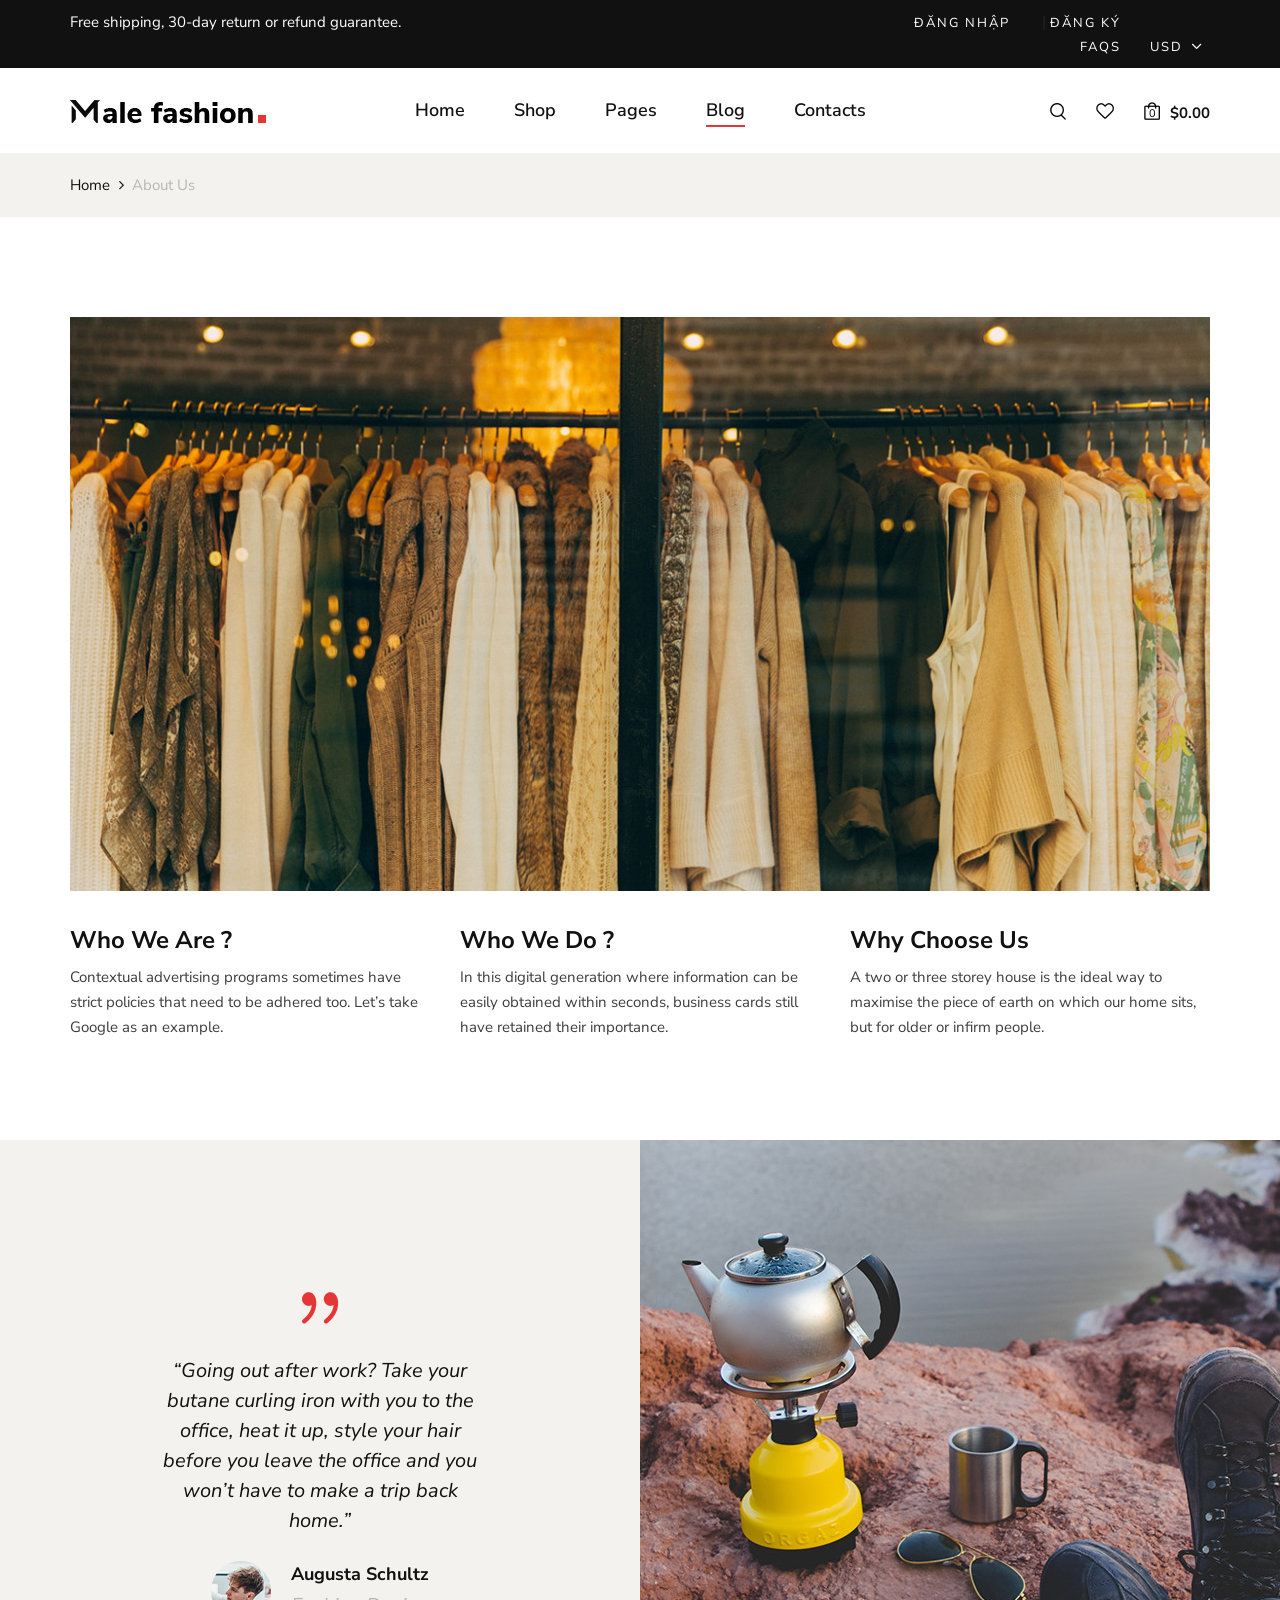
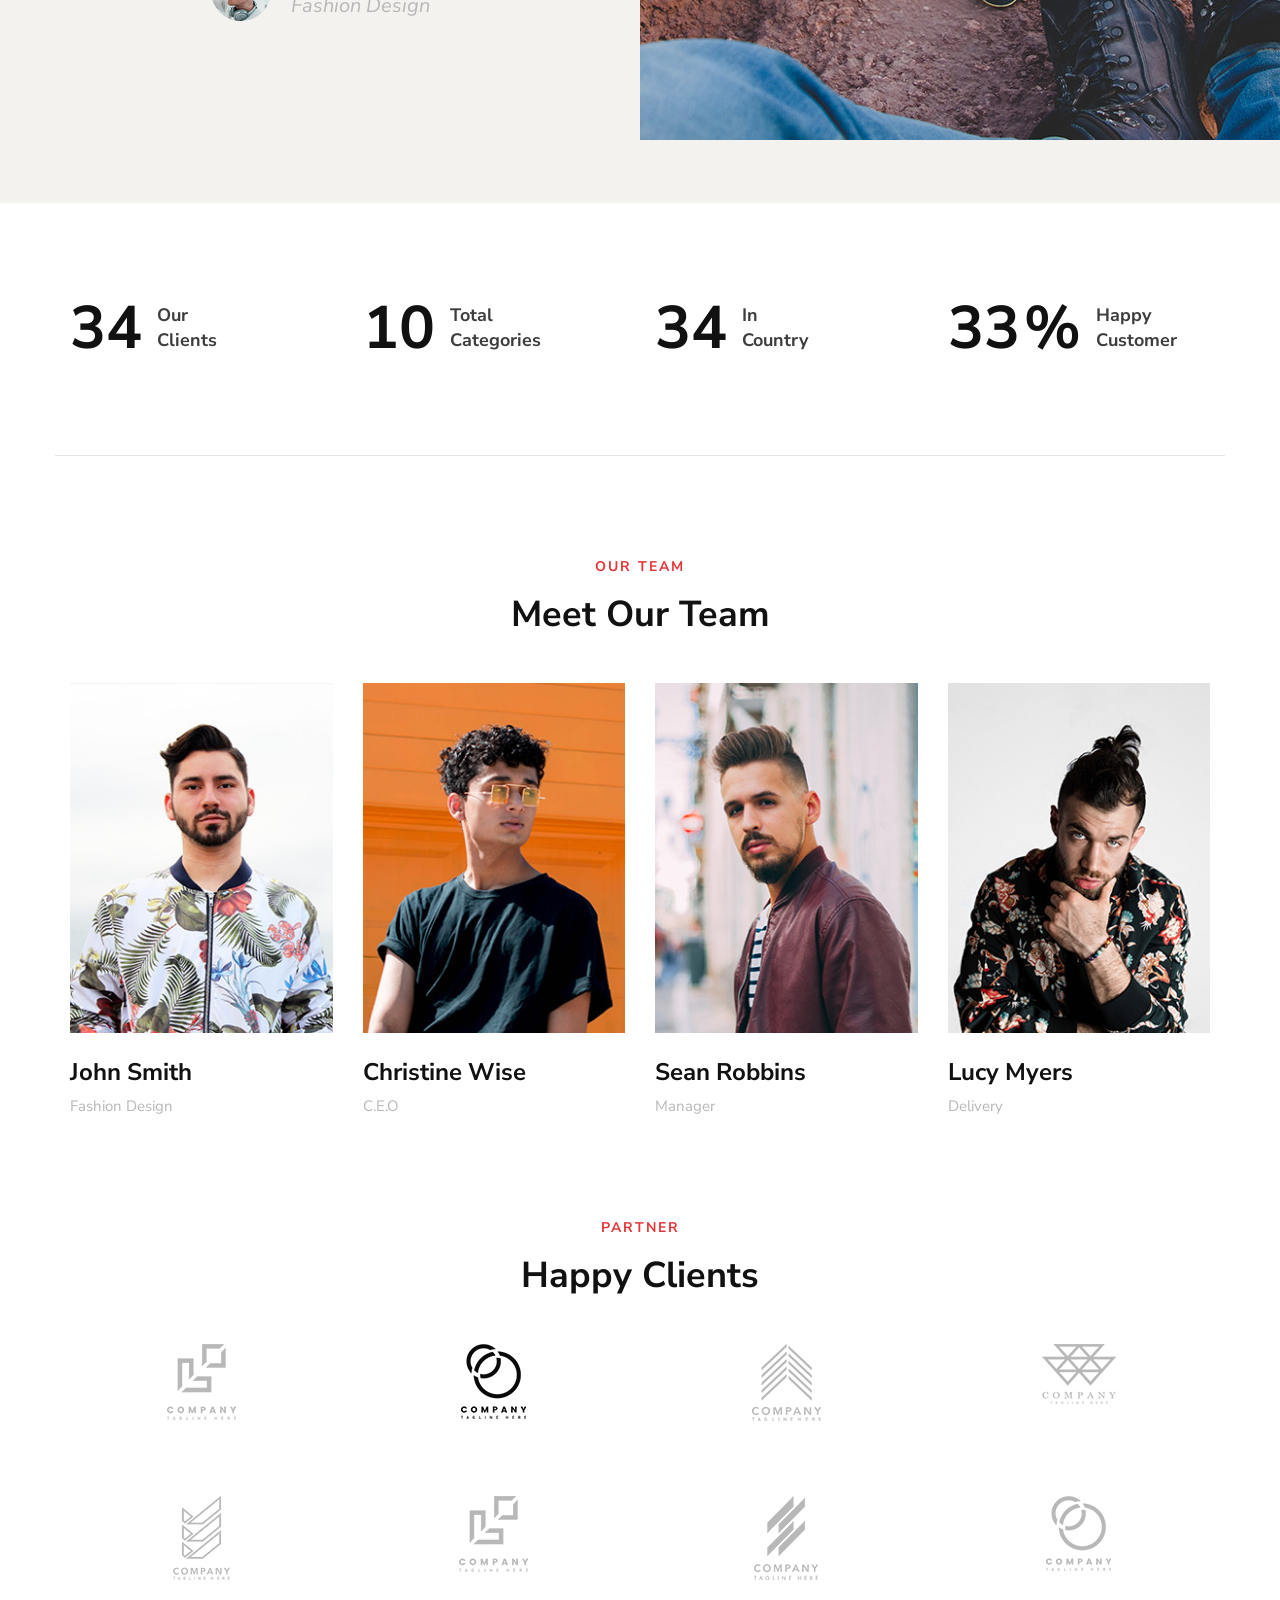
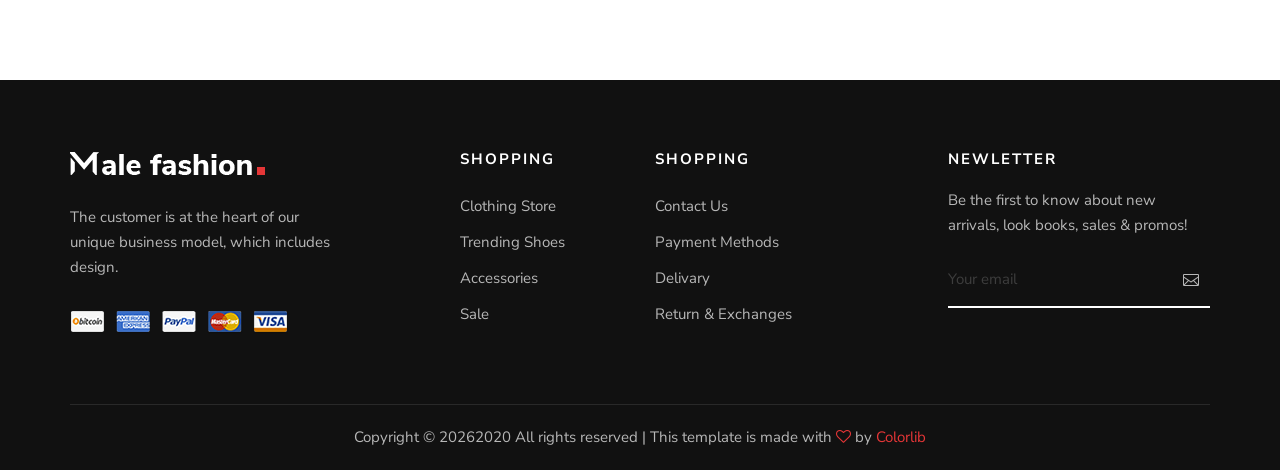
<file: web/about.html>
<!DOCTYPE html>
<html lang="zxx">

<head>
    <meta charset="UTF-8">
    <meta name="description" content="Male_Fashion Template">
    <meta name="keywords" content="Male_Fashion, unica, creative, html">
    <meta name="viewport" content="width=device-width, initial-scale=1.0">
    <meta http-equiv="X-UA-Compatible" content="ie=edge">
    <title>Male-Fashion | Template</title>

    <!-- Google Font -->
    <link href="https://fonts.googleapis.com/css2?family=Nunito+Sans:wght@300;400;600;700;800;900&display=swap"
    rel="stylesheet">

    <!-- Css Styles -->
    <link rel="stylesheet" href="css/bootstrap.min.css" type="text/css">
    <link rel="stylesheet" href="css/font-awesome.min.css" type="text/css">
    <link rel="stylesheet" href="css/elegant-icons.css" type="text/css">
    <link rel="stylesheet" href="css/magnific-popup.css" type="text/css">
    <link rel="stylesheet" href="css/nice-select.css" type="text/css">
    <link rel="stylesheet" href="css/owl.carousel.min.css" type="text/css">
    <link rel="stylesheet" href="css/slicknav.min.css" type="text/css">
    <link rel="stylesheet" href="css/style.css" type="text/css">
</head>

<body>
    <!-- Page Preloder -->
    <div id="preloder">
        <div class="loader"></div>
    </div>

    <!-- Offcanvas Menu Begin -->
    <div class="offcanvas-menu-overlay"></div>
    <div class="offcanvas-menu-wrapper">
        <div class="offcanvas__option">
            <div class="offcanvas__links">
               
  <a href="login.jsp?tab=login">ĐĂNG NHẬP</a>

                <a href="#">FAQs</a>
            </div>
            <div class="offcanvas__top__hover">
                <span>Usd <i class="arrow_carrot-down"></i></span>
                <ul>
                    <li>USD</li>
                    <li>EUR</li>
                    <li>USD</li>
                </ul>
            </div>
        </div>
        <div class="offcanvas__nav__option">
            <a href="#" class="search-switch"><img src="img/icon/search.png" alt=""></a>
            <a href="#"><img src="img/icon/heart.png" alt=""></a>
            <a href="#"><img src="img/icon/cart.png" alt=""> <span>0</span></a>
            <div class="price">$0.00</div>
        </div>
        <div id="mobile-menu-wrap"></div>
        <div class="offcanvas__text">
            <p>Free shipping, 30-day return or refund guarantee.</p>
        </div>
    </div>
    <!-- Offcanvas Menu End -->

    <!-- Header Section Begin -->
    <header class="header">
        <div class="header__top">
            <div class="container">
                <div class="row">
                    <div class="col-lg-6 col-md-7">
                        <div class="header__top__left">
                            <p>Free shipping, 30-day return or refund guarantee.</p>
                        </div>
                    </div>
                    <div class="col-lg-6 col-md-5">
                        <div class="header__top__right">
                            <div class="header__top__links">
                              <div class="header-auth-links">
    <a href="login.jsp?tab=login">Đăng nhập</a>
    <span>|</span>
    <a href="login.jsp?tab=register">Đăng ký</a>
</div>
                                <a href="#">FAQs</a>
                            </div>
                            <div class="header__top__hover">
                                <span>Usd <i class="arrow_carrot-down"></i></span>
                                <ul>
                                    <li>USD</li>
                                    <li>EUR</li>
                                    <li>USD</li>
                                </ul>
                            </div>
                        </div>
                    </div>
                </div>
            </div>
        </div>
        <div class="container">
            <div class="row">
                <div class="col-lg-3 col-md-3">
                    <div class="header__logo">
                        <a href="./index.html"><img src="img/logo.png" alt=""></a>
                    </div>
                </div>
                <div class="col-lg-6 col-md-6">
                    <nav class="header__menu mobile-menu">
                        <ul>
                            <li><a href="./index.html">Home</a></li>
                            <li><a href="./shop.html">Shop</a></li>
                            <li><a href="#">Pages</a>
                                <ul class="dropdown">
                                    <li><a href="./about.html">About Us</a></li>
                                    <li><a href="./shop-details.html">Shop Details</a></li>
                                    <li><a href="./shopping-cart.html">Shopping Cart</a></li>
                                    <li><a href="./checkout.html">Check Out</a></li>
                                    <li><a href="./blog-details.html">Blog Details</a></li>
                                </ul>
                            </li>
                            <li class="active"><a href="./blog.html">Blog</a></li>
                            <li><a href="./contact.html">Contacts</a></li>
                        </ul>
                    </nav>
                </div>
                <div class="col-lg-3 col-md-3">
                    <div class="header__nav__option">
                        <a href="#" class="search-switch"><img src="img/icon/search.png" alt=""></a>
                        <a href="#"><img src="img/icon/heart.png" alt=""></a>
                        <a href="#"><img src="img/icon/cart.png" alt=""> <span>0</span></a>
                        <div class="price">$0.00</div>
                    </div>
                </div>
            </div>
            <div class="canvas__open"><i class="fa fa-bars"></i></div>
        </div>
    </header>
    <!-- Header Section End -->

    <!-- Breadcrumb Section Begin -->
    <section class="breadcrumb-option">
        <div class="container">
            <div class="row">
                <div class="col-lg-12">
                    <div class="breadcrumb__text">
                        <h4>About Us</h4>
                        <div class="breadcrumb__links">
                            <a href="./index.html">Home</a>
                            <span>About Us</span>
                        </div>
                    </div>
                </div>
            </div>
        </div>
    </section>
    <!-- Breadcrumb Section End -->

    <!-- About Section Begin -->
    <section class="about spad">
        <div class="container">
            <div class="row">
                <div class="col-lg-12">
                    <div class="about__pic">
                        <img src="img/about/about-us.jpg" alt="">
                    </div>
                </div>
            </div>
            <div class="row">
                <div class="col-lg-4 col-md-4 col-sm-6">
                    <div class="about__item">
                        <h4>Who We Are ?</h4>
                        <p>Contextual advertising programs sometimes have strict policies that need to be adhered too.
                        Let’s take Google as an example.</p>
                    </div>
                </div>
                <div class="col-lg-4 col-md-4 col-sm-6">
                    <div class="about__item">
                        <h4>Who We Do ?</h4>
                        <p>In this digital generation where information can be easily obtained within seconds, business
                        cards still have retained their importance.</p>
                    </div>
                </div>
                <div class="col-lg-4 col-md-4 col-sm-6">
                    <div class="about__item">
                        <h4>Why Choose Us</h4>
                        <p>A two or three storey house is the ideal way to maximise the piece of earth on which our home
                        sits, but for older or infirm people.</p>
                    </div>
                </div>
            </div>
        </div>
    </section>
    <!-- About Section End -->

    <!-- Testimonial Section Begin -->
    <section class="testimonial">
        <div class="container-fluid">
            <div class="row">
                <div class="col-lg-6 p-0">
                    <div class="testimonial__text">
                        <span class="icon_quotations"></span>
                        <p>“Going out after work? Take your butane curling iron with you to the office, heat it up,
                            style your hair before you leave the office and you won’t have to make a trip back home.”
                        </p>
                        <div class="testimonial__author">
                            <div class="testimonial__author__pic">
                                <img src="img/about/testimonial-author.jpg" alt="">
                            </div>
                            <div class="testimonial__author__text">
                                <h5>Augusta Schultz</h5>
                                <p>Fashion Design</p>
                            </div>
                        </div>
                    </div>
                </div>
                <div class="col-lg-6 p-0">
                    <div class="testimonial__pic set-bg" data-setbg="img/about/testimonial-pic.jpg"></div>
                </div>
            </div>
        </div>
    </section>
    <!-- Testimonial Section End -->

    <!-- Counter Section Begin -->
    <section class="counter spad">
        <div class="container">
            <div class="row">
                <div class="col-lg-3 col-md-6 col-sm-6">
                    <div class="counter__item">
                        <div class="counter__item__number">
                            <h2 class="cn_num">102</h2>
                        </div>
                        <span>Our <br />Clients</span>
                    </div>
                </div>
                <div class="col-lg-3 col-md-6 col-sm-6">
                    <div class="counter__item">
                        <div class="counter__item__number">
                            <h2 class="cn_num">30</h2>
                        </div>
                        <span>Total <br />Categories</span>
                    </div>
                </div>
                <div class="col-lg-3 col-md-6 col-sm-6">
                    <div class="counter__item">
                        <div class="counter__item__number">
                            <h2 class="cn_num">102</h2>
                        </div>
                        <span>In <br />Country</span>
                    </div>
                </div>
                <div class="col-lg-3 col-md-6 col-sm-6">
                    <div class="counter__item">
                        <div class="counter__item__number">
                            <h2 class="cn_num">98</h2>
                            <strong>%</strong>
                        </div>
                        <span>Happy <br />Customer</span>
                    </div>
                </div>
            </div>
        </div>
    </section>
    <!-- Counter Section End -->

    <!-- Team Section Begin -->
    <section class="team spad">
        <div class="container">
            <div class="row">
                <div class="col-lg-12">
                    <div class="section-title">
                        <span>Our Team</span>
                        <h2>Meet Our Team</h2>
                    </div>
                </div>
            </div>
            <div class="row">
                <div class="col-lg-3 col-md-6 col-sm-6">
                    <div class="team__item">
                        <img src="img/about/team-1.jpg" alt="">
                        <h4>John Smith</h4>
                        <span>Fashion Design</span>
                    </div>
                </div>
                <div class="col-lg-3 col-md-6 col-sm-6">
                    <div class="team__item">
                        <img src="img/about/team-2.jpg" alt="">
                        <h4>Christine Wise</h4>
                        <span>C.E.O</span>
                    </div>
                </div>
                <div class="col-lg-3 col-md-6 col-sm-6">
                    <div class="team__item">
                        <img src="img/about/team-3.jpg" alt="">
                        <h4>Sean Robbins</h4>
                        <span>Manager</span>
                    </div>
                </div>
                <div class="col-lg-3 col-md-6 col-sm-6">
                    <div class="team__item">
                        <img src="img/about/team-4.jpg" alt="">
                        <h4>Lucy Myers</h4>
                        <span>Delivery</span>
                    </div>
                </div>
            </div>
        </div>
    </section>
    <!-- Team Section End -->

    <!-- Client Section Begin -->
    <section class="clients spad">
        <div class="container">
            <div class="row">
                <div class="col-lg-12">
                    <div class="section-title">
                        <span>Partner</span>
                        <h2>Happy Clients</h2>
                    </div>
                </div>
            </div>
            <div class="row">
                <div class="col-lg-3 col-md-4 col-sm-4 col-6">
                    <a href="#" class="client__item"><img src="img/clients/client-1.png" alt=""></a>
                </div>
                <div class="col-lg-3 col-md-4 col-sm-4 col-6">
                    <a href="#" class="client__item"><img src="img/clients/client-2.png" alt=""></a>
                </div>
                <div class="col-lg-3 col-md-4 col-sm-4 col-6">
                    <a href="#" class="client__item"><img src="img/clients/client-3.png" alt=""></a>
                </div>
                <div class="col-lg-3 col-md-4 col-sm-4 col-6">
                    <a href="#" class="client__item"><img src="img/clients/client-4.png" alt=""></a>
                </div>
                <div class="col-lg-3 col-md-4 col-sm-4 col-6">
                    <a href="#" class="client__item"><img src="img/clients/client-5.png" alt=""></a>
                </div>
                <div class="col-lg-3 col-md-4 col-sm-4 col-6">
                    <a href="#" class="client__item"><img src="img/clients/client-6.png" alt=""></a>
                </div>
                <div class="col-lg-3 col-md-4 col-sm-4 col-6">
                    <a href="#" class="client__item"><img src="img/clients/client-7.png" alt=""></a>
                </div>
                <div class="col-lg-3 col-md-4 col-sm-4 col-6">
                    <a href="#" class="client__item"><img src="img/clients/client-8.png" alt=""></a>
                </div>
            </div>
        </div>
    </section>
    <!-- Client Section End -->

    <!-- Footer Section Begin -->
    <footer class="footer">
        <div class="container">
            <div class="row">
                <div class="col-lg-3 col-md-6 col-sm-6">
                    <div class="footer__about">
                        <div class="footer__logo">
                            <a href="#"><img src="img/footer-logo.png" alt=""></a>
                        </div>
                        <p>The customer is at the heart of our unique business model, which includes design.</p>
                        <a href="#"><img src="img/payment.png" alt=""></a>
                    </div>
                </div>
                <div class="col-lg-2 offset-lg-1 col-md-3 col-sm-6">
                    <div class="footer__widget">
                        <h6>Shopping</h6>
                        <ul>
                            <li><a href="#">Clothing Store</a></li>
                            <li><a href="#">Trending Shoes</a></li>
                            <li><a href="#">Accessories</a></li>
                            <li><a href="#">Sale</a></li>
                        </ul>
                    </div>
                </div>
                <div class="col-lg-2 col-md-3 col-sm-6">
                    <div class="footer__widget">
                        <h6>Shopping</h6>
                        <ul>
                            <li><a href="#">Contact Us</a></li>
                            <li><a href="#">Payment Methods</a></li>
                            <li><a href="#">Delivary</a></li>
                            <li><a href="#">Return & Exchanges</a></li>
                        </ul>
                    </div>
                </div>
                <div class="col-lg-3 offset-lg-1 col-md-6 col-sm-6">
                    <div class="footer__widget">
                        <h6>NewLetter</h6>
                        <div class="footer__newslatter">
                            <p>Be the first to know about new arrivals, look books, sales & promos!</p>
                            <form action="#">
                                <input type="text" placeholder="Your email">
                                <button type="submit"><span class="icon_mail_alt"></span></button>
                            </form>
                        </div>
                    </div>
                </div>
            </div>
            <div class="row">
                <div class="col-lg-12 text-center">
                    <div class="footer__copyright__text">
                        <!-- Link back to Colorlib can't be removed. Template is licensed under CC BY 3.0. -->
                        <p>Copyright ©
                            <script>
                                document.write(new Date().getFullYear());
                            </script>2020
                            All rights reserved | This template is made with <i class="fa fa-heart-o"
                            aria-hidden="true"></i> by <a href="https://colorlib.com" target="_blank">Colorlib</a>
                        </p>
                        <!-- Link back to Colorlib can't be removed. Template is licensed under CC BY 3.0. -->
                    </div>
                </div>
            </div>
        </div>
    </footer>
    <!-- Footer Section End -->

    <!-- Search Begin -->
    <div class="search-model">
        <div class="h-100 d-flex align-items-center justify-content-center">
            <div class="search-close-switch">+</div>
            <form class="search-model-form">
                <input type="text" id="search-input" placeholder="Search here.....">
            </form>
        </div>
    </div>
    <!-- Search End -->

    <!-- Js Plugins -->
    <script src="js/jquery-3.3.1.min.js"></script>
    <script src="js/bootstrap.min.js"></script>
    <script src="js/jquery.nice-select.min.js"></script>
    <script src="js/jquery.nicescroll.min.js"></script>
    <script src="js/jquery.magnific-popup.min.js"></script>
    <script src="js/jquery.countdown.min.js"></script>
    <script src="js/jquery.slicknav.js"></script>
    <script src="js/mixitup.min.js"></script>
    <script src="js/owl.carousel.min.js"></script>
    <script src="js/main.js"></script>
</body>

</html>
</file>
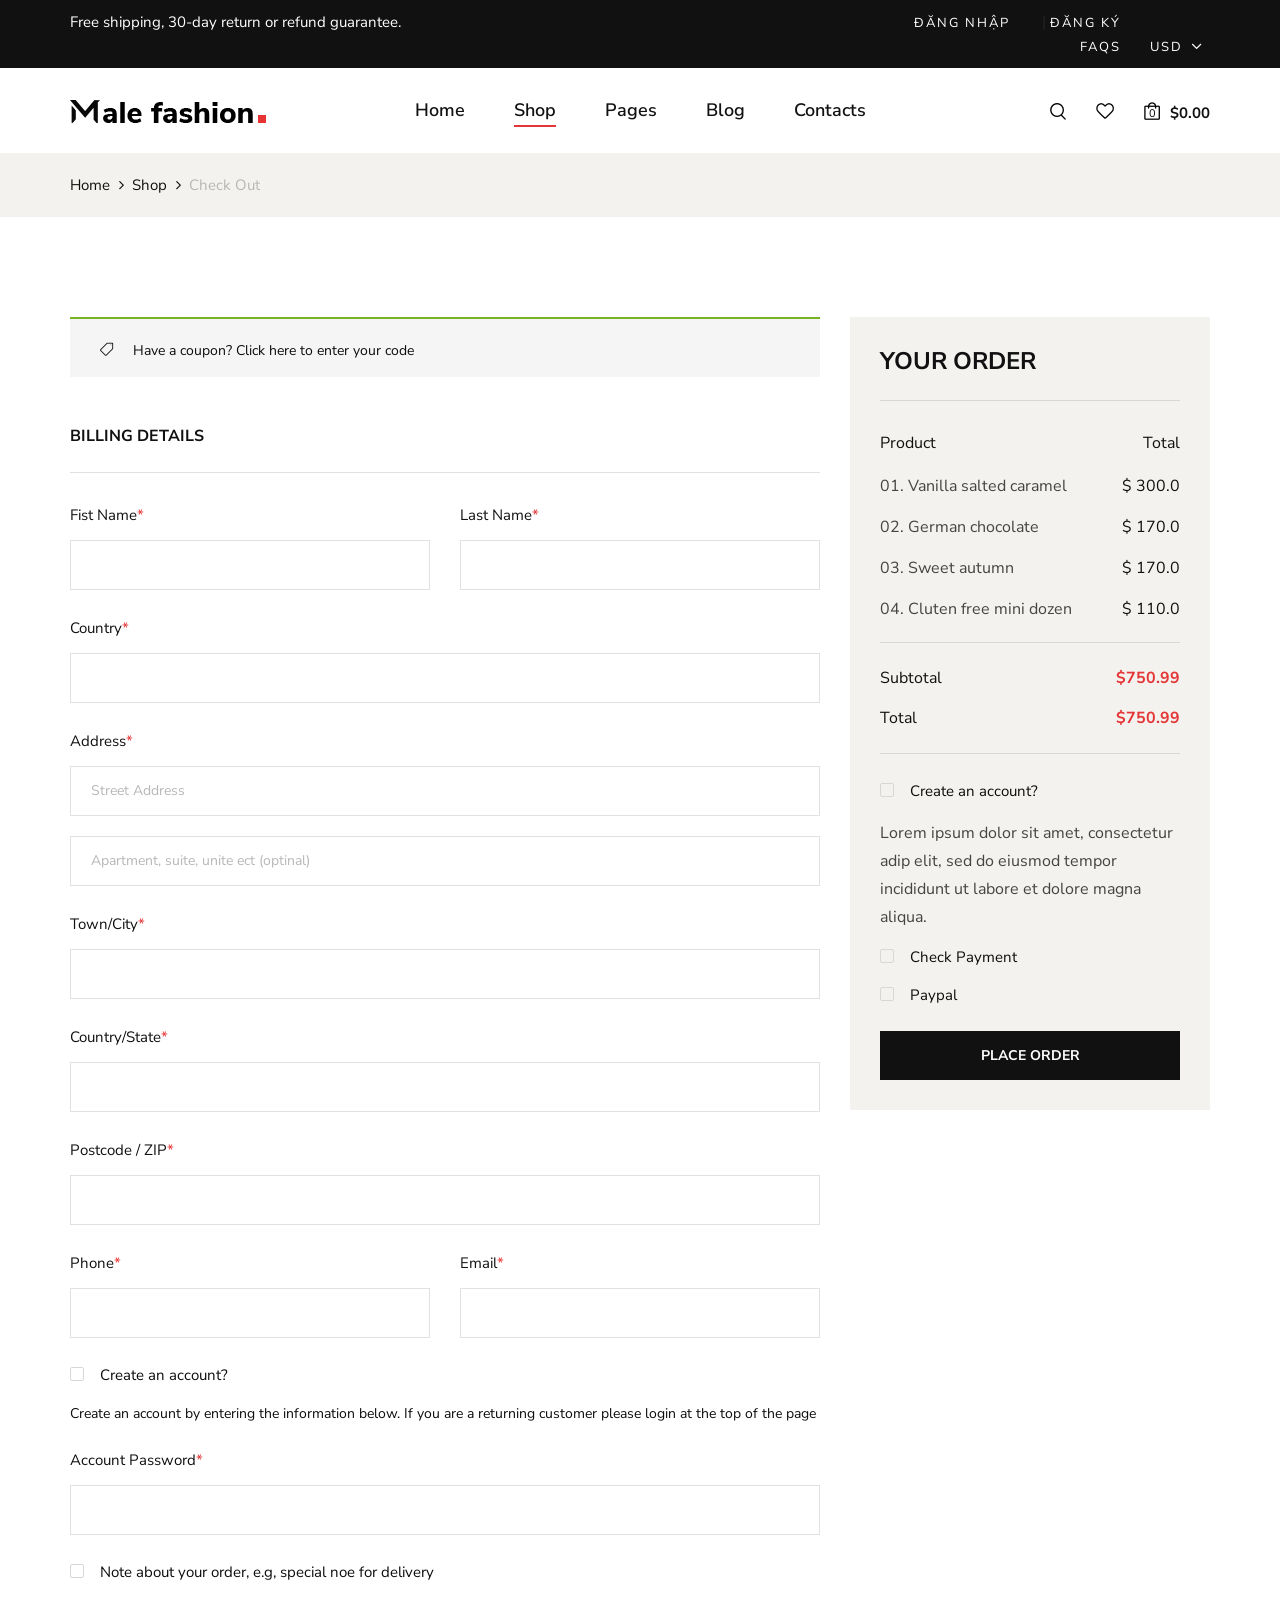
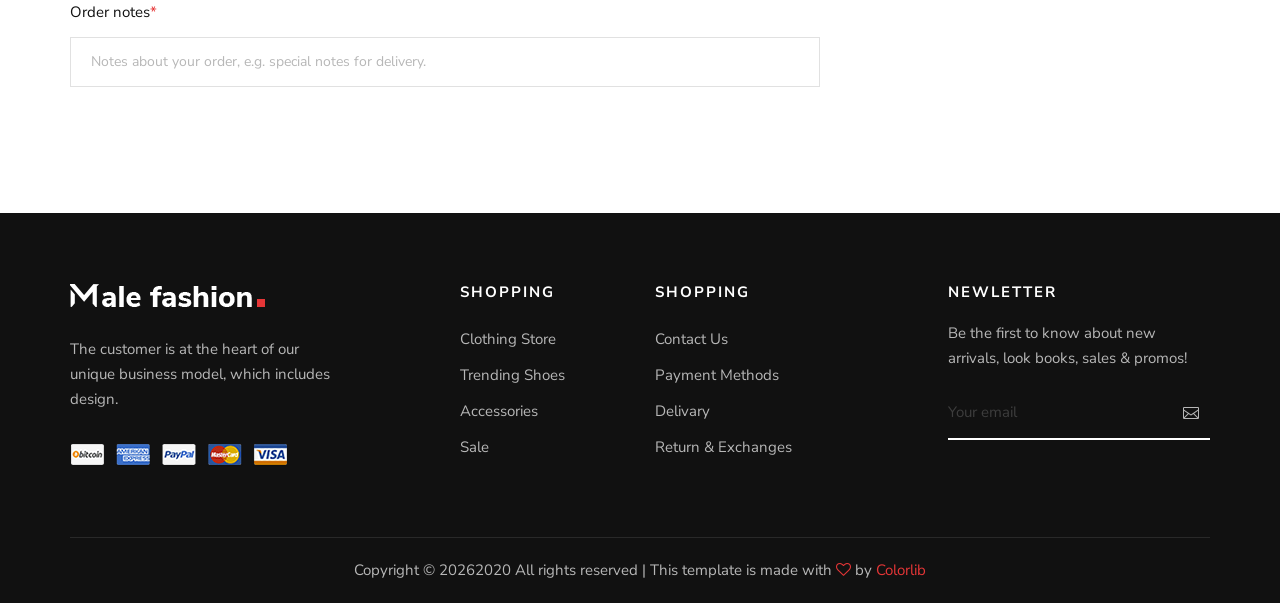
<file: web/checkout.html>
<!DOCTYPE html>
<html lang="zxx">

<head>
    <meta charset="UTF-8">
    <meta name="description" content="Male_Fashion Template">
    <meta name="keywords" content="Male_Fashion, unica, creative, html">
    <meta name="viewport" content="width=device-width, initial-scale=1.0">
    <meta http-equiv="X-UA-Compatible" content="ie=edge">
    <title>Male-Fashion | Template</title>

    <!-- Google Font -->
    <link href="https://fonts.googleapis.com/css2?family=Nunito+Sans:wght@300;400;600;700;800;900&display=swap"
    rel="stylesheet">

    <!-- Css Styles -->
    <link rel="stylesheet" href="css/bootstrap.min.css" type="text/css">
    <link rel="stylesheet" href="css/font-awesome.min.css" type="text/css">
    <link rel="stylesheet" href="css/elegant-icons.css" type="text/css">
    <link rel="stylesheet" href="css/magnific-popup.css" type="text/css">
    <link rel="stylesheet" href="css/nice-select.css" type="text/css">
    <link rel="stylesheet" href="css/owl.carousel.min.css" type="text/css">
    <link rel="stylesheet" href="css/slicknav.min.css" type="text/css">
    <link rel="stylesheet" href="css/style.css" type="text/css">
</head>

<body>
    <!-- Page Preloder -->
    <div id="preloder">
        <div class="loader"></div>
    </div>

    <!-- Offcanvas Menu Begin -->
    <div class="offcanvas-menu-overlay"></div>
    <div class="offcanvas-menu-wrapper">
        <div class="offcanvas__option">
            <div class="offcanvas__links">    
   <a href="login.jsp?tab=login">ĐĂNG NHẬP</a>
                <a href="#">FAQs</a>
            </div>
            <div class="offcanvas__top__hover">
                <span>Usd <i class="arrow_carrot-down"></i></span>
                <ul>
                    <li>USD</li>
                    <li>EUR</li>
                    <li>USD</li>
                </ul>
            </div>
        </div>
        <div class="offcanvas__nav__option">
            <a href="#" class="search-switch"><img src="img/icon/search.png" alt=""></a>
            <a href="#"><img src="img/icon/heart.png" alt=""></a>
            <a href="#"><img src="img/icon/cart.png" alt=""> <span>0</span></a>
            <div class="price">$0.00</div>
        </div>
        <div id="mobile-menu-wrap"></div>
        <div class="offcanvas__text">
            <p>Free shipping, 30-day return or refund guarantee.</p>
        </div>
    </div>
    <!-- Offcanvas Menu End -->

    <!-- Header Section Begin -->
    <header class="header">
        <div class="header__top">
            <div class="container">
                <div class="row">
                    <div class="col-lg-6 col-md-7">
                        <div class="header__top__left">
                            <p>Free shipping, 30-day return or refund guarantee.</p>
                        </div>
                    </div>
                    <div class="col-lg-6 col-md-5">
                        <div class="header__top__right">
                            <div class="header__top__links">
                               <div class="header-auth-links">
    <a href="login.jsp?tab=login">Đăng nhập</a>
    <span>|</span>
    <a href="login.jsp?tab=register">Đăng ký</a>
</div>
                                <a href="#">FAQs</a>
                            </div>
                            <div class="header__top__hover">
                                <span>Usd <i class="arrow_carrot-down"></i></span>
                                <ul>
                                    <li>USD</li>
                                    <li>EUR</li>
                                    <li>USD</li>
                                </ul>
                            </div>
                        </div>
                    </div>
                </div>
            </div>
        </div>
        <div class="container">
            <div class="row">
                <div class="col-lg-3 col-md-3">
                    <div class="header__logo">
                        <a href="./index.html"><img src="img/logo.png" alt=""></a>
                    </div>
                </div>
                <div class="col-lg-6 col-md-6">
                    <nav class="header__menu mobile-menu">
                        <ul>
                            <li><a href="./index.html">Home</a></li>
                            <li class="active"><a href="./shop.html">Shop</a></li>
                            <li><a href="#">Pages</a>
                                <ul class="dropdown">
                                    <li><a href="./about.html">About Us</a></li>
                                    <li><a href="./shop-details.html">Shop Details</a></li>
                                    <li><a href="./shopping-cart.html">Shopping Cart</a></li>
                                    <li><a href="./checkout.html">Check Out</a></li>
                                    <li><a href="./blog-details.html">Blog Details</a></li>
                                </ul>
                            </li>
                            <li><a href="./blog.html">Blog</a></li>
                            <li><a href="./contact.html">Contacts</a></li>
                        </ul>
                    </nav>
                </div>
                <div class="col-lg-3 col-md-3">
                    <div class="header__nav__option">
                        <a href="#" class="search-switch"><img src="img/icon/search.png" alt=""></a>
                        <a href="#"><img src="img/icon/heart.png" alt=""></a>
                        <a href="#"><img src="img/icon/cart.png" alt=""> <span>0</span></a>
                        <div class="price">$0.00</div>
                    </div>
                </div>
            </div>
            <div class="canvas__open"><i class="fa fa-bars"></i></div>
        </div>
    </header>
    <!-- Header Section End -->

    <!-- Breadcrumb Section Begin -->
    <section class="breadcrumb-option">
        <div class="container">
            <div class="row">
                <div class="col-lg-12">
                    <div class="breadcrumb__text">
                        <h4>Check Out</h4>
                        <div class="breadcrumb__links">
                            <a href="./index.html">Home</a>
                            <a href="./shop.html">Shop</a>
                            <span>Check Out</span>
                        </div>
                    </div>
                </div>
            </div>
        </div>
    </section>
    <!-- Breadcrumb Section End -->

    <!-- Checkout Section Begin -->
    <section class="checkout spad">
        <div class="container">
            <div class="checkout__form">
                <form action="#">
                    <div class="row">
                        <div class="col-lg-8 col-md-6">
                            <h6 class="coupon__code"><span class="icon_tag_alt"></span> Have a coupon? <a href="#">Click
                            here</a> to enter your code</h6>
                            <h6 class="checkout__title">Billing Details</h6>
                            <div class="row">
                                <div class="col-lg-6">
                                    <div class="checkout__input">
                                        <p>Fist Name<span>*</span></p>
                                        <input type="text">
                                    </div>
                                </div>
                                <div class="col-lg-6">
                                    <div class="checkout__input">
                                        <p>Last Name<span>*</span></p>
                                        <input type="text">
                                    </div>
                                </div>
                            </div>
                            <div class="checkout__input">
                                <p>Country<span>*</span></p>
                                <input type="text">
                            </div>
                            <div class="checkout__input">
                                <p>Address<span>*</span></p>
                                <input type="text" placeholder="Street Address" class="checkout__input__add">
                                <input type="text" placeholder="Apartment, suite, unite ect (optinal)">
                            </div>
                            <div class="checkout__input">
                                <p>Town/City<span>*</span></p>
                                <input type="text">
                            </div>
                            <div class="checkout__input">
                                <p>Country/State<span>*</span></p>
                                <input type="text">
                            </div>
                            <div class="checkout__input">
                                <p>Postcode / ZIP<span>*</span></p>
                                <input type="text">
                            </div>
                            <div class="row">
                                <div class="col-lg-6">
                                    <div class="checkout__input">
                                        <p>Phone<span>*</span></p>
                                        <input type="text">
                                    </div>
                                </div>
                                <div class="col-lg-6">
                                    <div class="checkout__input">
                                        <p>Email<span>*</span></p>
                                        <input type="text">
                                    </div>
                                </div>
                            </div>
                            <div class="checkout__input__checkbox">
                                <label for="acc">
                                    Create an account?
                                    <input type="checkbox" id="acc">
                                    <span class="checkmark"></span>
                                </label>
                                <p>Create an account by entering the information below. If you are a returning customer
                                please login at the top of the page</p>
                            </div>
                            <div class="checkout__input">
                                <p>Account Password<span>*</span></p>
                                <input type="text">
                            </div>
                            <div class="checkout__input__checkbox">
                                <label for="diff-acc">
                                    Note about your order, e.g, special noe for delivery
                                    <input type="checkbox" id="diff-acc">
                                    <span class="checkmark"></span>
                                </label>
                            </div>
                            <div class="checkout__input">
                                <p>Order notes<span>*</span></p>
                                <input type="text"
                                placeholder="Notes about your order, e.g. special notes for delivery.">
                            </div>
                        </div>
                        <div class="col-lg-4 col-md-6">
                            <div class="checkout__order">
                                <h4 class="order__title">Your order</h4>
                                <div class="checkout__order__products">Product <span>Total</span></div>
                                <ul class="checkout__total__products">
                                    <li>01. Vanilla salted caramel <span>$ 300.0</span></li>
                                    <li>02. German chocolate <span>$ 170.0</span></li>
                                    <li>03. Sweet autumn <span>$ 170.0</span></li>
                                    <li>04. Cluten free mini dozen <span>$ 110.0</span></li>
                                </ul>
                                <ul class="checkout__total__all">
                                    <li>Subtotal <span>$750.99</span></li>
                                    <li>Total <span>$750.99</span></li>
                                </ul>
                                <div class="checkout__input__checkbox">
                                    <label for="acc-or">
                                        Create an account?
                                        <input type="checkbox" id="acc-or">
                                        <span class="checkmark"></span>
                                    </label>
                                </div>
                                <p>Lorem ipsum dolor sit amet, consectetur adip elit, sed do eiusmod tempor incididunt
                                ut labore et dolore magna aliqua.</p>
                                <div class="checkout__input__checkbox">
                                    <label for="payment">
                                        Check Payment
                                        <input type="checkbox" id="payment">
                                        <span class="checkmark"></span>
                                    </label>
                                </div>
                                <div class="checkout__input__checkbox">
                                    <label for="paypal">
                                        Paypal
                                        <input type="checkbox" id="paypal">
                                        <span class="checkmark"></span>
                                    </label>
                                </div>
                                <button type="submit" class="site-btn">PLACE ORDER</button>
                            </div>
                        </div>
                    </div>
                </form>
            </div>
        </div>
    </section>
    <!-- Checkout Section End -->

    <!-- Footer Section Begin -->
    <footer class="footer">
        <div class="container">
            <div class="row">
                <div class="col-lg-3 col-md-6 col-sm-6">
                    <div class="footer__about">
                        <div class="footer__logo">
                            <a href="#"><img src="img/footer-logo.png" alt=""></a>
                        </div>
                        <p>The customer is at the heart of our unique business model, which includes design.</p>
                        <a href="#"><img src="img/payment.png" alt=""></a>
                    </div>
                </div>
                <div class="col-lg-2 offset-lg-1 col-md-3 col-sm-6">
                    <div class="footer__widget">
                        <h6>Shopping</h6>
                        <ul>
                            <li><a href="#">Clothing Store</a></li>
                            <li><a href="#">Trending Shoes</a></li>
                            <li><a href="#">Accessories</a></li>
                            <li><a href="#">Sale</a></li>
                        </ul>
                    </div>
                </div>
                <div class="col-lg-2 col-md-3 col-sm-6">
                    <div class="footer__widget">
                        <h6>Shopping</h6>
                        <ul>
                            <li><a href="#">Contact Us</a></li>
                            <li><a href="#">Payment Methods</a></li>
                            <li><a href="#">Delivary</a></li>
                            <li><a href="#">Return & Exchanges</a></li>
                        </ul>
                    </div>
                </div>
                <div class="col-lg-3 offset-lg-1 col-md-6 col-sm-6">
                    <div class="footer__widget">
                        <h6>NewLetter</h6>
                        <div class="footer__newslatter">
                            <p>Be the first to know about new arrivals, look books, sales & promos!</p>
                            <form action="#">
                                <input type="text" placeholder="Your email">
                                <button type="submit"><span class="icon_mail_alt"></span></button>
                            </form>
                        </div>
                    </div>
                </div>
            </div>
            <div class="row">
                <div class="col-lg-12 text-center">
                    <div class="footer__copyright__text">
                        <!-- Link back to Colorlib can't be removed. Template is licensed under CC BY 3.0. -->
                        <p>Copyright ©
                            <script>
                                document.write(new Date().getFullYear());
                            </script>2020
                            All rights reserved | This template is made with <i class="fa fa-heart-o"
                            aria-hidden="true"></i> by <a href="https://colorlib.com" target="_blank">Colorlib</a>
                        </p>
                        <!-- Link back to Colorlib can't be removed. Template is licensed under CC BY 3.0. -->
                    </div>
                </div>
            </div>
        </div>
    </footer>
    <!-- Footer Section End -->

    <!-- Search Begin -->
    <div class="search-model">
        <div class="h-100 d-flex align-items-center justify-content-center">
            <div class="search-close-switch">+</div>
            <form class="search-model-form">
                <input type="text" id="search-input" placeholder="Search here.....">
            </form>
        </div>
    </div>
    <!-- Search End -->

    <!-- Js Plugins -->
    <script src="js/jquery-3.3.1.min.js"></script>
    <script src="js/bootstrap.min.js"></script>
    <script src="js/jquery.nice-select.min.js"></script>
    <script src="js/jquery.nicescroll.min.js"></script>
    <script src="js/jquery.magnific-popup.min.js"></script>
    <script src="js/jquery.countdown.min.js"></script>
    <script src="js/jquery.slicknav.js"></script>
    <script src="js/mixitup.min.js"></script>
    <script src="js/owl.carousel.min.js"></script>
    <script src="js/main.js"></script>
</body>

</html>
</file>
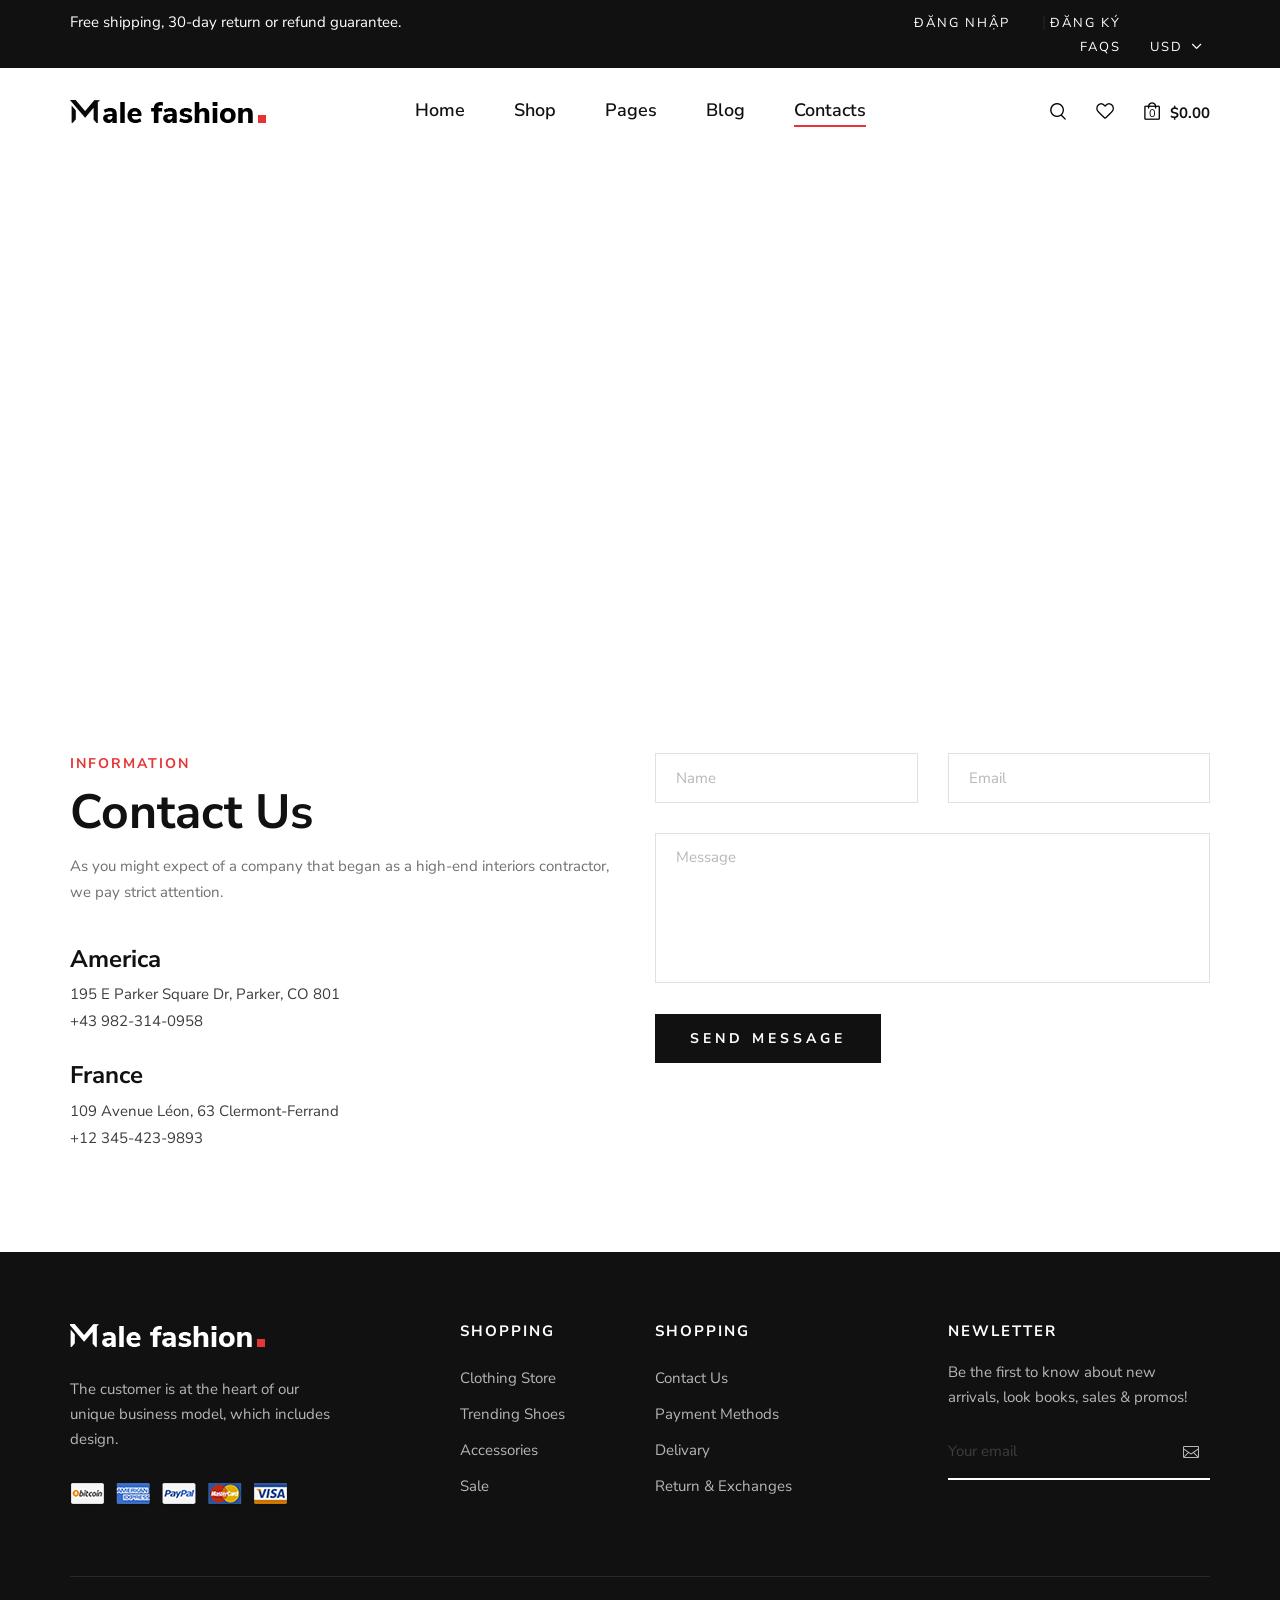
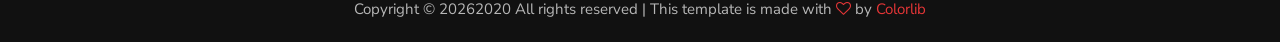
<file: web/contact.html>
<!DOCTYPE html>
<html lang="zxx">

<head>
    <meta charset="UTF-8">
    <meta name="description" content="Male_Fashion Template">
    <meta name="keywords" content="Male_Fashion, unica, creative, html">
    <meta name="viewport" content="width=device-width, initial-scale=1.0">
    <meta http-equiv="X-UA-Compatible" content="ie=edge">
    <title>Male-Fashion | Template</title>

    <!-- Google Font -->
    <link href="https://fonts.googleapis.com/css2?family=Nunito+Sans:wght@300;400;600;700;800;900&display=swap"
        rel="stylesheet">

    <!-- Css Styles -->
    <link rel="stylesheet" href="css/bootstrap.min.css" type="text/css">
    <link rel="stylesheet" href="css/font-awesome.min.css" type="text/css">
    <link rel="stylesheet" href="css/elegant-icons.css" type="text/css">
    <link rel="stylesheet" href="css/magnific-popup.css" type="text/css">
    <link rel="stylesheet" href="css/nice-select.css" type="text/css">
    <link rel="stylesheet" href="css/owl.carousel.min.css" type="text/css">
    <link rel="stylesheet" href="css/slicknav.min.css" type="text/css">
    <link rel="stylesheet" href="css/style.css" type="text/css">
</head>

<body>
    <!-- Page Preloder -->
    <div id="preloder">
        <div class="loader"></div>
    </div>

    <!-- Offcanvas Menu Begin -->
    <div class="offcanvas-menu-overlay"></div>
    <div class="offcanvas-menu-wrapper">
        <div class="offcanvas__option">
            <div class="offcanvas__links">

   <a href="login.jsp?tab=login">ĐĂNG NHẬP</a>

                <a href="#">FAQs</a>
            </div>
            <div class="offcanvas__top__hover">
                <span>Usd <i class="arrow_carrot-down"></i></span>
                <ul>
                    <li>USD</li>
                    <li>EUR</li>
                    <li>USD</li>
                </ul>
            </div>
        </div>
        <div class="offcanvas__nav__option">
            <a href="#" class="search-switch"><img src="img/icon/search.png" alt=""></a>
            <a href="#"><img src="img/icon/heart.png" alt=""></a>
            <a href="#"><img src="img/icon/cart.png" alt=""> <span>0</span></a>
            <div class="price">$0.00</div>
        </div>
        <div id="mobile-menu-wrap"></div>
        <div class="offcanvas__text">
            <p>Free shipping, 30-day return or refund guarantee.</p>
        </div>
    </div>
    <!-- Offcanvas Menu End -->

    <!-- Header Section Begin -->
    <header class="header">
        <div class="header__top">
            <div class="container">
                <div class="row">
                    <div class="col-lg-6 col-md-7">
                        <div class="header__top__left">
                            <p>Free shipping, 30-day return or refund guarantee.</p>
                        </div>
                    </div>
                    <div class="col-lg-6 col-md-5">
                        <div class="header__top__right">
                            <div class="header__top__links">
                                <div class="header-auth-links">
    <a href="login.jsp?tab=login">Đăng nhập</a>
    <span>|</span>
    <a href="login.jsp?tab=register">Đăng ký</a>
</div>
                                <a href="#">FAQs</a>
                            </div>
                            <div class="header__top__hover">
                                <span>Usd <i class="arrow_carrot-down"></i></span>
                                <ul>
                                    <li>USD</li>
                                    <li>EUR</li>
                                    <li>USD</li>
                                </ul>
                            </div>
                        </div>
                    </div>
                </div>
            </div>
        </div>
        <div class="container">
            <div class="row">
                <div class="col-lg-3 col-md-3">
                    <div class="header__logo">
                        <a href="./index.html"><img src="img/logo.png" alt=""></a>
                    </div>
                </div>
                <div class="col-lg-6 col-md-6">
                    <nav class="header__menu mobile-menu">
                        <ul>
                            <li><a href="./index.html">Home</a></li>
                            <li><a href="./shop.html">Shop</a></li>
                            <li><a href="#">Pages</a>
                                <ul class="dropdown">
                                    <li><a href="./about.html">About Us</a></li>
                                    <li><a href="./shop-details.html">Shop Details</a></li>
                                    <li><a href="./shopping-cart.html">Shopping Cart</a></li>
                                    <li><a href="./checkout.html">Check Out</a></li>
                                    <li><a href="./blog-details.html">Blog Details</a></li>
                                </ul>
                            </li>
                            <li><a href="./blog.html">Blog</a></li>
                            <li class="active"><a href="./contact.html">Contacts</a></li>
                        </ul>
                    </nav>
                </div>
                <div class="col-lg-3 col-md-3">
                    <div class="header__nav__option">
                        <a href="#" class="search-switch"><img src="img/icon/search.png" alt=""></a>
                        <a href="#"><img src="img/icon/heart.png" alt=""></a>
                        <a href="#"><img src="img/icon/cart.png" alt=""> <span>0</span></a>
                        <div class="price">$0.00</div>
                    </div>
                </div>
            </div>
            <div class="canvas__open"><i class="fa fa-bars"></i></div>
        </div>
    </header>
    <!-- Header Section End -->

    <!-- Map Begin -->
    <div class="map">
        <iframe src="https://www.google.com/maps/embed?pb=!1m18!1m12!1m3!1d111551.9926412813!2d-90.27317134641879!3d38.606612219170856!2m3!1f0!2f0!3f0!3m2!1i1024!2i768!4f13.1!3m3!1m2!1s0x54eab584e432360b%3A0x1c3bb99243deb742!2sUnited%20States!5e0!3m2!1sen!2sbd!4v1597926938024!5m2!1sen!2sbd" height="500" style="border:0;" allowfullscreen="" aria-hidden="false" tabindex="0"></iframe>
    </div>
    <!-- Map End -->

    <!-- Contact Section Begin -->
    <section class="contact spad">
        <div class="container">
            <div class="row">
                <div class="col-lg-6 col-md-6">
                    <div class="contact__text">
                        <div class="section-title">
                            <span>Information</span>
                            <h2>Contact Us</h2>
                            <p>As you might expect of a company that began as a high-end interiors contractor, we pay
                                strict attention.</p>
                        </div>
                        <ul>
                            <li>
                                <h4>America</h4>
                                <p>195 E Parker Square Dr, Parker, CO 801 <br />+43 982-314-0958</p>
                            </li>
                            <li>
                                <h4>France</h4>
                                <p>109 Avenue Léon, 63 Clermont-Ferrand <br />+12 345-423-9893</p>
                            </li>
                        </ul>
                    </div>
                </div>
                <div class="col-lg-6 col-md-6">
                    <div class="contact__form">
                        <form action="#">
                            <div class="row">
                                <div class="col-lg-6">
                                    <input type="text" placeholder="Name">
                                </div>
                                <div class="col-lg-6">
                                    <input type="text" placeholder="Email">
                                </div>
                                <div class="col-lg-12">
                                    <textarea placeholder="Message"></textarea>
                                    <button type="submit" class="site-btn">Send Message</button>
                                </div>
                            </div>
                        </form>
                    </div>
                </div>
            </div>
        </div>
    </section>
    <!-- Contact Section End -->

    <!-- Footer Section Begin -->
    <footer class="footer">
        <div class="container">
            <div class="row">
                <div class="col-lg-3 col-md-6 col-sm-6">
                    <div class="footer__about">
                        <div class="footer__logo">
                            <a href="#"><img src="img/footer-logo.png" alt=""></a>
                        </div>
                        <p>The customer is at the heart of our unique business model, which includes design.</p>
                        <a href="#"><img src="img/payment.png" alt=""></a>
                    </div>
                </div>
                <div class="col-lg-2 offset-lg-1 col-md-3 col-sm-6">
                    <div class="footer__widget">
                        <h6>Shopping</h6>
                        <ul>
                            <li><a href="#">Clothing Store</a></li>
                            <li><a href="#">Trending Shoes</a></li>
                            <li><a href="#">Accessories</a></li>
                            <li><a href="#">Sale</a></li>
                        </ul>
                    </div>
                </div>
                <div class="col-lg-2 col-md-3 col-sm-6">
                    <div class="footer__widget">
                        <h6>Shopping</h6>
                        <ul>
                            <li><a href="#">Contact Us</a></li>
                            <li><a href="#">Payment Methods</a></li>
                            <li><a href="#">Delivary</a></li>
                            <li><a href="#">Return & Exchanges</a></li>
                        </ul>
                    </div>
                </div>
                <div class="col-lg-3 offset-lg-1 col-md-6 col-sm-6">
                    <div class="footer__widget">
                        <h6>NewLetter</h6>
                        <div class="footer__newslatter">
                            <p>Be the first to know about new arrivals, look books, sales & promos!</p>
                            <form action="#">
                                <input type="text" placeholder="Your email">
                                <button type="submit"><span class="icon_mail_alt"></span></button>
                            </form>
                        </div>
                    </div>
                </div>
            </div>
            <div class="row">
                <div class="col-lg-12 text-center">
                    <div class="footer__copyright__text">
                        <!-- Link back to Colorlib can't be removed. Template is licensed under CC BY 3.0. -->
                        <p>Copyright ©
                            <script>
                                document.write(new Date().getFullYear());
                            </script>2020
                            All rights reserved | This template is made with <i class="fa fa-heart-o"
                                aria-hidden="true"></i> by <a href="https://colorlib.com" target="_blank">Colorlib</a>
                        </p>
                        <!-- Link back to Colorlib can't be removed. Template is licensed under CC BY 3.0. -->
                    </div>
                </div>
            </div>
        </div>
    </footer>
    <!-- Footer Section End -->

    <!-- Search Begin -->
    <div class="search-model">
        <div class="h-100 d-flex align-items-center justify-content-center">
            <div class="search-close-switch">+</div>
            <form class="search-model-form">
                <input type="text" id="search-input" placeholder="Search here.....">
            </form>
        </div>
    </div>
    <!-- Search End -->

    <!-- Js Plugins -->
    <script src="js/jquery-3.3.1.min.js"></script>
    <script src="js/bootstrap.min.js"></script>
    <script src="js/jquery.nice-select.min.js"></script>
    <script src="js/jquery.nicescroll.min.js"></script>
    <script src="js/jquery.magnific-popup.min.js"></script>
    <script src="js/jquery.countdown.min.js"></script>
    <script src="js/jquery.slicknav.js"></script>
    <script src="js/mixitup.min.js"></script>
    <script src="js/owl.carousel.min.js"></script>
    <script src="js/main.js"></script>
</body>

</html>
</file>
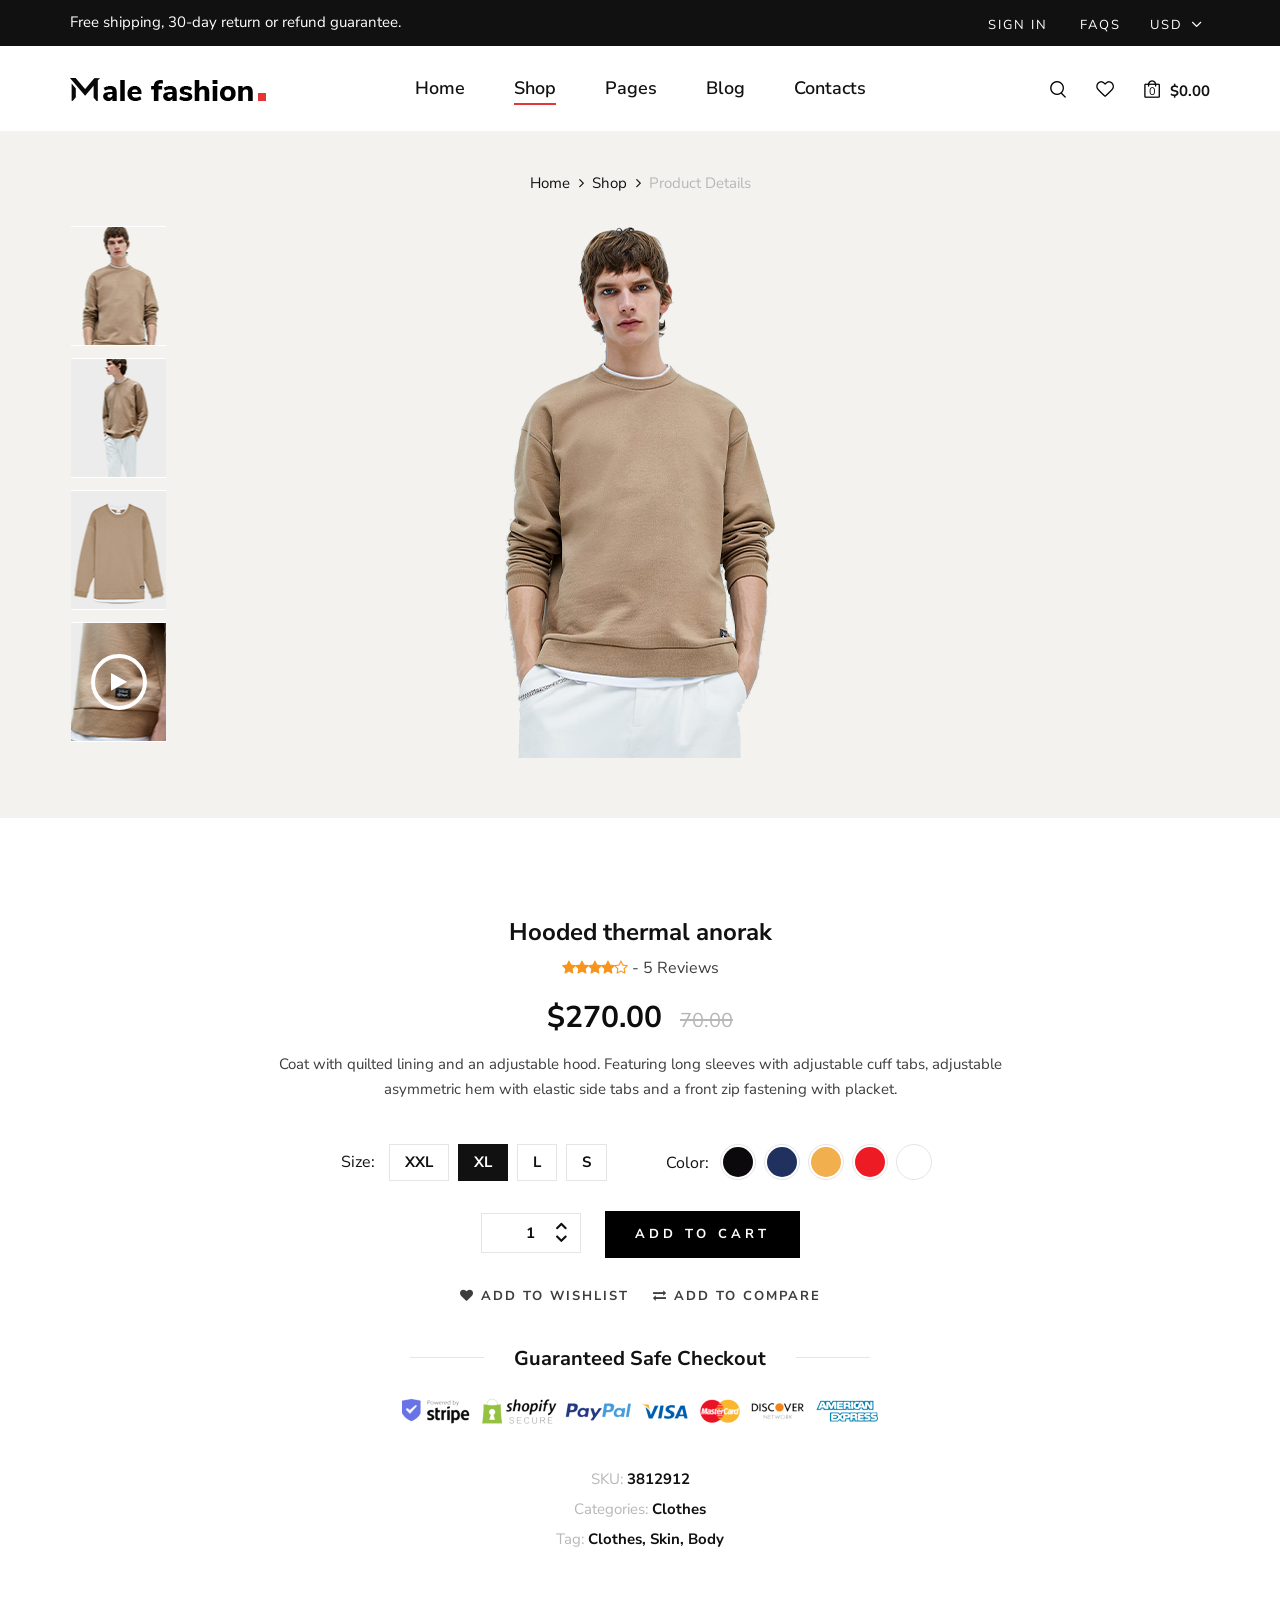
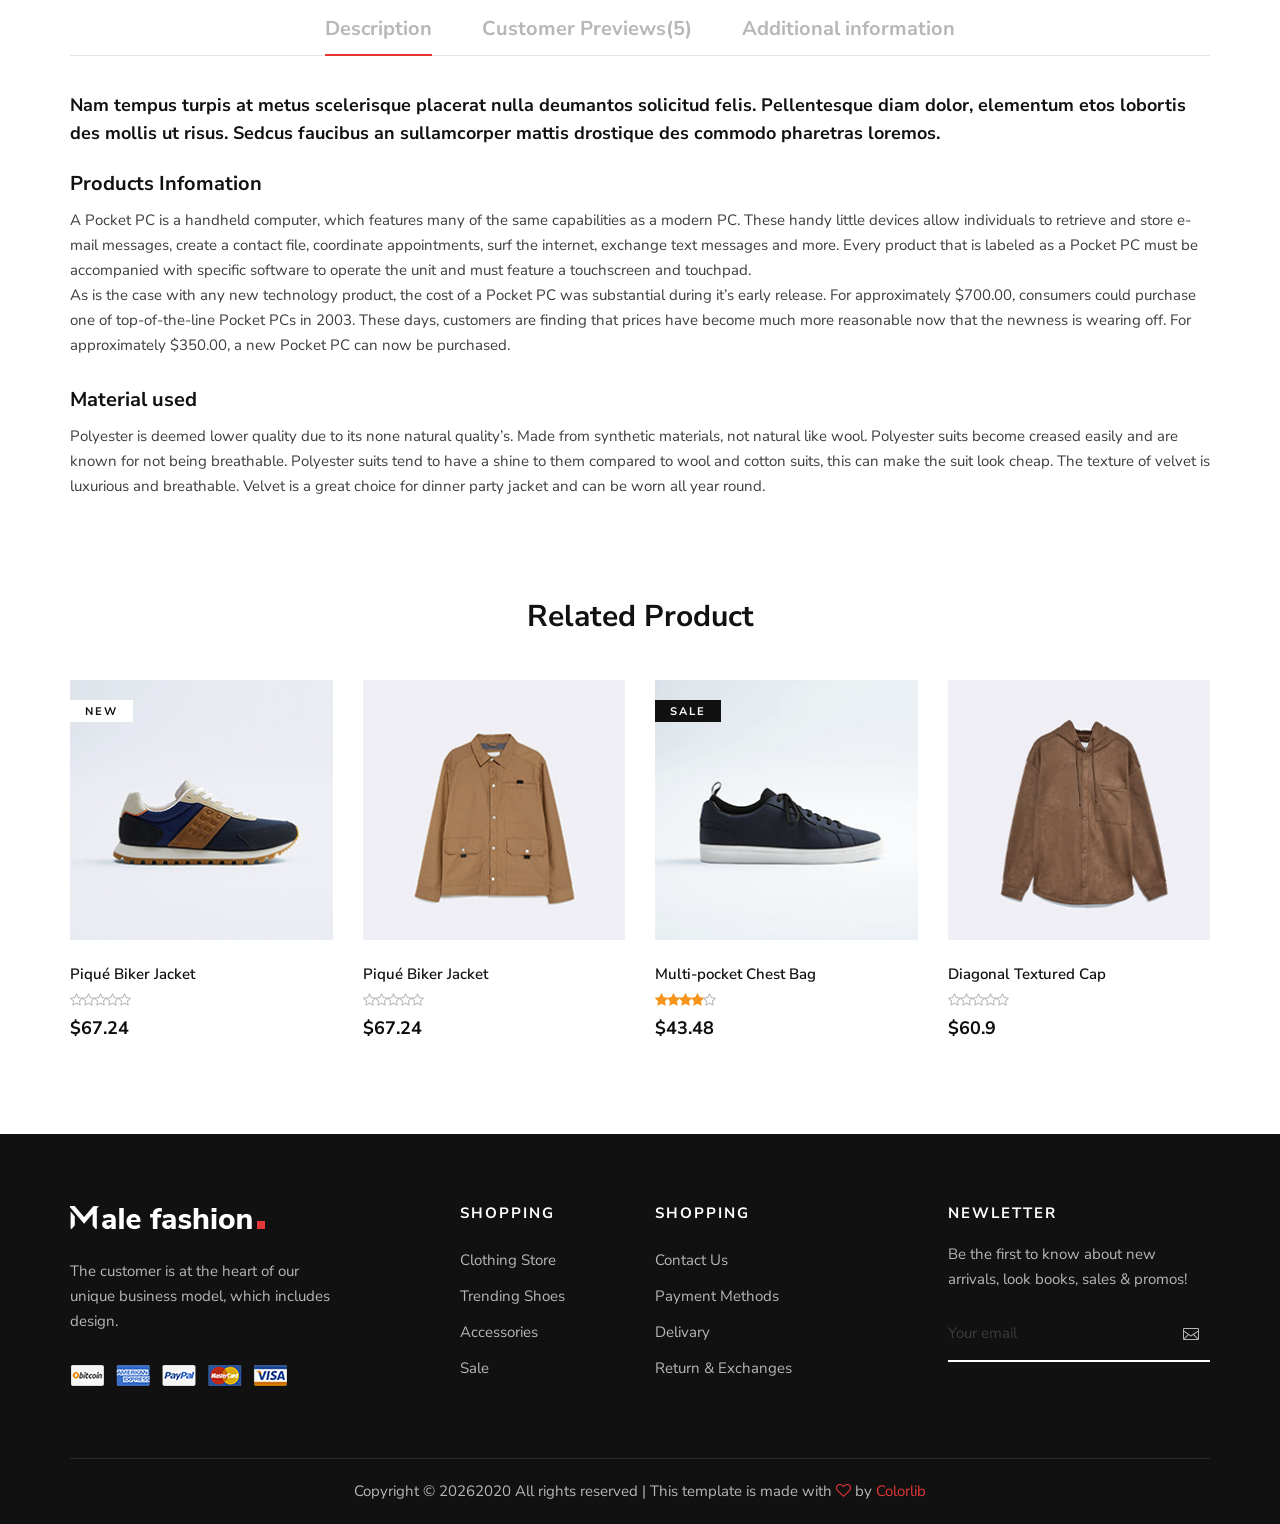
<file: web/shop-details.html>
<!DOCTYPE html>
<html lang="zxx">

<head>
    <meta charset="UTF-8">
    <meta name="description" content="Male_Fashion Template">
    <meta name="keywords" content="Male_Fashion, unica, creative, html">
    <meta name="viewport" content="width=device-width, initial-scale=1.0">
    <meta http-equiv="X-UA-Compatible" content="ie=edge">
    <title>Male-Fashion | Template</title>

    <!-- Google Font -->
    <link href="https://fonts.googleapis.com/css2?family=Nunito+Sans:wght@300;400;600;700;800;900&display=swap"
    rel="stylesheet">

    <!-- Css Styles -->
    <link rel="stylesheet" href="css/bootstrap.min.css" type="text/css">
    <link rel="stylesheet" href="css/font-awesome.min.css" type="text/css">
    <link rel="stylesheet" href="css/elegant-icons.css" type="text/css">
    <link rel="stylesheet" href="css/magnific-popup.css" type="text/css">
    <link rel="stylesheet" href="css/nice-select.css" type="text/css">
    <link rel="stylesheet" href="css/owl.carousel.min.css" type="text/css">
    <link rel="stylesheet" href="css/slicknav.min.css" type="text/css">
    <link rel="stylesheet" href="css/style.css" type="text/css">
</head>

<body>
    <!-- Page Preloder -->
    <div id="preloder">
        <div class="loader"></div>
    </div>

    <!-- Offcanvas Menu Begin -->
    <div class="offcanvas-menu-overlay"></div>
    <div class="offcanvas-menu-wrapper">
        <div class="offcanvas__option">
            <div class="offcanvas__links">
               <a href="login.jsp?tab=login">ĐĂNG NHẬP</a>
                <a href="#">FAQs</a>
            </div>
            <div class="offcanvas__top__hover">
                <span>Usd <i class="arrow_carrot-down"></i></span>
                <ul>
                    <li>USD</li>
                    <li>EUR</li>
                    <li>USD</li>
                </ul>
            </div>
        </div>
        <div class="offcanvas__nav__option">
            <a href="#" class="search-switch"><img src="img/icon/search.png" alt=""></a>
            <a href="#"><img src="img/icon/heart.png" alt=""></a>
            <a href="#"><img src="img/icon/cart.png" alt=""> <span>0</span></a>
            <div class="price">$0.00</div>
        </div>
        <div id="mobile-menu-wrap"></div>
        <div class="offcanvas__text">
            <p>Free shipping, 30-day return or refund guarantee.</p>
        </div>
    </div>
    <!-- Offcanvas Menu End -->

    <!-- Header Section Begin -->
    <header class="header">
        <div class="header__top">
            <div class="container">
                <div class="row">
                    <div class="col-lg-6 col-md-7">
                        <div class="header__top__left">
                            <p>Free shipping, 30-day return or refund guarantee.</p>
                        </div>
                    </div>
                    <div class="col-lg-6 col-md-5">
                        <div class="header__top__right">
                            <div class="header__top__links">
                                <a href="#">Sign in</a>
                                <a href="#">FAQs</a>
                            </div>
                            <div class="header__top__hover">
                                <span>Usd <i class="arrow_carrot-down"></i></span>
                                <ul>
                                    <li>USD</li>
                                    <li>EUR</li>
                                    <li>USD</li>
                                </ul>
                            </div>
                        </div>
                    </div>
                </div>
            </div>
        </div>
        <div class="container">
            <div class="row">
                <div class="col-lg-3 col-md-3">
                    <div class="header__logo">
                        <a href="./index.html"><img src="img/logo.png" alt=""></a>
                    </div>
                </div>
                <div class="col-lg-6 col-md-6">
                    <nav class="header__menu mobile-menu">
                        <ul>
                            <li><a href="./index.html">Home</a></li>
                            <li class="active"><a href="./shop.html">Shop</a></li>
                            <li><a href="#">Pages</a>
                                <ul class="dropdown">
                                    <li><a href="./about.html">About Us</a></li>
                                    <li><a href="./shop-details.html">Shop Details</a></li>
                                    <li><a href="./shopping-cart.html">Shopping Cart</a></li>
                                    <li><a href="./checkout.html">Check Out</a></li>
                                    <li><a href="./blog-details.html">Blog Details</a></li>
                                </ul>
                            </li>
                            <li><a href="./blog.html">Blog</a></li>
                            <li><a href="./contact.html">Contacts</a></li>
                        </ul>
                    </nav>
                </div>
                <div class="col-lg-3 col-md-3">
                    <div class="header__nav__option">
                        <a href="#" class="search-switch"><img src="img/icon/search.png" alt=""></a>
                        <a href="#"><img src="img/icon/heart.png" alt=""></a>
                        <a href="#"><img src="img/icon/cart.png" alt=""> <span>0</span></a>
                        <div class="price">$0.00</div>
                    </div>
                </div>
            </div>
            <div class="canvas__open"><i class="fa fa-bars"></i></div>
        </div>
    </header>
    <!-- Header Section End -->

    <!-- Shop Details Section Begin -->
    <section class="shop-details">
        <div class="product__details__pic">
            <div class="container">
                <div class="row">
                    <div class="col-lg-12">
                        <div class="product__details__breadcrumb">
                            <a href="./index.html">Home</a>
                            <a href="./shop.html">Shop</a>
                            <span>Product Details</span>
                        </div>
                    </div>
                </div>
                <div class="row">
                    <div class="col-lg-3 col-md-3">
                        <ul class="nav nav-tabs" role="tablist">
                            <li class="nav-item">
                                <a class="nav-link active" data-toggle="tab" href="#tabs-1" role="tab">
                                    <div class="product__thumb__pic set-bg" data-setbg="img/shop-details/thumb-1.png">
                                    </div>
                                </a>
                            </li>
                            <li class="nav-item">
                                <a class="nav-link" data-toggle="tab" href="#tabs-2" role="tab">
                                    <div class="product__thumb__pic set-bg" data-setbg="img/shop-details/thumb-2.png">
                                    </div>
                                </a>
                            </li>
                            <li class="nav-item">
                                <a class="nav-link" data-toggle="tab" href="#tabs-3" role="tab">
                                    <div class="product__thumb__pic set-bg" data-setbg="img/shop-details/thumb-3.png">
                                    </div>
                                </a>
                            </li>
                            <li class="nav-item">
                                <a class="nav-link" data-toggle="tab" href="#tabs-4" role="tab">
                                    <div class="product__thumb__pic set-bg" data-setbg="img/shop-details/thumb-4.png">
                                        <i class="fa fa-play"></i>
                                    </div>
                                </a>
                            </li>
                        </ul>
                    </div>
                    <div class="col-lg-6 col-md-9">
                        <div class="tab-content">
                            <div class="tab-pane active" id="tabs-1" role="tabpanel">
                                <div class="product__details__pic__item">
                                    <img src="img/shop-details/product-big-2.png" alt="">
                                </div>
                            </div>
                            <div class="tab-pane" id="tabs-2" role="tabpanel">
                                <div class="product__details__pic__item">
                                    <img src="img/shop-details/product-big-3.png" alt="">
                                </div>
                            </div>
                            <div class="tab-pane" id="tabs-3" role="tabpanel">
                                <div class="product__details__pic__item">
                                    <img src="img/shop-details/product-big.png" alt="">
                                </div>
                            </div>
                            <div class="tab-pane" id="tabs-4" role="tabpanel">
                                <div class="product__details__pic__item">
                                    <img src="img/shop-details/product-big-4.png" alt="">
                                    <a href="https://www.youtube.com/watch?v=8PJ3_p7VqHw&list=RD8PJ3_p7VqHw&start_radio=1" class="video-popup"><i class="fa fa-play"></i></a>
                                </div>
                            </div>
                        </div>
                    </div>
                </div>
            </div>
        </div>
        <div class="product__details__content">
            <div class="container">
                <div class="row d-flex justify-content-center">
                    <div class="col-lg-8">
                        <div class="product__details__text">
                            <h4>Hooded thermal anorak</h4>
                            <div class="rating">
                                <i class="fa fa-star"></i>
                                <i class="fa fa-star"></i>
                                <i class="fa fa-star"></i>
                                <i class="fa fa-star"></i>
                                <i class="fa fa-star-o"></i>
                                <span> - 5 Reviews</span>
                            </div>
                            <h3>$270.00 <span>70.00</span></h3>
                            <p>Coat with quilted lining and an adjustable hood. Featuring long sleeves with adjustable
                                cuff tabs, adjustable asymmetric hem with elastic side tabs and a front zip fastening
                            with placket.</p>
                            <div class="product__details__option">
                                <div class="product__details__option__size">
                                    <span>Size:</span>
                                    <label for="xxl">xxl
                                        <input type="radio" id="xxl">
                                    </label>
                                    <label class="active" for="xl">xl
                                        <input type="radio" id="xl">
                                    </label>
                                    <label for="l">l
                                        <input type="radio" id="l">
                                    </label>
                                    <label for="sm">s
                                        <input type="radio" id="sm">
                                    </label>
                                </div>
                                <div class="product__details__option__color">
                                    <span>Color:</span>
                                    <label class="c-1" for="sp-1">
                                        <input type="radio" id="sp-1">
                                    </label>
                                    <label class="c-2" for="sp-2">
                                        <input type="radio" id="sp-2">
                                    </label>
                                    <label class="c-3" for="sp-3">
                                        <input type="radio" id="sp-3">
                                    </label>
                                    <label class="c-4" for="sp-4">
                                        <input type="radio" id="sp-4">
                                    </label>
                                    <label class="c-9" for="sp-9">
                                        <input type="radio" id="sp-9">
                                    </label>
                                </div>
                            </div>
                            <div class="product__details__cart__option">
                                <div class="quantity">
                                    <div class="pro-qty">
                                        <input type="text" value="1">
                                    </div>
                                </div>
                                <a href="#" class="primary-btn">add to cart</a>
                            </div>
                            <div class="product__details__btns__option">
                                <a href="#"><i class="fa fa-heart"></i> add to wishlist</a>
                                <a href="#"><i class="fa fa-exchange"></i> Add To Compare</a>
                            </div>
                            <div class="product__details__last__option">
                                <h5><span>Guaranteed Safe Checkout</span></h5>
                                <img src="img/shop-details/details-payment.png" alt="">
                                <ul>
                                    <li><span>SKU:</span> 3812912</li>
                                    <li><span>Categories:</span> Clothes</li>
                                    <li><span>Tag:</span> Clothes, Skin, Body</li>
                                </ul>
                            </div>
                        </div>
                    </div>
                </div>
                <div class="row">
                    <div class="col-lg-12">
                        <div class="product__details__tab">
                            <ul class="nav nav-tabs" role="tablist">
                                <li class="nav-item">
                                    <a class="nav-link active" data-toggle="tab" href="#tabs-5"
                                    role="tab">Description</a>
                                </li>
                                <li class="nav-item">
                                    <a class="nav-link" data-toggle="tab" href="#tabs-6" role="tab">Customer
                                    Previews(5)</a>
                                </li>
                                <li class="nav-item">
                                    <a class="nav-link" data-toggle="tab" href="#tabs-7" role="tab">Additional
                                    information</a>
                                </li>
                            </ul>
                            <div class="tab-content">
                                <div class="tab-pane active" id="tabs-5" role="tabpanel">
                                    <div class="product__details__tab__content">
                                        <p class="note">Nam tempus turpis at metus scelerisque placerat nulla deumantos
                                            solicitud felis. Pellentesque diam dolor, elementum etos lobortis des mollis
                                            ut risus. Sedcus faucibus an sullamcorper mattis drostique des commodo
                                        pharetras loremos.</p>
                                        <div class="product__details__tab__content__item">
                                            <h5>Products Infomation</h5>
                                            <p>A Pocket PC is a handheld computer, which features many of the same
                                                capabilities as a modern PC. These handy little devices allow
                                                individuals to retrieve and store e-mail messages, create a contact
                                                file, coordinate appointments, surf the internet, exchange text messages
                                                and more. Every product that is labeled as a Pocket PC must be
                                                accompanied with specific software to operate the unit and must feature
                                            a touchscreen and touchpad.</p>
                                            <p>As is the case with any new technology product, the cost of a Pocket PC
                                                was substantial during it’s early release. For approximately $700.00,
                                                consumers could purchase one of top-of-the-line Pocket PCs in 2003.
                                                These days, customers are finding that prices have become much more
                                                reasonable now that the newness is wearing off. For approximately
                                            $350.00, a new Pocket PC can now be purchased.</p>
                                        </div>
                                        <div class="product__details__tab__content__item">
                                            <h5>Material used</h5>
                                            <p>Polyester is deemed lower quality due to its none natural quality’s. Made
                                                from synthetic materials, not natural like wool. Polyester suits become
                                                creased easily and are known for not being breathable. Polyester suits
                                                tend to have a shine to them compared to wool and cotton suits, this can
                                                make the suit look cheap. The texture of velvet is luxurious and
                                                breathable. Velvet is a great choice for dinner party jacket and can be
                                            worn all year round.</p>
                                        </div>
                                    </div>
                                </div>
                                <div class="tab-pane" id="tabs-6" role="tabpanel">
                                    <div class="product__details__tab__content">
                                        <div class="product__details__tab__content__item">
                                            <h5>Products Infomation</h5>
                                            <p>A Pocket PC is a handheld computer, which features many of the same
                                                capabilities as a modern PC. These handy little devices allow
                                                individuals to retrieve and store e-mail messages, create a contact
                                                file, coordinate appointments, surf the internet, exchange text messages
                                                and more. Every product that is labeled as a Pocket PC must be
                                                accompanied with specific software to operate the unit and must feature
                                            a touchscreen and touchpad.</p>
                                            <p>As is the case with any new technology product, the cost of a Pocket PC
                                                was substantial during it’s early release. For approximately $700.00,
                                                consumers could purchase one of top-of-the-line Pocket PCs in 2003.
                                                These days, customers are finding that prices have become much more
                                                reasonable now that the newness is wearing off. For approximately
                                            $350.00, a new Pocket PC can now be purchased.</p>
                                        </div>
                                        <div class="product__details__tab__content__item">
                                            <h5>Material used</h5>
                                            <p>Polyester is deemed lower quality due to its none natural quality’s. Made
                                                from synthetic materials, not natural like wool. Polyester suits become
                                                creased easily and are known for not being breathable. Polyester suits
                                                tend to have a shine to them compared to wool and cotton suits, this can
                                                make the suit look cheap. The texture of velvet is luxurious and
                                                breathable. Velvet is a great choice for dinner party jacket and can be
                                            worn all year round.</p>
                                        </div>
                                    </div>
                                </div>
                                <div class="tab-pane" id="tabs-7" role="tabpanel">
                                    <div class="product__details__tab__content">
                                        <p class="note">Nam tempus turpis at metus scelerisque placerat nulla deumantos
                                            solicitud felis. Pellentesque diam dolor, elementum etos lobortis des mollis
                                            ut risus. Sedcus faucibus an sullamcorper mattis drostique des commodo
                                        pharetras loremos.</p>
                                        <div class="product__details__tab__content__item">
                                            <h5>Products Infomation</h5>
                                            <p>A Pocket PC is a handheld computer, which features many of the same
                                                capabilities as a modern PC. These handy little devices allow
                                                individuals to retrieve and store e-mail messages, create a contact
                                                file, coordinate appointments, surf the internet, exchange text messages
                                                and more. Every product that is labeled as a Pocket PC must be
                                                accompanied with specific software to operate the unit and must feature
                                            a touchscreen and touchpad.</p>
                                            <p>As is the case with any new technology product, the cost of a Pocket PC
                                                was substantial during it’s early release. For approximately $700.00,
                                                consumers could purchase one of top-of-the-line Pocket PCs in 2003.
                                                These days, customers are finding that prices have become much more
                                                reasonable now that the newness is wearing off. For approximately
                                            $350.00, a new Pocket PC can now be purchased.</p>
                                        </div>
                                        <div class="product__details__tab__content__item">
                                            <h5>Material used</h5>
                                            <p>Polyester is deemed lower quality due to its none natural quality’s. Made
                                                from synthetic materials, not natural like wool. Polyester suits become
                                                creased easily and are known for not being breathable. Polyester suits
                                                tend to have a shine to them compared to wool and cotton suits, this can
                                                make the suit look cheap. The texture of velvet is luxurious and
                                                breathable. Velvet is a great choice for dinner party jacket and can be
                                            worn all year round.</p>
                                        </div>
                                    </div>
                                </div>
                            </div>
                        </div>
                    </div>
                </div>
            </div>
        </div>
    </section>
    <!-- Shop Details Section End -->

    <!-- Related Section Begin -->
    <section class="related spad">
        <div class="container">
            <div class="row">
                <div class="col-lg-12">
                    <h3 class="related-title">Related Product</h3>
                </div>
            </div>
            <div class="row">
                <div class="col-lg-3 col-md-6 col-sm-6 col-sm-6">
                    <div class="product__item">
                        <div class="product__item__pic set-bg" data-setbg="img/product/product-1.jpg">
                            <span class="label">New</span>
                            <ul class="product__hover">
                                <li><a href="#"><img src="img/icon/heart.png" alt=""></a></li>
                                <li><a href="#"><img src="img/icon/compare.png" alt=""> <span>Compare</span></a></li>
                                <li><a href="#"><img src="img/icon/search.png" alt=""></a></li>
                            </ul>
                        </div>
                        <div class="product__item__text">
                            <h6>Piqué Biker Jacket</h6>
                            <a href="#" class="add-cart">+ Add To Cart</a>
                            <div class="rating">
                                <i class="fa fa-star-o"></i>
                                <i class="fa fa-star-o"></i>
                                <i class="fa fa-star-o"></i>
                                <i class="fa fa-star-o"></i>
                                <i class="fa fa-star-o"></i>
                            </div>
                            <h5>$67.24</h5>
                            <div class="product__color__select">
                                <label for="pc-1">
                                    <input type="radio" id="pc-1">
                                </label>
                                <label class="active black" for="pc-2">
                                    <input type="radio" id="pc-2">
                                </label>
                                <label class="grey" for="pc-3">
                                    <input type="radio" id="pc-3">
                                </label>
                            </div>
                        </div>
                    </div>
                </div>
                <div class="col-lg-3 col-md-6 col-sm-6 col-sm-6">
                    <div class="product__item">
                        <div class="product__item__pic set-bg" data-setbg="img/product/product-2.jpg">
                            <ul class="product__hover">
                                <li><a href="#"><img src="img/icon/heart.png" alt=""></a></li>
                                <li><a href="#"><img src="img/icon/compare.png" alt=""> <span>Compare</span></a></li>
                                <li><a href="#"><img src="img/icon/search.png" alt=""></a></li>
                            </ul>
                        </div>
                        <div class="product__item__text">
                            <h6>Piqué Biker Jacket</h6>
                            <a href="#" class="add-cart">+ Add To Cart</a>
                            <div class="rating">
                                <i class="fa fa-star-o"></i>
                                <i class="fa fa-star-o"></i>
                                <i class="fa fa-star-o"></i>
                                <i class="fa fa-star-o"></i>
                                <i class="fa fa-star-o"></i>
                            </div>
                            <h5>$67.24</h5>
                            <div class="product__color__select">
                                <label for="pc-4">
                                    <input type="radio" id="pc-4">
                                </label>
                                <label class="active black" for="pc-5">
                                    <input type="radio" id="pc-5">
                                </label>
                                <label class="grey" for="pc-6">
                                    <input type="radio" id="pc-6">
                                </label>
                            </div>
                        </div>
                    </div>
                </div>
                <div class="col-lg-3 col-md-6 col-sm-6 col-sm-6">
                    <div class="product__item sale">
                        <div class="product__item__pic set-bg" data-setbg="img/product/product-3.jpg">
                            <span class="label">Sale</span>
                            <ul class="product__hover">
                                <li><a href="#"><img src="img/icon/heart.png" alt=""></a></li>
                                <li><a href="#"><img src="img/icon/compare.png" alt=""> <span>Compare</span></a></li>
                                <li><a href="#"><img src="img/icon/search.png" alt=""></a></li>
                            </ul>
                        </div>
                        <div class="product__item__text">
                            <h6>Multi-pocket Chest Bag</h6>
                            <a href="#" class="add-cart">+ Add To Cart</a>
                            <div class="rating">
                                <i class="fa fa-star"></i>
                                <i class="fa fa-star"></i>
                                <i class="fa fa-star"></i>
                                <i class="fa fa-star"></i>
                                <i class="fa fa-star-o"></i>
                            </div>
                            <h5>$43.48</h5>
                            <div class="product__color__select">
                                <label for="pc-7">
                                    <input type="radio" id="pc-7">
                                </label>
                                <label class="active black" for="pc-8">
                                    <input type="radio" id="pc-8">
                                </label>
                                <label class="grey" for="pc-9">
                                    <input type="radio" id="pc-9">
                                </label>
                            </div>
                        </div>
                    </div>
                </div>
                <div class="col-lg-3 col-md-6 col-sm-6 col-sm-6">
                    <div class="product__item">
                        <div class="product__item__pic set-bg" data-setbg="img/product/product-4.jpg">
                            <ul class="product__hover">
                                <li><a href="#"><img src="img/icon/heart.png" alt=""></a></li>
                                <li><a href="#"><img src="img/icon/compare.png" alt=""> <span>Compare</span></a></li>
                                <li><a href="#"><img src="img/icon/search.png" alt=""></a></li>
                            </ul>
                        </div>
                        <div class="product__item__text">
                            <h6>Diagonal Textured Cap</h6>
                            <a href="#" class="add-cart">+ Add To Cart</a>
                            <div class="rating">
                                <i class="fa fa-star-o"></i>
                                <i class="fa fa-star-o"></i>
                                <i class="fa fa-star-o"></i>
                                <i class="fa fa-star-o"></i>
                                <i class="fa fa-star-o"></i>
                            </div>
                            <h5>$60.9</h5>
                            <div class="product__color__select">
                                <label for="pc-10">
                                    <input type="radio" id="pc-10">
                                </label>
                                <label class="active black" for="pc-11">
                                    <input type="radio" id="pc-11">
                                </label>
                                <label class="grey" for="pc-12">
                                    <input type="radio" id="pc-12">
                                </label>
                            </div>
                        </div>
                    </div>
                </div>
            </div>
        </div>
    </section>
    <!-- Related Section End -->

    <!-- Footer Section Begin -->
    <footer class="footer">
        <div class="container">
            <div class="row">
                <div class="col-lg-3 col-md-6 col-sm-6">
                    <div class="footer__about">
                        <div class="footer__logo">
                            <a href="#"><img src="img/footer-logo.png" alt=""></a>
                        </div>
                        <p>The customer is at the heart of our unique business model, which includes design.</p>
                        <a href="#"><img src="img/payment.png" alt=""></a>
                    </div>
                </div>
                <div class="col-lg-2 offset-lg-1 col-md-3 col-sm-6">
                    <div class="footer__widget">
                        <h6>Shopping</h6>
                        <ul>
                            <li><a href="#">Clothing Store</a></li>
                            <li><a href="#">Trending Shoes</a></li>
                            <li><a href="#">Accessories</a></li>
                            <li><a href="#">Sale</a></li>
                        </ul>
                    </div>
                </div>
                <div class="col-lg-2 col-md-3 col-sm-6">
                    <div class="footer__widget">
                        <h6>Shopping</h6>
                        <ul>
                            <li><a href="#">Contact Us</a></li>
                            <li><a href="#">Payment Methods</a></li>
                            <li><a href="#">Delivary</a></li>
                            <li><a href="#">Return & Exchanges</a></li>
                        </ul>
                    </div>
                </div>
                <div class="col-lg-3 offset-lg-1 col-md-6 col-sm-6">
                    <div class="footer__widget">
                        <h6>NewLetter</h6>
                        <div class="footer__newslatter">
                            <p>Be the first to know about new arrivals, look books, sales & promos!</p>
                            <form action="#">
                                <input type="text" placeholder="Your email">
                                <button type="submit"><span class="icon_mail_alt"></span></button>
                            </form>
                        </div>
                    </div>
                </div>
            </div>
            <div class="row">
                <div class="col-lg-12 text-center">
                    <div class="footer__copyright__text">
                        <!-- Link back to Colorlib can't be removed. Template is licensed under CC BY 3.0. -->
                        <p>Copyright ©
                            <script>
                                document.write(new Date().getFullYear());
                            </script>2020
                            All rights reserved | This template is made with <i class="fa fa-heart-o"
                            aria-hidden="true"></i> by <a href="https://colorlib.com" target="_blank">Colorlib</a>
                        </p>
                        <!-- Link back to Colorlib can't be removed. Template is licensed under CC BY 3.0. -->
                    </div>
                </div>
            </div>
        </div>
    </footer>
    <!-- Footer Section End -->

    <!-- Search Begin -->
    <div class="search-model">
        <div class="h-100 d-flex align-items-center justify-content-center">
            <div class="search-close-switch">+</div>
            <form class="search-model-form">
                <input type="text" id="search-input" placeholder="Search here.....">
            </form>
        </div>
    </div>
    <!-- Search End -->

    <!-- Js Plugins -->
    <script src="js/jquery-3.3.1.min.js"></script>
    <script src="js/bootstrap.min.js"></script>
    <script src="js/jquery.nice-select.min.js"></script>
    <script src="js/jquery.nicescroll.min.js"></script>
    <script src="js/jquery.magnific-popup.min.js"></script>
    <script src="js/jquery.countdown.min.js"></script>
    <script src="js/jquery.slicknav.js"></script>
    <script src="js/mixitup.min.js"></script>
    <script src="js/owl.carousel.min.js"></script>
    <script src="js/main.js"></script>
</body>

</html>
</file>
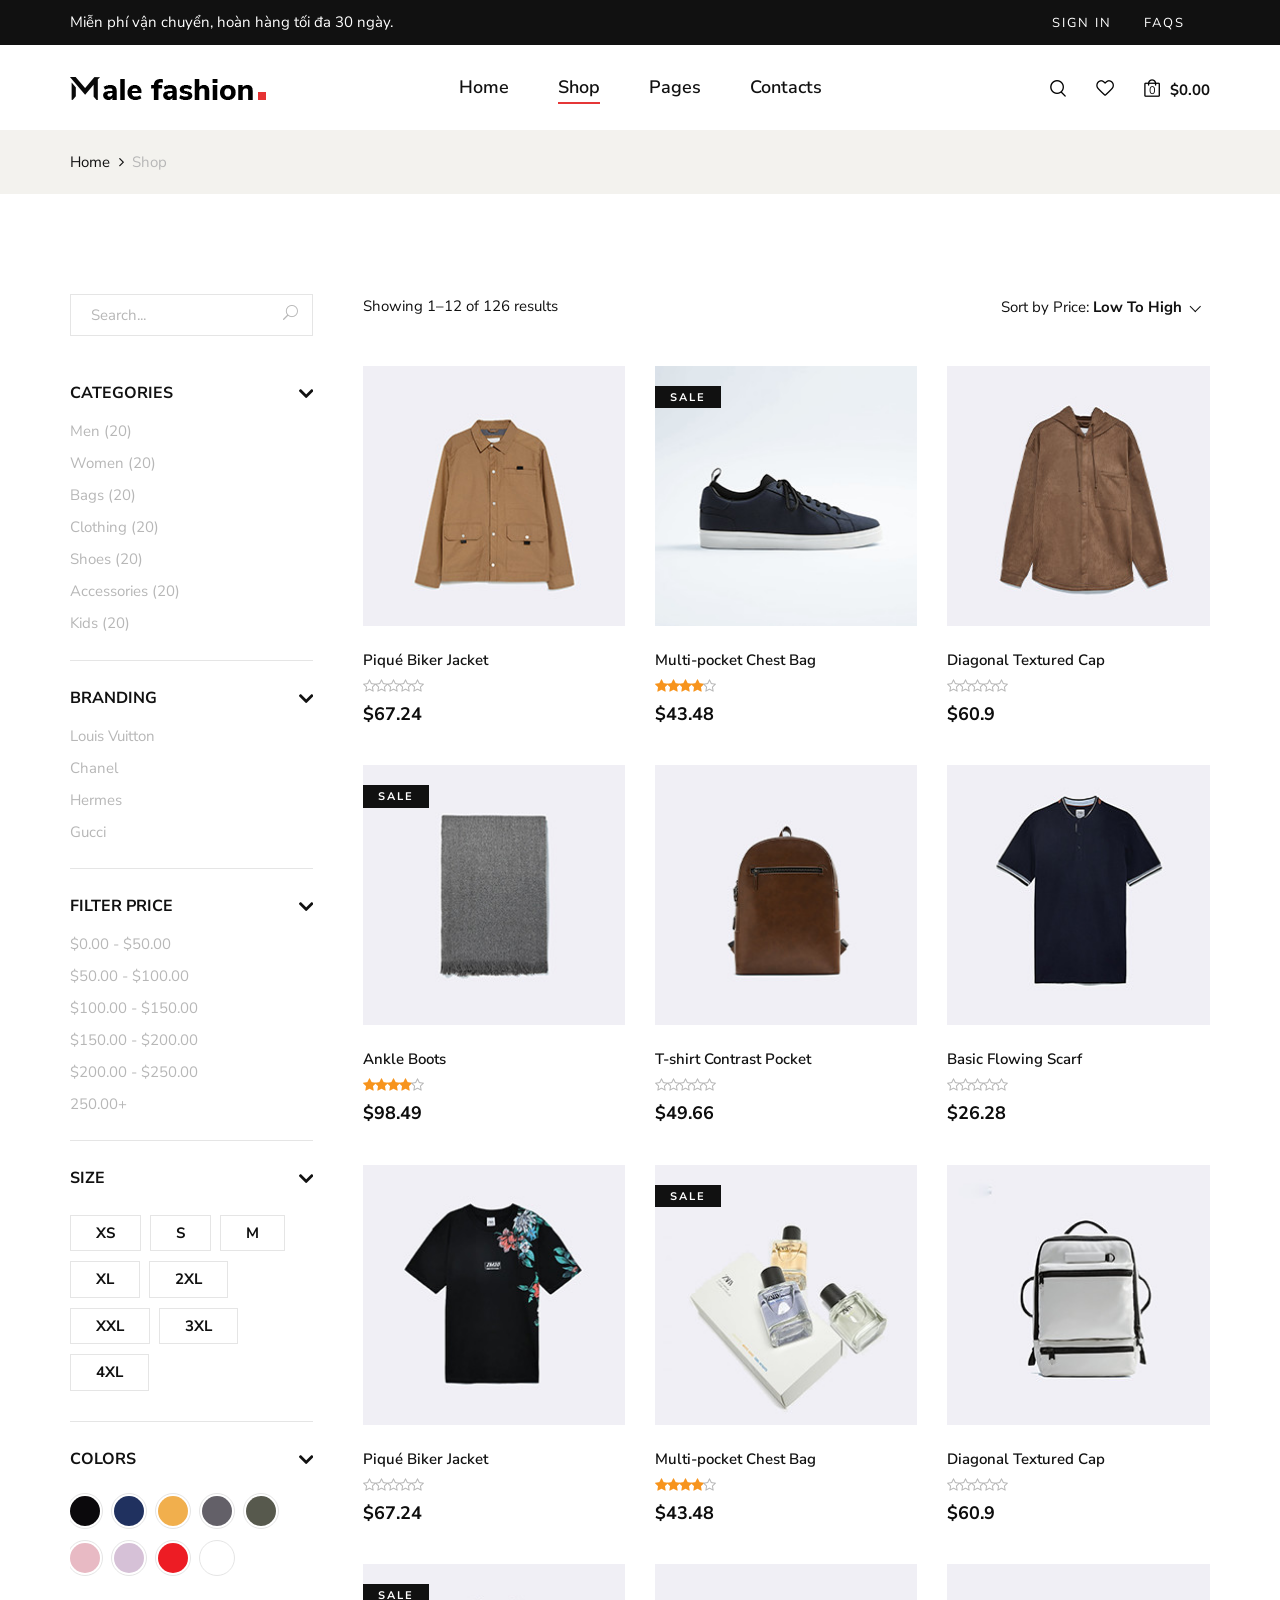
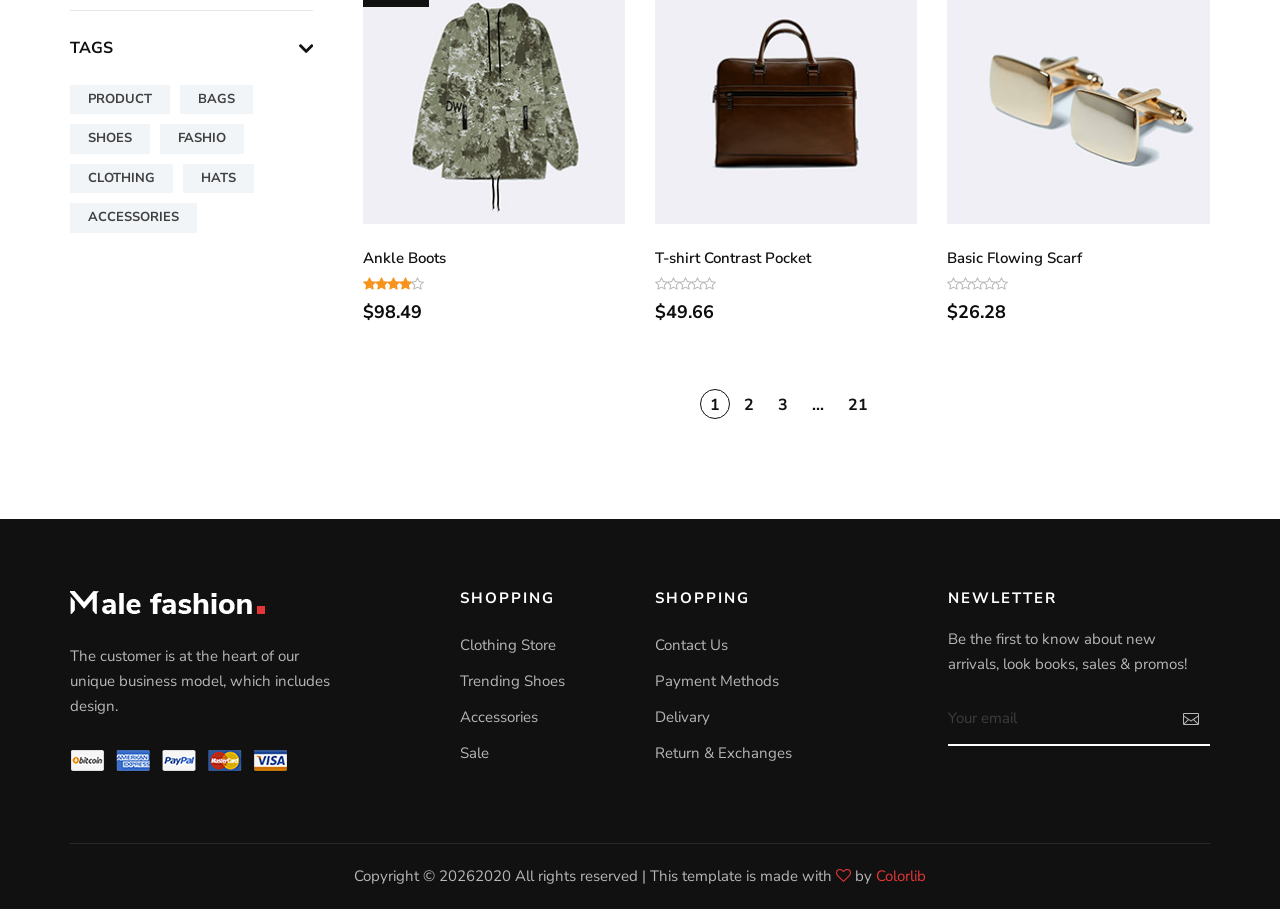
<file: web/shop.html>
<!DOCTYPE html>
<html lang="zxx">

<head>
    <meta charset="UTF-8">
    <meta name="description" content="Male_Fashion Template">
    <meta name="keywords" content="Male_Fashion, unica, creative, html">
    <meta name="viewport" content="width=device-width, initial-scale=1.0">
    <meta http-equiv="X-UA-Compatible" content="ie=edge">
    <title>Male-Fashion | Template</title>

    <!-- Google Font -->
    <link href="https://fonts.googleapis.com/css2?family=Nunito+Sans:wght@300;400;600;700;800;900&display=swap"
    rel="stylesheet">

    <!-- Css Styles -->
    <link rel="stylesheet" href="css/bootstrap.min.css" type="text/css">
    <link rel="stylesheet" href="css/font-awesome.min.css" type="text/css">
    <link rel="stylesheet" href="css/elegant-icons.css" type="text/css">
    <link rel="stylesheet" href="css/magnific-popup.css" type="text/css">
    <link rel="stylesheet" href="css/nice-select.css" type="text/css">
    <link rel="stylesheet" href="css/owl.carousel.min.css" type="text/css">
    <link rel="stylesheet" href="css/slicknav.min.css" type="text/css">
    <link rel="stylesheet" href="css/style.css" type="text/css">
</head>

<body>
    <!-- Page Preloder -->
    <div id="preloder">
        <div class="loader"></div>
    </div>

    <!-- Offcanvas Menu Begin -->
    <div class="offcanvas-menu-overlay"></div>
    <div class="offcanvas-menu-wrapper">
        <div class="offcanvas__option">
            <div class="offcanvas__links">
                <a href="login.jsp?tab=login">ĐĂNG NHẬP</a>
                <a href="#">FAQs</a>
            </div>
        </div>
        <div class="offcanvas__nav__option">
            <a href="#" class="search-switch"><img src="img/icon/search.png" alt=""></a>
            <a href="#"><img src="img/icon/heart.png" alt=""></a>
            <a href="#"><img src="img/icon/cart.png" alt=""> <span>0</span></a>
            <div class="price">$0.00</div>
        </div>
        <div id="mobile-menu-wrap"></div>
        <div class="offcanvas__text">
            <p>Miễn phí vận chuyển, hoàn hàng tối đa 30 ngày.</p>
        </div>
    </div>
    <!-- Offcanvas Menu End -->

    <!-- Header Section Begin -->
    <header class="header">
        <div class="header__top">
            <div class="container">
                <div class="row">
                    <div class="col-lg-6 col-md-7">
                        <div class="header__top__left">
                            <p>Miễn phí vận chuyển, hoàn hàng tối đa 30 ngày.</p>
                        </div>
                    </div>
                    <div class="col-lg-6 col-md-5">
                        <div class="header__top__right">
                            <div class="header__top__links">
                                <a href="#">Sign in</a>
                                <a href="#">FAQs</a>
                            </div>

                        </div>
                    </div>
                </div>
            </div>
        </div>
        <div class="container">
            <div class="row">
                <div class="col-lg-3 col-md-3">
                    <div class="header__logo">
                        <a href="./index.html"><img src="img/logo.png" alt=""></a>
                    </div>
                </div>
                <div class="col-lg-6 col-md-6">
                    <nav class="header__menu mobile-menu">
                        <ul>
                            <li><a href="./index.html">Home</a></li>
                            <li class="active"><a href="./shop.html">Shop</a></li>
                            <li><a href="#">Pages</a>
                                <ul class="dropdown">
                                    <li><a href="./about.html">About Us</a></li>
                                    <li><a href="./shop-details.html">Shop Details</a></li>
                                    <li><a href="./shopping-cart.html">Shopping Cart</a></li>
                                    <li><a href="./checkout.html">Check Out</a></li>
                                </ul>
                            </li>
                            <li><a href="./contact.html">Contacts</a></li>
                        </ul>
                    </nav>
                </div>
                <div class="col-lg-3 col-md-3">
                    <div class="header__nav__option">
                        <a href="#" class="search-switch"><img src="img/icon/search.png" alt=""></a>
                        <a href="#"><img src="img/icon/heart.png" alt=""></a>
                        <a href="#"><img src="img/icon/cart.png" alt=""> <span>0</span></a>
                        <div class="price">$0.00</div>
                    </div>
                </div>
            </div>
            <div class="canvas__open"><i class="fa fa-bars"></i></div>
        </div>
    </header>
    <!-- Header Section End -->

    <!-- Breadcrumb Section Begin -->
    <section class="breadcrumb-option">
        <div class="container">
            <div class="row">
                <div class="col-lg-12">
                    <div class="breadcrumb__text">
                        <h4>Shop</h4>
                        <div class="breadcrumb__links">
                            <a href="./index.html">Home</a>
                            <span>Shop</span>
                        </div>
                    </div>
                </div>
            </div>
        </div>
    </section>
    <!-- Breadcrumb Section End -->

    <!-- Shop Section Begin -->
    <section class="shop spad">
        <div class="container">
            <div class="row">
                <div class="col-lg-3">
                    <div class="shop__sidebar">
                        <div class="shop__sidebar__search">
                            <form action="#">
                                <input type="text" placeholder="Search...">
                                <button type="submit"><span class="icon_search"></span></button>
                            </form>
                        </div>
                        <div class="shop__sidebar__accordion">
                            <div class="accordion" id="accordionExample">
                                <div class="card">
                                    <div class="card-heading">
                                        <a data-toggle="collapse" data-target="#collapseOne">Categories</a>
                                    </div>
                                    <div id="collapseOne" class="collapse show" data-parent="#accordionExample">
                                        <div class="card-body">
                                            <div class="shop__sidebar__categories">
                                                <ul class="nice-scroll">
                                                    <li><a href="#">Men (20)</a></li>
                                                    <li><a href="#">Women (20)</a></li>
                                                    <li><a href="#">Bags (20)</a></li>
                                                    <li><a href="#">Clothing (20)</a></li>
                                                    <li><a href="#">Shoes (20)</a></li>
                                                    <li><a href="#">Accessories (20)</a></li>
                                                    <li><a href="#">Kids (20)</a></li>
                                                    <li><a href="#">Kids (20)</a></li>
                                                    <li><a href="#">Kids (20)</a></li>
                                                </ul>
                                            </div>
                                        </div>
                                    </div>
                                </div>
                                <div class="card">
                                    <div class="card-heading">
                                        <a data-toggle="collapse" data-target="#collapseTwo">Branding</a>
                                    </div>
                                    <div id="collapseTwo" class="collapse show" data-parent="#accordionExample">
                                        <div class="card-body">
                                            <div class="shop__sidebar__brand">
                                                <ul>
                                                    <li><a href="#">Louis Vuitton</a></li>
                                                    <li><a href="#">Chanel</a></li>
                                                    <li><a href="#">Hermes</a></li>
                                                    <li><a href="#">Gucci</a></li>
                                                </ul>
                                            </div>
                                        </div>
                                    </div>
                                </div>
                                <div class="card">
                                    <div class="card-heading">
                                        <a data-toggle="collapse" data-target="#collapseThree">Filter Price</a>
                                    </div>
                                    <div id="collapseThree" class="collapse show" data-parent="#accordionExample">
                                        <div class="card-body">
                                            <div class="shop__sidebar__price">
                                                <ul>
                                                    <li><a href="#">$0.00 - $50.00</a></li>
                                                    <li><a href="#">$50.00 - $100.00</a></li>
                                                    <li><a href="#">$100.00 - $150.00</a></li>
                                                    <li><a href="#">$150.00 - $200.00</a></li>
                                                    <li><a href="#">$200.00 - $250.00</a></li>
                                                    <li><a href="#">250.00+</a></li>
                                                </ul>
                                            </div>
                                        </div>
                                    </div>
                                </div>
                                <div class="card">
                                    <div class="card-heading">
                                        <a data-toggle="collapse" data-target="#collapseFour">Size</a>
                                    </div>
                                    <div id="collapseFour" class="collapse show" data-parent="#accordionExample">
                                        <div class="card-body">
                                            <div class="shop__sidebar__size">
                                                <label for="xs">xs
                                                    <input type="radio" id="xs">
                                                </label>
                                                <label for="sm">s
                                                    <input type="radio" id="sm">
                                                </label>
                                                <label for="md">m
                                                    <input type="radio" id="md">
                                                </label>
                                                <label for="xl">xl
                                                    <input type="radio" id="xl">
                                                </label>
                                                <label for="2xl">2xl
                                                    <input type="radio" id="2xl">
                                                </label>
                                                <label for="xxl">xxl
                                                    <input type="radio" id="xxl">
                                                </label>
                                                <label for="3xl">3xl
                                                    <input type="radio" id="3xl">
                                                </label>
                                                <label for="4xl">4xl
                                                    <input type="radio" id="4xl">
                                                </label>
                                            </div>
                                        </div>
                                    </div>
                                </div>
                                <div class="card">
                                    <div class="card-heading">
                                        <a data-toggle="collapse" data-target="#collapseFive">Colors</a>
                                    </div>
                                    <div id="collapseFive" class="collapse show" data-parent="#accordionExample">
                                        <div class="card-body">
                                            <div class="shop__sidebar__color">
                                                <label class="c-1" for="sp-1">
                                                    <input type="radio" id="sp-1">
                                                </label>
                                                <label class="c-2" for="sp-2">
                                                    <input type="radio" id="sp-2">
                                                </label>
                                                <label class="c-3" for="sp-3">
                                                    <input type="radio" id="sp-3">
                                                </label>
                                                <label class="c-4" for="sp-4">
                                                    <input type="radio" id="sp-4">
                                                </label>
                                                <label class="c-5" for="sp-5">
                                                    <input type="radio" id="sp-5">
                                                </label>
                                                <label class="c-6" for="sp-6">
                                                    <input type="radio" id="sp-6">
                                                </label>
                                                <label class="c-7" for="sp-7">
                                                    <input type="radio" id="sp-7">
                                                </label>
                                                <label class="c-8" for="sp-8">
                                                    <input type="radio" id="sp-8">
                                                </label>
                                                <label class="c-9" for="sp-9">
                                                    <input type="radio" id="sp-9">
                                                </label>
                                            </div>
                                        </div>
                                    </div>
                                </div>
                                <div class="card">
                                    <div class="card-heading">
                                        <a data-toggle="collapse" data-target="#collapseSix">Tags</a>
                                    </div>
                                    <div id="collapseSix" class="collapse show" data-parent="#accordionExample">
                                        <div class="card-body">
                                            <div class="shop__sidebar__tags">
                                                <a href="#">Product</a>
                                                <a href="#">Bags</a>
                                                <a href="#">Shoes</a>
                                                <a href="#">Fashio</a>
                                                <a href="#">Clothing</a>
                                                <a href="#">Hats</a>
                                                <a href="#">Accessories</a>
                                            </div>
                                        </div>
                                    </div>
                                </div>
                            </div>
                        </div>
                    </div>
                </div>
                <div class="col-lg-9">
                    <div class="shop__product__option">
                        <div class="row">
                            <div class="col-lg-6 col-md-6 col-sm-6">
                                <div class="shop__product__option__left">
                                    <p>Showing 1–12 of 126 results</p>
                                </div>
                            </div>
                            <div class="col-lg-6 col-md-6 col-sm-6">
                                <div class="shop__product__option__right">
                                    <p>Sort by Price:</p>
                                    <select>
                                        <option value="">Low To High</option>
                                        <option value="">$0 - $55</option>
                                        <option value="">$55 - $100</option>
                                    </select>
                                </div>
                            </div>
                        </div>
                    </div>
                    <div class="row">
                        <div class="col-lg-4 col-md-6 col-sm-6">
                            <div class="product__item">
                                <div class="product__item__pic set-bg" data-setbg="img/product/product-2.jpg">
                                    <ul class="product__hover">
                                        <li><a href="#"><img src="img/icon/heart.png" alt=""></a></li>
                                        <li><a href="#"><img src="img/icon/compare.png" alt=""> <span>Compare</span></a>
                                        </li>
                                        <li><a href="#"><img src="img/icon/search.png" alt=""></a></li>
                                    </ul>
                                </div>
                                <div class="product__item__text">
                                    <h6>Piqué Biker Jacket</h6>
                                    <a href="#" class="add-cart">+ Add To Cart</a>
                                    <div class="rating">
                                        <i class="fa fa-star-o"></i>
                                        <i class="fa fa-star-o"></i>
                                        <i class="fa fa-star-o"></i>
                                        <i class="fa fa-star-o"></i>
                                        <i class="fa fa-star-o"></i>
                                    </div>
                                    <h5>$67.24</h5>
                                    <div class="product__color__select">
                                        <label for="pc-4">
                                            <input type="radio" id="pc-4">
                                        </label>
                                        <label class="active black" for="pc-5">
                                            <input type="radio" id="pc-5">
                                        </label>
                                        <label class="grey" for="pc-6">
                                            <input type="radio" id="pc-6">
                                        </label>
                                    </div>
                                </div>
                            </div>
                        </div>
                        <div class="col-lg-4 col-md-6 col-sm-6">
                            <div class="product__item sale">
                                <div class="product__item__pic set-bg" data-setbg="img/product/product-3.jpg">
                                    <span class="label">Sale</span>
                                    <ul class="product__hover">
                                        <li><a href="#"><img src="img/icon/heart.png" alt=""></a></li>
                                        <li><a href="#"><img src="img/icon/compare.png" alt=""> <span>Compare</span></a>
                                        </li>
                                        <li><a href="#"><img src="img/icon/search.png" alt=""></a></li>
                                    </ul>
                                </div>
                                <div class="product__item__text">
                                    <h6>Multi-pocket Chest Bag</h6>
                                    <a href="#" class="add-cart">+ Add To Cart</a>
                                    <div class="rating">
                                        <i class="fa fa-star"></i>
                                        <i class="fa fa-star"></i>
                                        <i class="fa fa-star"></i>
                                        <i class="fa fa-star"></i>
                                        <i class="fa fa-star-o"></i>
                                    </div>
                                    <h5>$43.48</h5>
                                    <div class="product__color__select">
                                        <label for="pc-7">
                                            <input type="radio" id="pc-7">
                                        </label>
                                        <label class="active black" for="pc-8">
                                            <input type="radio" id="pc-8">
                                        </label>
                                        <label class="grey" for="pc-9">
                                            <input type="radio" id="pc-9">
                                        </label>
                                    </div>
                                </div>
                            </div>
                        </div>
                        <div class="col-lg-4 col-md-6 col-sm-6">
                            <div class="product__item">
                                <div class="product__item__pic set-bg" data-setbg="img/product/product-4.jpg">
                                    <ul class="product__hover">
                                        <li><a href="#"><img src="img/icon/heart.png" alt=""></a></li>
                                        <li><a href="#"><img src="img/icon/compare.png" alt=""> <span>Compare</span></a>
                                        </li>
                                        <li><a href="#"><img src="img/icon/search.png" alt=""></a></li>
                                    </ul>
                                </div>
                                <div class="product__item__text">
                                    <h6>Diagonal Textured Cap</h6>
                                    <a href="#" class="add-cart">+ Add To Cart</a>
                                    <div class="rating">
                                        <i class="fa fa-star-o"></i>
                                        <i class="fa fa-star-o"></i>
                                        <i class="fa fa-star-o"></i>
                                        <i class="fa fa-star-o"></i>
                                        <i class="fa fa-star-o"></i>
                                    </div>
                                    <h5>$60.9</h5>
                                    <div class="product__color__select">
                                        <label for="pc-10">
                                            <input type="radio" id="pc-10">
                                        </label>
                                        <label class="active black" for="pc-11">
                                            <input type="radio" id="pc-11">
                                        </label>
                                        <label class="grey" for="pc-12">
                                            <input type="radio" id="pc-12">
                                        </label>
                                    </div>
                                </div>
                            </div>
                        </div>
                        <div class="col-lg-4 col-md-6 col-sm-6">
                            <div class="product__item sale">
                                <div class="product__item__pic set-bg" data-setbg="img/product/product-6.jpg">
                                    <span class="label">Sale</span>
                                    <ul class="product__hover">
                                        <li><a href="#"><img src="img/icon/heart.png" alt=""></a></li>
                                        <li><a href="#"><img src="img/icon/compare.png" alt=""> <span>Compare</span></a>
                                        </li>
                                        <li><a href="#"><img src="img/icon/search.png" alt=""></a></li>
                                    </ul>
                                </div>
                                <div class="product__item__text">
                                    <h6>Ankle Boots</h6>
                                    <a href="#" class="add-cart">+ Add To Cart</a>
                                    <div class="rating">
                                        <i class="fa fa-star"></i>
                                        <i class="fa fa-star"></i>
                                        <i class="fa fa-star"></i>
                                        <i class="fa fa-star"></i>
                                        <i class="fa fa-star-o"></i>
                                    </div>
                                    <h5>$98.49</h5>
                                    <div class="product__color__select">
                                        <label for="pc-16">
                                            <input type="radio" id="pc-16">
                                        </label>
                                        <label class="active black" for="pc-17">
                                            <input type="radio" id="pc-17">
                                        </label>
                                        <label class="grey" for="pc-18">
                                            <input type="radio" id="pc-18">
                                        </label>
                                    </div>
                                </div>
                            </div>
                        </div>
                        <div class="col-lg-4 col-md-6 col-sm-6">
                            <div class="product__item">
                                <div class="product__item__pic set-bg" data-setbg="img/product/product-7.jpg">
                                    <ul class="product__hover">
                                        <li><a href="#"><img src="img/icon/heart.png" alt=""></a></li>
                                        <li><a href="#"><img src="img/icon/compare.png" alt=""> <span>Compare</span></a>
                                        </li>
                                        <li><a href="#"><img src="img/icon/search.png" alt=""></a></li>
                                    </ul>
                                </div>
                                <div class="product__item__text">
                                    <h6>T-shirt Contrast Pocket</h6>
                                    <a href="#" class="add-cart">+ Add To Cart</a>
                                    <div class="rating">
                                        <i class="fa fa-star-o"></i>
                                        <i class="fa fa-star-o"></i>
                                        <i class="fa fa-star-o"></i>
                                        <i class="fa fa-star-o"></i>
                                        <i class="fa fa-star-o"></i>
                                    </div>
                                    <h5>$49.66</h5>
                                    <div class="product__color__select">
                                        <label for="pc-19">
                                            <input type="radio" id="pc-19">
                                        </label>
                                        <label class="active black" for="pc-20">
                                            <input type="radio" id="pc-20">
                                        </label>
                                        <label class="grey" for="pc-21">
                                            <input type="radio" id="pc-21">
                                        </label>
                                    </div>
                                </div>
                            </div>
                        </div>
                        <div class="col-lg-4 col-md-6 col-sm-6">
                            <div class="product__item">
                                <div class="product__item__pic set-bg" data-setbg="img/product/product-8.jpg">
                                    <ul class="product__hover">
                                        <li><a href="#"><img src="img/icon/heart.png" alt=""></a></li>
                                        <li><a href="#"><img src="img/icon/compare.png" alt=""> <span>Compare</span></a>
                                        </li>
                                        <li><a href="#"><img src="img/icon/search.png" alt=""></a></li>
                                    </ul>
                                </div>
                                <div class="product__item__text">
                                    <h6>Basic Flowing Scarf</h6>
                                    <a href="#" class="add-cart">+ Add To Cart</a>
                                    <div class="rating">
                                        <i class="fa fa-star-o"></i>
                                        <i class="fa fa-star-o"></i>
                                        <i class="fa fa-star-o"></i>
                                        <i class="fa fa-star-o"></i>
                                        <i class="fa fa-star-o"></i>
                                    </div>
                                    <h5>$26.28</h5>
                                    <div class="product__color__select">
                                        <label for="pc-22">
                                            <input type="radio" id="pc-22">
                                        </label>
                                        <label class="active black" for="pc-23">
                                            <input type="radio" id="pc-23">
                                        </label>
                                        <label class="grey" for="pc-24">
                                            <input type="radio" id="pc-24">
                                        </label>
                                    </div>
                                </div>
                            </div>
                        </div>
                        <div class="col-lg-4 col-md-6 col-sm-6">
                            <div class="product__item">
                                <div class="product__item__pic set-bg" data-setbg="img/product/product-9.jpg">
                                    <ul class="product__hover">
                                        <li><a href="#"><img src="img/icon/heart.png" alt=""></a></li>
                                        <li><a href="#"><img src="img/icon/compare.png" alt=""> <span>Compare</span></a>
                                        </li>
                                        <li><a href="#"><img src="img/icon/search.png" alt=""></a></li>
                                    </ul>
                                </div>
                                <div class="product__item__text">
                                    <h6>Piqué Biker Jacket</h6>
                                    <a href="#" class="add-cart">+ Add To Cart</a>
                                    <div class="rating">
                                        <i class="fa fa-star-o"></i>
                                        <i class="fa fa-star-o"></i>
                                        <i class="fa fa-star-o"></i>
                                        <i class="fa fa-star-o"></i>
                                        <i class="fa fa-star-o"></i>
                                    </div>
                                    <h5>$67.24</h5>
                                    <div class="product__color__select">
                                        <label for="pc-25">
                                            <input type="radio" id="pc-25">
                                        </label>
                                        <label class="active black" for="pc-26">
                                            <input type="radio" id="pc-26">
                                        </label>
                                        <label class="grey" for="pc-27">
                                            <input type="radio" id="pc-27">
                                        </label>
                                    </div>
                                </div>
                            </div>
                        </div>
                        <div class="col-lg-4 col-md-6 col-sm-6">
                            <div class="product__item sale">
                                <div class="product__item__pic set-bg" data-setbg="img/product/product-10.jpg">
                                    <span class="label">Sale</span>
                                    <ul class="product__hover">
                                        <li><a href="#"><img src="img/icon/heart.png" alt=""></a></li>
                                        <li><a href="#"><img src="img/icon/compare.png" alt=""> <span>Compare</span></a>
                                        </li>
                                        <li><a href="#"><img src="img/icon/search.png" alt=""></a></li>
                                    </ul>
                                </div>
                                <div class="product__item__text">
                                    <h6>Multi-pocket Chest Bag</h6>
                                    <a href="#" class="add-cart">+ Add To Cart</a>
                                    <div class="rating">
                                        <i class="fa fa-star"></i>
                                        <i class="fa fa-star"></i>
                                        <i class="fa fa-star"></i>
                                        <i class="fa fa-star"></i>
                                        <i class="fa fa-star-o"></i>
                                    </div>
                                    <h5>$43.48</h5>
                                    <div class="product__color__select">
                                        <label for="pc-28">
                                            <input type="radio" id="pc-28">
                                        </label>
                                        <label class="active black" for="pc-29">
                                            <input type="radio" id="pc-29">
                                        </label>
                                        <label class="grey" for="pc-30">
                                            <input type="radio" id="pc-30">
                                        </label>
                                    </div>
                                </div>
                            </div>
                        </div>
                        <div class="col-lg-4 col-md-6 col-sm-6">
                            <div class="product__item">
                                <div class="product__item__pic set-bg" data-setbg="img/product/product-11.jpg">
                                    <ul class="product__hover">
                                        <li><a href="#"><img src="img/icon/heart.png" alt=""></a></li>
                                        <li><a href="#"><img src="img/icon/compare.png" alt=""> <span>Compare</span></a>
                                        </li>
                                        <li><a href="#"><img src="img/icon/search.png" alt=""></a></li>
                                    </ul>
                                </div>
                                <div class="product__item__text">
                                    <h6>Diagonal Textured Cap</h6>
                                    <a href="#" class="add-cart">+ Add To Cart</a>
                                    <div class="rating">
                                        <i class="fa fa-star-o"></i>
                                        <i class="fa fa-star-o"></i>
                                        <i class="fa fa-star-o"></i>
                                        <i class="fa fa-star-o"></i>
                                        <i class="fa fa-star-o"></i>
                                    </div>
                                    <h5>$60.9</h5>
                                    <div class="product__color__select">
                                        <label for="pc-31">
                                            <input type="radio" id="pc-31">
                                        </label>
                                        <label class="active black" for="pc-32">
                                            <input type="radio" id="pc-32">
                                        </label>
                                        <label class="grey" for="pc-33">
                                            <input type="radio" id="pc-33">
                                        </label>
                                    </div>
                                </div>
                            </div>
                        </div>
                        <div class="col-lg-4 col-md-6 col-sm-6">
                            <div class="product__item sale">
                                <div class="product__item__pic set-bg" data-setbg="img/product/product-12.jpg">
                                    <span class="label">Sale</span>
                                    <ul class="product__hover">
                                        <li><a href="#"><img src="img/icon/heart.png" alt=""></a></li>
                                        <li><a href="#"><img src="img/icon/compare.png" alt=""> <span>Compare</span></a>
                                        </li>
                                        <li><a href="#"><img src="img/icon/search.png" alt=""></a></li>
                                    </ul>
                                </div>
                                <div class="product__item__text">
                                    <h6>Ankle Boots</h6>
                                    <a href="#" class="add-cart">+ Add To Cart</a>
                                    <div class="rating">
                                        <i class="fa fa-star"></i>
                                        <i class="fa fa-star"></i>
                                        <i class="fa fa-star"></i>
                                        <i class="fa fa-star"></i>
                                        <i class="fa fa-star-o"></i>
                                    </div>
                                    <h5>$98.49</h5>
                                    <div class="product__color__select">
                                        <label for="pc-34">
                                            <input type="radio" id="pc-34">
                                        </label>
                                        <label class="active black" for="pc-35">
                                            <input type="radio" id="pc-35">
                                        </label>
                                        <label class="grey" for="pc-36">
                                            <input type="radio" id="pc-36">
                                        </label>
                                    </div>
                                </div>
                            </div>
                        </div>
                        <div class="col-lg-4 col-md-6 col-sm-6">
                            <div class="product__item">
                                <div class="product__item__pic set-bg" data-setbg="img/product/product-13.jpg">
                                    <ul class="product__hover">
                                        <li><a href="#"><img src="img/icon/heart.png" alt=""></a></li>
                                        <li><a href="#"><img src="img/icon/compare.png" alt=""> <span>Compare</span></a>
                                        </li>
                                        <li><a href="#"><img src="img/icon/search.png" alt=""></a></li>
                                    </ul>
                                </div>
                                <div class="product__item__text">
                                    <h6>T-shirt Contrast Pocket</h6>
                                    <a href="#" class="add-cart">+ Add To Cart</a>
                                    <div class="rating">
                                        <i class="fa fa-star-o"></i>
                                        <i class="fa fa-star-o"></i>
                                        <i class="fa fa-star-o"></i>
                                        <i class="fa fa-star-o"></i>
                                        <i class="fa fa-star-o"></i>
                                    </div>
                                    <h5>$49.66</h5>
                                    <div class="product__color__select">
                                        <label for="pc-37">
                                            <input type="radio" id="pc-37">
                                        </label>
                                        <label class="active black" for="pc-38">
                                            <input type="radio" id="pc-38">
                                        </label>
                                        <label class="grey" for="pc-39">
                                            <input type="radio" id="pc-39">
                                        </label>
                                    </div>
                                </div>
                            </div>
                        </div>
                        <div class="col-lg-4 col-md-6 col-sm-6">
                            <div class="product__item">
                                <div class="product__item__pic set-bg" data-setbg="img/product/product-14.jpg">
                                    <ul class="product__hover">
                                        <li><a href="#"><img src="img/icon/heart.png" alt=""></a></li>
                                        <li><a href="#"><img src="img/icon/compare.png" alt=""> <span>Compare</span></a>
                                        </li>
                                        <li><a href="#"><img src="img/icon/search.png" alt=""></a></li>
                                    </ul>
                                </div>
                                <div class="product__item__text">
                                    <h6>Basic Flowing Scarf</h6>
                                    <a href="#" class="add-cart">+ Add To Cart</a>
                                    <div class="rating">
                                        <i class="fa fa-star-o"></i>
                                        <i class="fa fa-star-o"></i>
                                        <i class="fa fa-star-o"></i>
                                        <i class="fa fa-star-o"></i>
                                        <i class="fa fa-star-o"></i>
                                    </div>
                                    <h5>$26.28</h5>
                                    <div class="product__color__select">
                                        <label for="pc-40">
                                            <input type="radio" id="pc-40">
                                        </label>
                                        <label class="active black" for="pc-41">
                                            <input type="radio" id="pc-41">
                                        </label>
                                        <label class="grey" for="pc-42">
                                            <input type="radio" id="pc-42">
                                        </label>
                                    </div>
                                </div>
                            </div>
                        </div>
                    </div>
                    <div class="row">
                        <div class="col-lg-12">
                            <div class="product__pagination">
                                <a class="active" href="#">1</a>
                                <a href="#">2</a>
                                <a href="#">3</a>
                                <span>...</span>
                                <a href="#">21</a>
                            </div>
                        </div>
                    </div>
                </div>
            </div>
        </div>
    </section>
    <!-- Shop Section End -->

    <!-- Footer Section Begin -->
    <footer class="footer">
        <div class="container">
            <div class="row">
                <div class="col-lg-3 col-md-6 col-sm-6">
                    <div class="footer__about">
                        <div class="footer__logo">
                            <a href="#"><img src="img/footer-logo.png" alt=""></a>
                        </div>
                        <p>The customer is at the heart of our unique business model, which includes design.</p>
                        <a href="#"><img src="img/payment.png" alt=""></a>
                    </div>
                </div>
                <div class="col-lg-2 offset-lg-1 col-md-3 col-sm-6">
                    <div class="footer__widget">
                        <h6>Shopping</h6>
                        <ul>
                            <li><a href="#">Clothing Store</a></li>
                            <li><a href="#">Trending Shoes</a></li>
                            <li><a href="#">Accessories</a></li>
                            <li><a href="#">Sale</a></li>
                        </ul>
                    </div>
                </div>
                <div class="col-lg-2 col-md-3 col-sm-6">
                    <div class="footer__widget">
                        <h6>Shopping</h6>
                        <ul>
                            <li><a href="#">Contact Us</a></li>
                            <li><a href="#">Payment Methods</a></li>
                            <li><a href="#">Delivary</a></li>
                            <li><a href="#">Return & Exchanges</a></li>
                        </ul>
                    </div>
                </div>
                <div class="col-lg-3 offset-lg-1 col-md-6 col-sm-6">
                    <div class="footer__widget">
                        <h6>NewLetter</h6>
                        <div class="footer__newslatter">
                            <p>Be the first to know about new arrivals, look books, sales & promos!</p>
                            <form action="#">
                                <input type="text" placeholder="Your email">
                                <button type="submit"><span class="icon_mail_alt"></span></button>
                            </form>
                        </div>
                    </div>
                </div>
            </div>
            <div class="row">
                <div class="col-lg-12 text-center">
                    <div class="footer__copyright__text">
                        <!-- Link back to Colorlib can't be removed. Template is licensed under CC BY 3.0. -->
                        <p>Copyright ©
                            <script>
                                document.write(new Date().getFullYear());
                            </script>2020
                            All rights reserved | This template is made with <i class="fa fa-heart-o"
                            aria-hidden="true"></i> by <a href="https://colorlib.com" target="_blank">Colorlib</a>
                        </p>
                        <!-- Link back to Colorlib can't be removed. Template is licensed under CC BY 3.0. -->
                    </div>
                </div>
            </div>
        </div>
    </footer>
    <!-- Footer Section End -->

    <!-- Search Begin -->
    <div class="search-model">
        <div class="h-100 d-flex align-items-center justify-content-center">
            <div class="search-close-switch">+</div>
            <form class="search-model-form">
                <input type="text" id="search-input" placeholder="Search here.....">
            </form>
        </div>
    </div>
    <!-- Search End -->

    <!-- Js Plugins -->
    <script src="js/jquery-3.3.1.min.js"></script>
    <script src="js/bootstrap.min.js"></script>
    <script src="js/jquery.nice-select.min.js"></script>
    <script src="js/jquery.nicescroll.min.js"></script>
    <script src="js/jquery.magnific-popup.min.js"></script>
    <script src="js/jquery.countdown.min.js"></script>
    <script src="js/jquery.slicknav.js"></script>
    <script src="js/mixitup.min.js"></script>
    <script src="js/owl.carousel.min.js"></script>
    <script src="js/main.js"></script>
</body>

</html>
</file>
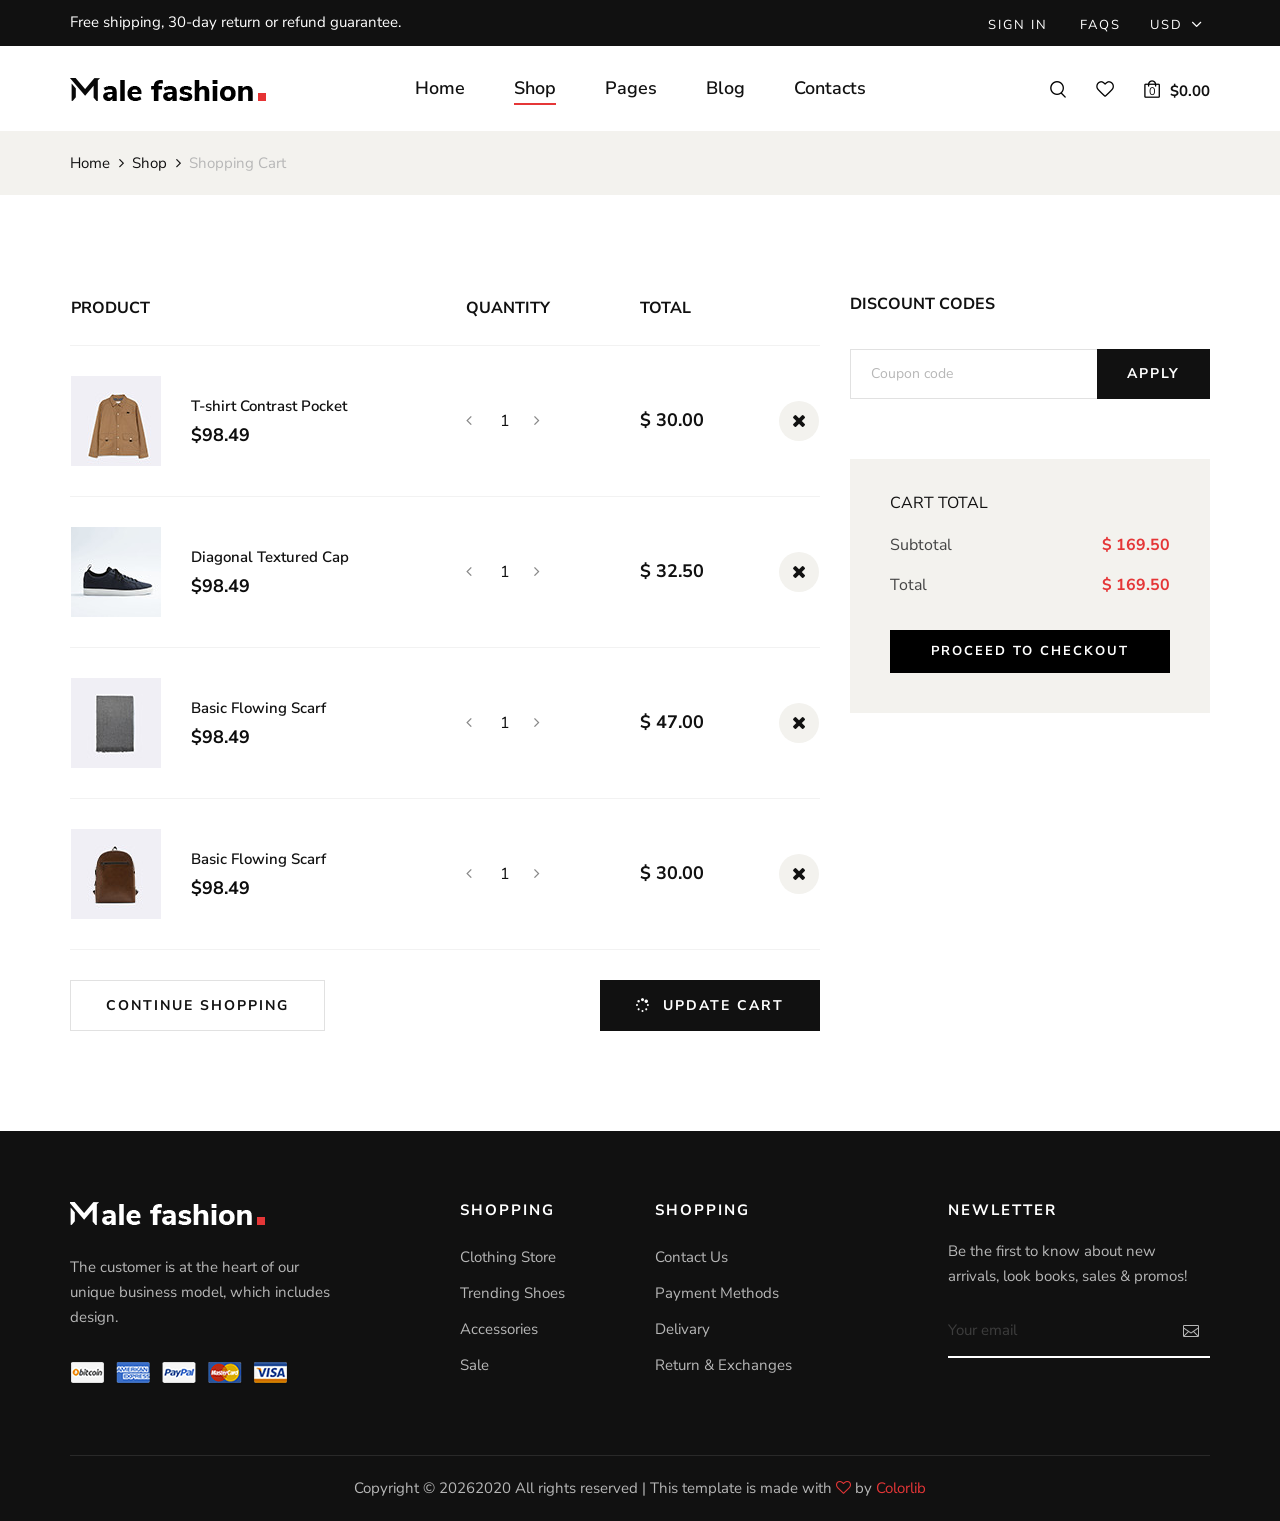
<file: web/shopping-cart.html>
<!DOCTYPE html>
<html lang="zxx">

<head>
    <meta charset="UTF-8">
    <meta name="description" content="Male_Fashion Template">
    <meta name="keywords" content="Male_Fashion, unica, creative, html">
    <meta name="viewport" content="width=device-width, initial-scale=1.0">
    <meta http-equiv="X-UA-Compatible" content="ie=edge">
    <title>Male-Fashion | Template</title>

    <!-- Google Font -->
    <link href="https://fonts.googleapis.com/css2?family=Nunito+Sans:wght@300;400;600;700;800;900&display=swap"
    rel="stylesheet">

    <!-- Css Styles -->
    <link rel="stylesheet" href="css/bootstrap.min.css" type="text/css">
    <link rel="stylesheet" href="css/font-awesome.min.css" type="text/css">
    <link rel="stylesheet" href="css/elegant-icons.css" type="text/css">
    <link rel="stylesheet" href="css/magnific-popup.css" type="text/css">
    <link rel="stylesheet" href="css/nice-select.css" type="text/css">
    <link rel="stylesheet" href="css/owl.carousel.min.css" type="text/css">
    <link rel="stylesheet" href="css/slicknav.min.css" type="text/css">
    <link rel="stylesheet" href="css/style.css" type="text/css">
</head>

<body>
    <!-- Page Preloder -->
    <div id="preloder">
        <div class="loader"></div>
    </div>

    <!-- Offcanvas Menu Begin -->
    <div class="offcanvas-menu-overlay"></div>
    <div class="offcanvas-menu-wrapper">
        <div class="offcanvas__option">
            <div class="offcanvas__links">
               <a href="login.jsp?tab=login">ĐĂNG NHẬP</a>
                <a href="#">FAQs</a>
            </div>
            <div class="offcanvas__top__hover">
                <span>Usd <i class="arrow_carrot-down"></i></span>
                <ul>
                    <li>USD</li>
                    <li>EUR</li>
                    <li>USD</li>
                </ul>
            </div>
        </div>
        <div class="offcanvas__nav__option">
            <a href="#" class="search-switch"><img src="img/icon/search.png" alt=""></a>
            <a href="#"><img src="img/icon/heart.png" alt=""></a>
            <a href="#"><img src="img/icon/cart.png" alt=""> <span>0</span></a>
            <div class="price">$0.00</div>
        </div>
        <div id="mobile-menu-wrap"></div>
        <div class="offcanvas__text">
            <p>Free shipping, 30-day return or refund guarantee.</p>
        </div>
    </div>
    <!-- Offcanvas Menu End -->

    <!-- Header Section Begin -->
    <header class="header">
        <div class="header__top">
            <div class="container">
                <div class="row">
                    <div class="col-lg-6 col-md-7">
                        <div class="header__top__left">
                            <p>Free shipping, 30-day return or refund guarantee.</p>
                        </div>
                    </div>
                    <div class="col-lg-6 col-md-5">
                        <div class="header__top__right">
                            <div class="header__top__links">
                                <a href="#">Sign in</a>
                                <a href="#">FAQs</a>
                            </div>
                            <div class="header__top__hover">
                                <span>Usd <i class="arrow_carrot-down"></i></span>
                                <ul>
                                    <li>USD</li>
                                    <li>EUR</li>
                                    <li>USD</li>
                                </ul>
                            </div>
                        </div>
                    </div>
                </div>
            </div>
        </div>
        <div class="container">
            <div class="row">
                <div class="col-lg-3 col-md-3">
                    <div class="header__logo">
                        <a href="./index.html"><img src="img/logo.png" alt=""></a>
                    </div>
                </div>
                <div class="col-lg-6 col-md-6">
                    <nav class="header__menu mobile-menu">
                        <ul>
                            <li><a href="./index.html">Home</a></li>
                            <li class="active"><a href="./shop.html">Shop</a></li>
                            <li><a href="#">Pages</a>
                                <ul class="dropdown">
                                    <li><a href="./about.html">About Us</a></li>
                                    <li><a href="./shop-details.html">Shop Details</a></li>
                                    <li><a href="./shopping-cart.html">Shopping Cart</a></li>
                                    <li><a href="./checkout.html">Check Out</a></li>
                                    <li><a href="./blog-details.html">Blog Details</a></li>
                                </ul>
                            </li>
                            <li><a href="./blog.html">Blog</a></li>
                            <li><a href="./contact.html">Contacts</a></li>
                        </ul>
                    </nav>
                </div>
                <div class="col-lg-3 col-md-3">
                    <div class="header__nav__option">
                        <a href="#" class="search-switch"><img src="img/icon/search.png" alt=""></a>
                        <a href="#"><img src="img/icon/heart.png" alt=""></a>
                        <a href="#"><img src="img/icon/cart.png" alt=""> <span>0</span></a>
                        <div class="price">$0.00</div>
                    </div>
                </div>
            </div>
            <div class="canvas__open"><i class="fa fa-bars"></i></div>
        </div>
    </header>
    <!-- Header Section End -->

    <!-- Breadcrumb Section Begin -->
    <section class="breadcrumb-option">
        <div class="container">
            <div class="row">
                <div class="col-lg-12">
                    <div class="breadcrumb__text">
                        <h4>Shopping Cart</h4>
                        <div class="breadcrumb__links">
                            <a href="./index.html">Home</a>
                            <a href="./shop.html">Shop</a>
                            <span>Shopping Cart</span>
                        </div>
                    </div>
                </div>
            </div>
        </div>
    </section>
    <!-- Breadcrumb Section End -->

    <!-- Shopping Cart Section Begin -->
    <section class="shopping-cart spad">
        <div class="container">
            <div class="row">
                <div class="col-lg-8">
                    <div class="shopping__cart__table">
                        <table>
                            <thead>
                                <tr>
                                    <th>Product</th>
                                    <th>Quantity</th>
                                    <th>Total</th>
                                    <th></th>
                                </tr>
                            </thead>
                            <tbody>
                                <tr>
                                    <td class="product__cart__item">
                                        <div class="product__cart__item__pic">
                                            <img src="img/shopping-cart/cart-1.jpg" alt="">
                                        </div>
                                        <div class="product__cart__item__text">
                                            <h6>T-shirt Contrast Pocket</h6>
                                            <h5>$98.49</h5>
                                        </div>
                                    </td>
                                    <td class="quantity__item">
                                        <div class="quantity">
                                            <div class="pro-qty-2">
                                                <input type="text" value="1">
                                            </div>
                                        </div>
                                    </td>
                                    <td class="cart__price">$ 30.00</td>
                                    <td class="cart__close"><i class="fa fa-close"></i></td>
                                </tr>
                                <tr>
                                    <td class="product__cart__item">
                                        <div class="product__cart__item__pic">
                                            <img src="img/shopping-cart/cart-2.jpg" alt="">
                                        </div>
                                        <div class="product__cart__item__text">
                                            <h6>Diagonal Textured Cap</h6>
                                            <h5>$98.49</h5>
                                        </div>
                                    </td>
                                    <td class="quantity__item">
                                        <div class="quantity">
                                            <div class="pro-qty-2">
                                                <input type="text" value="1">
                                            </div>
                                        </div>
                                    </td>
                                    <td class="cart__price">$ 32.50</td>
                                    <td class="cart__close"><i class="fa fa-close"></i></td>
                                </tr>
                                <tr>
                                    <td class="product__cart__item">
                                        <div class="product__cart__item__pic">
                                            <img src="img/shopping-cart/cart-3.jpg" alt="">
                                        </div>
                                        <div class="product__cart__item__text">
                                            <h6>Basic Flowing Scarf</h6>
                                            <h5>$98.49</h5>
                                        </div>
                                    </td>
                                    <td class="quantity__item">
                                        <div class="quantity">
                                            <div class="pro-qty-2">
                                                <input type="text" value="1">
                                            </div>
                                        </div>
                                    </td>
                                    <td class="cart__price">$ 47.00</td>
                                    <td class="cart__close"><i class="fa fa-close"></i></td>
                                </tr>
                                <tr>
                                    <td class="product__cart__item">
                                        <div class="product__cart__item__pic">
                                            <img src="img/shopping-cart/cart-4.jpg" alt="">
                                        </div>
                                        <div class="product__cart__item__text">
                                            <h6>Basic Flowing Scarf</h6>
                                            <h5>$98.49</h5>
                                        </div>
                                    </td>
                                    <td class="quantity__item">
                                        <div class="quantity">
                                            <div class="pro-qty-2">
                                                <input type="text" value="1">
                                            </div>
                                        </div>
                                    </td>
                                    <td class="cart__price">$ 30.00</td>
                                    <td class="cart__close"><i class="fa fa-close"></i></td>
                                </tr>
                            </tbody>
                        </table>
                    </div>
                    <div class="row">
                        <div class="col-lg-6 col-md-6 col-sm-6">
                            <div class="continue__btn">
                                <a href="#">Continue Shopping</a>
                            </div>
                        </div>
                        <div class="col-lg-6 col-md-6 col-sm-6">
                            <div class="continue__btn update__btn">
                                <a href="#"><i class="fa fa-spinner"></i> Update cart</a>
                            </div>
                        </div>
                    </div>
                </div>
                <div class="col-lg-4">
                    <div class="cart__discount">
                        <h6>Discount codes</h6>
                        <form action="#">
                            <input type="text" placeholder="Coupon code">
                            <button type="submit">Apply</button>
                        </form>
                    </div>
                    <div class="cart__total">
                        <h6>Cart total</h6>
                        <ul>
                            <li>Subtotal <span>$ 169.50</span></li>
                            <li>Total <span>$ 169.50</span></li>
                        </ul>
                        <a href="#" class="primary-btn">Proceed to checkout</a>
                    </div>
                </div>
            </div>
        </div>
    </section>
    <!-- Shopping Cart Section End -->

    <!-- Footer Section Begin -->
    <footer class="footer">
        <div class="container">
            <div class="row">
                <div class="col-lg-3 col-md-6 col-sm-6">
                    <div class="footer__about">
                        <div class="footer__logo">
                            <a href="#"><img src="img/footer-logo.png" alt=""></a>
                        </div>
                        <p>The customer is at the heart of our unique business model, which includes design.</p>
                        <a href="#"><img src="img/payment.png" alt=""></a>
                    </div>
                </div>
                <div class="col-lg-2 offset-lg-1 col-md-3 col-sm-6">
                    <div class="footer__widget">
                        <h6>Shopping</h6>
                        <ul>
                            <li><a href="#">Clothing Store</a></li>
                            <li><a href="#">Trending Shoes</a></li>
                            <li><a href="#">Accessories</a></li>
                            <li><a href="#">Sale</a></li>
                        </ul>
                    </div>
                </div>
                <div class="col-lg-2 col-md-3 col-sm-6">
                    <div class="footer__widget">
                        <h6>Shopping</h6>
                        <ul>
                            <li><a href="#">Contact Us</a></li>
                            <li><a href="#">Payment Methods</a></li>
                            <li><a href="#">Delivary</a></li>
                            <li><a href="#">Return & Exchanges</a></li>
                        </ul>
                    </div>
                </div>
                <div class="col-lg-3 offset-lg-1 col-md-6 col-sm-6">
                    <div class="footer__widget">
                        <h6>NewLetter</h6>
                        <div class="footer__newslatter">
                            <p>Be the first to know about new arrivals, look books, sales & promos!</p>
                            <form action="#">
                                <input type="text" placeholder="Your email">
                                <button type="submit"><span class="icon_mail_alt"></span></button>
                            </form>
                        </div>
                    </div>
                </div>
            </div>
            <div class="row">
                <div class="col-lg-12 text-center">
                    <div class="footer__copyright__text">
                        <!-- Link back to Colorlib can't be removed. Template is licensed under CC BY 3.0. -->
                        <p>Copyright ©
                            <script>
                                document.write(new Date().getFullYear());
                            </script>2020
                            All rights reserved | This template is made with <i class="fa fa-heart-o"
                            aria-hidden="true"></i> by <a href="https://colorlib.com" target="_blank">Colorlib</a>
                        </p>
                        <!-- Link back to Colorlib can't be removed. Template is licensed under CC BY 3.0. -->
                    </div>
                </div>
            </div>
        </div>
    </footer>
    <!-- Footer Section End -->

    <!-- Search Begin -->
    <div class="search-model">
        <div class="h-100 d-flex align-items-center justify-content-center">
            <div class="search-close-switch">+</div>
            <form class="search-model-form">
                <input type="text" id="search-input" placeholder="Search here.....">
            </form>
        </div>
    </div>
    <!-- Search End -->

    <!-- Js Plugins -->
    <script src="js/jquery-3.3.1.min.js"></script>
    <script src="js/bootstrap.min.js"></script>
    <script src="js/jquery.nice-select.min.js"></script>
    <script src="js/jquery.nicescroll.min.js"></script>
    <script src="js/jquery.magnific-popup.min.js"></script>
    <script src="js/jquery.countdown.min.js"></script>
    <script src="js/jquery.slicknav.js"></script>
    <script src="js/mixitup.min.js"></script>
    <script src="js/owl.carousel.min.js"></script>
    <script src="js/main.js"></script>
</body>

</html>
</file>
<file: web/css/elegant-icons.css>
@font-face {
	font-family: 'ElegantIcons';
	src:url('../fonts/ElegantIcons.eot');
	src:url('../fonts/ElegantIcons.eot?#iefix') format('embedded-opentype'),
		url('../fonts/ElegantIcons.woff') format('woff'),
		url('../fonts/ElegantIcons.ttf') format('truetype'),
		url('../fonts/ElegantIcons.svg#ElegantIcons') format('svg');
	font-weight: normal;
	font-style: normal;
}

/* Use the following CSS code if you want to use data attributes for inserting your icons */
[data-icon]:before {
	font-family: 'ElegantIcons';
	content: attr(data-icon);
	speak: none;
	font-weight: normal;
	font-variant: normal;
	text-transform: none;
	line-height: 1;
	-webkit-font-smoothing: antialiased;
	-moz-osx-font-smoothing: grayscale;
}

/* Use the following CSS code if you want to have a class per icon */
/*
Instead of a list of all class selectors,
you can use the generic selector below, but it's slower:
[class*="your-class-prefix"] {
*/
.arrow_up, .arrow_down, .arrow_left, .arrow_right, .arrow_left-up, .arrow_right-up, .arrow_right-down, .arrow_left-down, .arrow-up-down, .arrow_up-down_alt, .arrow_left-right_alt, .arrow_left-right, .arrow_expand_alt2, .arrow_expand_alt, .arrow_condense, .arrow_expand, .arrow_move, .arrow_carrot-up, .arrow_carrot-down, .arrow_carrot-left, .arrow_carrot-right, .arrow_carrot-2up, .arrow_carrot-2down, .arrow_carrot-2left, .arrow_carrot-2right, .arrow_carrot-up_alt2, .arrow_carrot-down_alt2, .arrow_carrot-left_alt2, .arrow_carrot-right_alt2, .arrow_carrot-2up_alt2, .arrow_carrot-2down_alt2, .arrow_carrot-2left_alt2, .arrow_carrot-2right_alt2, .arrow_triangle-up, .arrow_triangle-down, .arrow_triangle-left, .arrow_triangle-right, .arrow_triangle-up_alt2, .arrow_triangle-down_alt2, .arrow_triangle-left_alt2, .arrow_triangle-right_alt2, .arrow_back, .icon_minus-06, .icon_plus, .icon_close, .icon_check, .icon_minus_alt2, .icon_plus_alt2, .icon_close_alt2, .icon_check_alt2, .icon_zoom-out_alt, .icon_zoom-in_alt, .icon_search, .icon_box-empty, .icon_box-selected, .icon_minus-box, .icon_plus-box, .icon_box-checked, .icon_circle-empty, .icon_circle-slelected, .icon_stop_alt2, .icon_stop, .icon_pause_alt2, .icon_pause, .icon_menu, .icon_menu-square_alt2, .icon_menu-circle_alt2, .icon_ul, .icon_ol, .icon_adjust-horiz, .icon_adjust-vert, .icon_document_alt, .icon_documents_alt, .icon_pencil, .icon_pencil-edit_alt, .icon_pencil-edit, .icon_folder-alt, .icon_folder-open_alt, .icon_folder-add_alt, .icon_info_alt, .icon_error-oct_alt, .icon_error-circle_alt, .icon_error-triangle_alt, .icon_question_alt2, .icon_question, .icon_comment_alt, .icon_chat_alt, .icon_vol-mute_alt, .icon_volume-low_alt, .icon_volume-high_alt, .icon_quotations, .icon_quotations_alt2, .icon_clock_alt, .icon_lock_alt, .icon_lock-open_alt, .icon_key_alt, .icon_cloud_alt, .icon_cloud-upload_alt, .icon_cloud-download_alt, .icon_image, .icon_images, .icon_lightbulb_alt, .icon_gift_alt, .icon_house_alt, .icon_genius, .icon_mobile, .icon_tablet, .icon_laptop, .icon_desktop, .icon_camera_alt, .icon_mail_alt, .icon_cone_alt, .icon_ribbon_alt, .icon_bag_alt, .icon_creditcard, .icon_cart_alt, .icon_paperclip, .icon_tag_alt, .icon_tags_alt, .icon_trash_alt, .icon_cursor_alt, .icon_mic_alt, .icon_compass_alt, .icon_pin_alt, .icon_pushpin_alt, .icon_map_alt, .icon_drawer_alt, .icon_toolbox_alt, .icon_book_alt, .icon_calendar, .icon_film, .icon_table, .icon_contacts_alt, .icon_headphones, .icon_lifesaver, .icon_piechart, .icon_refresh, .icon_link_alt, .icon_link, .icon_loading, .icon_blocked, .icon_archive_alt, .icon_heart_alt, .icon_star_alt, .icon_star-half_alt, .icon_star, .icon_star-half, .icon_tools, .icon_tool, .icon_cog, .icon_cogs, .arrow_up_alt, .arrow_down_alt, .arrow_left_alt, .arrow_right_alt, .arrow_left-up_alt, .arrow_right-up_alt, .arrow_right-down_alt, .arrow_left-down_alt, .arrow_condense_alt, .arrow_expand_alt3, .arrow_carrot_up_alt, .arrow_carrot-down_alt, .arrow_carrot-left_alt, .arrow_carrot-right_alt, .arrow_carrot-2up_alt, .arrow_carrot-2dwnn_alt, .arrow_carrot-2left_alt, .arrow_carrot-2right_alt, .arrow_triangle-up_alt, .arrow_triangle-down_alt, .arrow_triangle-left_alt, .arrow_triangle-right_alt, .icon_minus_alt, .icon_plus_alt, .icon_close_alt, .icon_check_alt, .icon_zoom-out, .icon_zoom-in, .icon_stop_alt, .icon_menu-square_alt, .icon_menu-circle_alt, .icon_document, .icon_documents, .icon_pencil_alt, .icon_folder, .icon_folder-open, .icon_folder-add, .icon_folder_upload, .icon_folder_download, .icon_info, .icon_error-circle, .icon_error-oct, .icon_error-triangle, .icon_question_alt, .icon_comment, .icon_chat, .icon_vol-mute, .icon_volume-low, .icon_volume-high, .icon_quotations_alt, .icon_clock, .icon_lock, .icon_lock-open, .icon_key, .icon_cloud, .icon_cloud-upload, .icon_cloud-download, .icon_lightbulb, .icon_gift, .icon_house, .icon_camera, .icon_mail, .icon_cone, .icon_ribbon, .icon_bag, .icon_cart, .icon_tag, .icon_tags, .icon_trash, .icon_cursor, .icon_mic, .icon_compass, .icon_pin, .icon_pushpin, .icon_map, .icon_drawer, .icon_toolbox, .icon_book, .icon_contacts, .icon_archive, .icon_heart, .icon_profile, .icon_group, .icon_grid-2x2, .icon_grid-3x3, .icon_music, .icon_pause_alt, .icon_phone, .icon_upload, .icon_download, .social_facebook, .social_twitter, .social_pinterest, .social_googleplus, .social_tumblr, .social_tumbleupon, .social_wordpress, .social_instagram, .social_dribbble, .social_vimeo, .social_linkedin, .social_rss, .social_deviantart, .social_share, .social_myspace, .social_skype, .social_youtube, .social_picassa, .social_googledrive, .social_flickr, .social_blogger, .social_spotify, .social_delicious, .social_facebook_circle, .social_twitter_circle, .social_pinterest_circle, .social_googleplus_circle, .social_tumblr_circle, .social_stumbleupon_circle, .social_wordpress_circle, .social_instagram_circle, .social_dribbble_circle, .social_vimeo_circle, .social_linkedin_circle, .social_rss_circle, .social_deviantart_circle, .social_share_circle, .social_myspace_circle, .social_skype_circle, .social_youtube_circle, .social_picassa_circle, .social_googledrive_alt2, .social_flickr_circle, .social_blogger_circle, .social_spotify_circle, .social_delicious_circle, .social_facebook_square, .social_twitter_square, .social_pinterest_square, .social_googleplus_square, .social_tumblr_square, .social_stumbleupon_square, .social_wordpress_square, .social_instagram_square, .social_dribbble_square, .social_vimeo_square, .social_linkedin_square, .social_rss_square, .social_deviantart_square, .social_share_square, .social_myspace_square, .social_skype_square, .social_youtube_square, .social_picassa_square, .social_googledrive_square, .social_flickr_square, .social_blogger_square, .social_spotify_square, .social_delicious_square, .icon_printer, .icon_calulator, .icon_building, .icon_floppy, .icon_drive, .icon_search-2, .icon_id, .icon_id-2, .icon_puzzle, .icon_like, .icon_dislike, .icon_mug, .icon_currency, .icon_wallet, .icon_pens, .icon_easel, .icon_flowchart, .icon_datareport, .icon_briefcase, .icon_shield, .icon_percent, .icon_globe, .icon_globe-2, .icon_target, .icon_hourglass, .icon_balance, .icon_rook, .icon_printer-alt, .icon_calculator_alt, .icon_building_alt, .icon_floppy_alt, .icon_drive_alt, .icon_search_alt, .icon_id_alt, .icon_id-2_alt, .icon_puzzle_alt, .icon_like_alt, .icon_dislike_alt, .icon_mug_alt, .icon_currency_alt, .icon_wallet_alt, .icon_pens_alt, .icon_easel_alt, .icon_flowchart_alt, .icon_datareport_alt, .icon_briefcase_alt, .icon_shield_alt, .icon_percent_alt, .icon_globe_alt, .icon_clipboard {
	font-family: 'ElegantIcons';
	speak: none;
	font-style: normal;
	font-weight: normal;
	font-variant: normal;
	text-transform: none;
	line-height: 1;
	-webkit-font-smoothing: antialiased;
}
.arrow_up:before {
	content: "\21";
}
.arrow_down:before {
	content: "\22";
}
.arrow_left:before {
	content: "\23";
}
.arrow_right:before {
	content: "\24";
}
.arrow_left-up:before {
	content: "\25";
}
.arrow_right-up:before {
	content: "\26";
}
.arrow_right-down:before {
	content: "\27";
}
.arrow_left-down:before {
	content: "\28";
}
.arrow-up-down:before {
	content: "\29";
}
.arrow_up-down_alt:before {
	content: "\2a";
}
.arrow_left-right_alt:before {
	content: "\2b";
}
.arrow_left-right:before {
	content: "\2c";
}
.arrow_expand_alt2:before {
	content: "\2d";
}
.arrow_expand_alt:before {
	content: "\2e";
}
.arrow_condense:before {
	content: "\2f";
}
.arrow_expand:before {
	content: "\30";
}
.arrow_move:before {
	content: "\31";
}
.arrow_carrot-up:before {
	content: "\32";
}
.arrow_carrot-down:before {
	content: "\33";
}
.arrow_carrot-left:before {
	content: "\34";
}
.arrow_carrot-right:before {
	content: "\35";
}
.arrow_carrot-2up:before {
	content: "\36";
}
.arrow_carrot-2down:before {
	content: "\37";
}
.arrow_carrot-2left:before {
	content: "\38";
}
.arrow_carrot-2right:before {
	content: "\39";
}
.arrow_carrot-up_alt2:before {
	content: "\3a";
}
.arrow_carrot-down_alt2:before {
	content: "\3b";
}
.arrow_carrot-left_alt2:before {
	content: "\3c";
}
.arrow_carrot-right_alt2:before {
	content: "\3d";
}
.arrow_carrot-2up_alt2:before {
	content: "\3e";
}
.arrow_carrot-2down_alt2:before {
	content: "\3f";
}
.arrow_carrot-2left_alt2:before {
	content: "\40";
}
.arrow_carrot-2right_alt2:before {
	content: "\41";
}
.arrow_triangle-up:before {
	content: "\42";
}
.arrow_triangle-down:before {
	content: "\43";
}
.arrow_triangle-left:before {
	content: "\44";
}
.arrow_triangle-right:before {
	content: "\45";
}
.arrow_triangle-up_alt2:before {
	content: "\46";
}
.arrow_triangle-down_alt2:before {
	content: "\47";
}
.arrow_triangle-left_alt2:before {
	content: "\48";
}
.arrow_triangle-right_alt2:before {
	content: "\49";
}
.arrow_back:before {
	content: "\4a";
}
.icon_minus-06:before {
	content: "\4b";
}
.icon_plus:before {
	content: "\4c";
}
.icon_close:before {
	content: "\4d";
}
.icon_check:before {
	content: "\4e";
}
.icon_minus_alt2:before {
	content: "\4f";
}
.icon_plus_alt2:before {
	content: "\50";
}
.icon_close_alt2:before {
	content: "\51";
}
.icon_check_alt2:before {
	content: "\52";
}
.icon_zoom-out_alt:before {
	content: "\53";
}
.icon_zoom-in_alt:before {
	content: "\54";
}
.icon_search:before {
	content: "\55";
}
.icon_box-empty:before {
	content: "\56";
}
.icon_box-selected:before {
	content: "\57";
}
.icon_minus-box:before {
	content: "\58";
}
.icon_plus-box:before {
	content: "\59";
}
.icon_box-checked:before {
	content: "\5a";
}
.icon_circle-empty:before {
	content: "\5b";
}
.icon_circle-slelected:before {
	content: "\5c";
}
.icon_stop_alt2:before {
	content: "\5d";
}
.icon_stop:before {
	content: "\5e";
}
.icon_pause_alt2:before {
	content: "\5f";
}
.icon_pause:before {
	content: "\60";
}
.icon_menu:before {
	content: "\61";
}
.icon_menu-square_alt2:before {
	content: "\62";
}
.icon_menu-circle_alt2:before {
	content: "\63";
}
.icon_ul:before {
	content: "\64";
}
.icon_ol:before {
	content: "\65";
}
.icon_adjust-horiz:before {
	content: "\66";
}
.icon_adjust-vert:before {
	content: "\67";
}
.icon_document_alt:before {
	content: "\68";
}
.icon_documents_alt:before {
	content: "\69";
}
.icon_pencil:before {
	content: "\6a";
}
.icon_pencil-edit_alt:before {
	content: "\6b";
}
.icon_pencil-edit:before {
	content: "\6c";
}
.icon_folder-alt:before {
	content: "\6d";
}
.icon_folder-open_alt:before {
	content: "\6e";
}
.icon_folder-add_alt:before {
	content: "\6f";
}
.icon_info_alt:before {
	content: "\70";
}
.icon_error-oct_alt:before {
	content: "\71";
}
.icon_error-circle_alt:before {
	content: "\72";
}
.icon_error-triangle_alt:before {
	content: "\73";
}
.icon_question_alt2:before {
	content: "\74";
}
.icon_question:before {
	content: "\75";
}
.icon_comment_alt:before {
	content: "\76";
}
.icon_chat_alt:before {
	content: "\77";
}
.icon_vol-mute_alt:before {
	content: "\78";
}
.icon_volume-low_alt:before {
	content: "\79";
}
.icon_volume-high_alt:before {
	content: "\7a";
}
.icon_quotations:before {
	content: "\7b";
}
.icon_quotations_alt2:before {
	content: "\7c";
}
.icon_clock_alt:before {
	content: "\7d";
}
.icon_lock_alt:before {
	content: "\7e";
}
.icon_lock-open_alt:before {
	content: "\e000";
}
.icon_key_alt:before {
	content: "\e001";
}
.icon_cloud_alt:before {
	content: "\e002";
}
.icon_cloud-upload_alt:before {
	content: "\e003";
}
.icon_cloud-download_alt:before {
	content: "\e004";
}
.icon_image:before {
	content: "\e005";
}
.icon_images:before {
	content: "\e006";
}
.icon_lightbulb_alt:before {
	content: "\e007";
}
.icon_gift_alt:before {
	content: "\e008";
}
.icon_house_alt:before {
	content: "\e009";
}
.icon_genius:before {
	content: "\e00a";
}
.icon_mobile:before {
	content: "\e00b";
}
.icon_tablet:before {
	content: "\e00c";
}
.icon_laptop:before {
	content: "\e00d";
}
.icon_desktop:before {
	content: "\e00e";
}
.icon_camera_alt:before {
	content: "\e00f";
}
.icon_mail_alt:before {
	content: "\e010";
}
.icon_cone_alt:before {
	content: "\e011";
}
.icon_ribbon_alt:before {
	content: "\e012";
}
.icon_bag_alt:before {
	content: "\e013";
}
.icon_creditcard:before {
	content: "\e014";
}
.icon_cart_alt:before {
	content: "\e015";
}
.icon_paperclip:before {
	content: "\e016";
}
.icon_tag_alt:before {
	content: "\e017";
}
.icon_tags_alt:before {
	content: "\e018";
}
.icon_trash_alt:before {
	content: "\e019";
}
.icon_cursor_alt:before {
	content: "\e01a";
}
.icon_mic_alt:before {
	content: "\e01b";
}
.icon_compass_alt:before {
	content: "\e01c";
}
.icon_pin_alt:before {
	content: "\e01d";
}
.icon_pushpin_alt:before {
	content: "\e01e";
}
.icon_map_alt:before {
	content: "\e01f";
}
.icon_drawer_alt:before {
	content: "\e020";
}
.icon_toolbox_alt:before {
	content: "\e021";
}
.icon_book_alt:before {
	content: "\e022";
}
.icon_calendar:before {
	content: "\e023";
}
.icon_film:before {
	content: "\e024";
}
.icon_table:before {
	content: "\e025";
}
.icon_contacts_alt:before {
	content: "\e026";
}
.icon_headphones:before {
	content: "\e027";
}
.icon_lifesaver:before {
	content: "\e028";
}
.icon_piechart:before {
	content: "\e029";
}
.icon_refresh:before {
	content: "\e02a";
}
.icon_link_alt:before {
	content: "\e02b";
}
.icon_link:before {
	content: "\e02c";
}
.icon_loading:before {
	content: "\e02d";
}
.icon_blocked:before {
	content: "\e02e";
}
.icon_archive_alt:before {
	content: "\e02f";
}
.icon_heart_alt:before {
	content: "\e030";
}
.icon_star_alt:before {
	content: "\e031";
}
.icon_star-half_alt:before {
	content: "\e032";
}
.icon_star:before {
	content: "\e033";
}
.icon_star-half:before {
	content: "\e034";
}
.icon_tools:before {
	content: "\e035";
}
.icon_tool:before {
	content: "\e036";
}
.icon_cog:before {
	content: "\e037";
}
.icon_cogs:before {
	content: "\e038";
}
.arrow_up_alt:before {
	content: "\e039";
}
.arrow_down_alt:before {
	content: "\e03a";
}
.arrow_left_alt:before {
	content: "\e03b";
}
.arrow_right_alt:before {
	content: "\e03c";
}
.arrow_left-up_alt:before {
	content: "\e03d";
}
.arrow_right-up_alt:before {
	content: "\e03e";
}
.arrow_right-down_alt:before {
	content: "\e03f";
}
.arrow_left-down_alt:before {
	content: "\e040";
}
.arrow_condense_alt:before {
	content: "\e041";
}
.arrow_expand_alt3:before {
	content: "\e042";
}
.arrow_carrot_up_alt:before {
	content: "\e043";
}
.arrow_carrot-down_alt:before {
	content: "\e044";
}
.arrow_carrot-left_alt:before {
	content: "\e045";
}
.arrow_carrot-right_alt:before {
	content: "\e046";
}
.arrow_carrot-2up_alt:before {
	content: "\e047";
}
.arrow_carrot-2dwnn_alt:before {
	content: "\e048";
}
.arrow_carrot-2left_alt:before {
	content: "\e049";
}
.arrow_carrot-2right_alt:before {
	content: "\e04a";
}
.arrow_triangle-up_alt:before {
	content: "\e04b";
}
.arrow_triangle-down_alt:before {
	content: "\e04c";
}
.arrow_triangle-left_alt:before {
	content: "\e04d";
}
.arrow_triangle-right_alt:before {
	content: "\e04e";
}
.icon_minus_alt:before {
	content: "\e04f";
}
.icon_plus_alt:before {
	content: "\e050";
}
.icon_close_alt:before {
	content: "\e051";
}
.icon_check_alt:before {
	content: "\e052";
}
.icon_zoom-out:before {
	content: "\e053";
}
.icon_zoom-in:before {
	content: "\e054";
}
.icon_stop_alt:before {
	content: "\e055";
}
.icon_menu-square_alt:before {
	content: "\e056";
}
.icon_menu-circle_alt:before {
	content: "\e057";
}
.icon_document:before {
	content: "\e058";
}
.icon_documents:before {
	content: "\e059";
}
.icon_pencil_alt:before {
	content: "\e05a";
}
.icon_folder:before {
	content: "\e05b";
}
.icon_folder-open:before {
	content: "\e05c";
}
.icon_folder-add:before {
	content: "\e05d";
}
.icon_folder_upload:before {
	content: "\e05e";
}
.icon_folder_download:before {
	content: "\e05f";
}
.icon_info:before {
	content: "\e060";
}
.icon_error-circle:before {
	content: "\e061";
}
.icon_error-oct:before {
	content: "\e062";
}
.icon_error-triangle:before {
	content: "\e063";
}
.icon_question_alt:before {
	content: "\e064";
}
.icon_comment:before {
	content: "\e065";
}
.icon_chat:before {
	content: "\e066";
}
.icon_vol-mute:before {
	content: "\e067";
}
.icon_volume-low:before {
	content: "\e068";
}
.icon_volume-high:before {
	content: "\e069";
}
.icon_quotations_alt:before {
	content: "\e06a";
}
.icon_clock:before {
	content: "\e06b";
}
.icon_lock:before {
	content: "\e06c";
}
.icon_lock-open:before {
	content: "\e06d";
}
.icon_key:before {
	content: "\e06e";
}
.icon_cloud:before {
	content: "\e06f";
}
.icon_cloud-upload:before {
	content: "\e070";
}
.icon_cloud-download:before {
	content: "\e071";
}
.icon_lightbulb:before {
	content: "\e072";
}
.icon_gift:before {
	content: "\e073";
}
.icon_house:before {
	content: "\e074";
}
.icon_camera:before {
	content: "\e075";
}
.icon_mail:before {
	content: "\e076";
}
.icon_cone:before {
	content: "\e077";
}
.icon_ribbon:before {
	content: "\e078";
}
.icon_bag:before {
	content: "\e079";
}
.icon_cart:before {
	content: "\e07a";
}
.icon_tag:before {
	content: "\e07b";
}
.icon_tags:before {
	content: "\e07c";
}
.icon_trash:before {
	content: "\e07d";
}
.icon_cursor:before {
	content: "\e07e";
}
.icon_mic:before {
	content: "\e07f";
}
.icon_compass:before {
	content: "\e080";
}
.icon_pin:before {
	content: "\e081";
}
.icon_pushpin:before {
	content: "\e082";
}
.icon_map:before {
	content: "\e083";
}
.icon_drawer:before {
	content: "\e084";
}
.icon_toolbox:before {
	content: "\e085";
}
.icon_book:before {
	content: "\e086";
}
.icon_contacts:before {
	content: "\e087";
}
.icon_archive:before {
	content: "\e088";
}
.icon_heart:before {
	content: "\e089";
}
.icon_profile:before {
	content: "\e08a";
}
.icon_group:before {
	content: "\e08b";
}
.icon_grid-2x2:before {
	content: "\e08c";
}
.icon_grid-3x3:before {
	content: "\e08d";
}
.icon_music:before {
	content: "\e08e";
}
.icon_pause_alt:before {
	content: "\e08f";
}
.icon_phone:before {
	content: "\e090";
}
.icon_upload:before {
	content: "\e091";
}
.icon_download:before {
	content: "\e092";
}
.social_facebook:before {
	content: "\e093";
}
.social_twitter:before {
	content: "\e094";
}
.social_pinterest:before {
	content: "\e095";
}
.social_googleplus:before {
	content: "\e096";
}
.social_tumblr:before {
	content: "\e097";
}
.social_tumbleupon:before {
	content: "\e098";
}
.social_wordpress:before {
	content: "\e099";
}
.social_instagram:before {
	content: "\e09a";
}
.social_dribbble:before {
	content: "\e09b";
}
.social_vimeo:before {
	content: "\e09c";
}
.social_linkedin:before {
	content: "\e09d";
}
.social_rss:before {
	content: "\e09e";
}
.social_deviantart:before {
	content: "\e09f";
}
.social_share:before {
	content: "\e0a0";
}
.social_myspace:before {
	content: "\e0a1";
}
.social_skype:before {
	content: "\e0a2";
}
.social_youtube:before {
	content: "\e0a3";
}
.social_picassa:before {
	content: "\e0a4";
}
.social_googledrive:before {
	content: "\e0a5";
}
.social_flickr:before {
	content: "\e0a6";
}
.social_blogger:before {
	content: "\e0a7";
}
.social_spotify:before {
	content: "\e0a8";
}
.social_delicious:before {
	content: "\e0a9";
}
.social_facebook_circle:before {
	content: "\e0aa";
}
.social_twitter_circle:before {
	content: "\e0ab";
}
.social_pinterest_circle:before {
	content: "\e0ac";
}
.social_googleplus_circle:before {
	content: "\e0ad";
}
.social_tumblr_circle:before {
	content: "\e0ae";
}
.social_stumbleupon_circle:before {
	content: "\e0af";
}
.social_wordpress_circle:before {
	content: "\e0b0";
}
.social_instagram_circle:before {
	content: "\e0b1";
}
.social_dribbble_circle:before {
	content: "\e0b2";
}
.social_vimeo_circle:before {
	content: "\e0b3";
}
.social_linkedin_circle:before {
	content: "\e0b4";
}
.social_rss_circle:before {
	content: "\e0b5";
}
.social_deviantart_circle:before {
	content: "\e0b6";
}
.social_share_circle:before {
	content: "\e0b7";
}
.social_myspace_circle:before {
	content: "\e0b8";
}
.social_skype_circle:before {
	content: "\e0b9";
}
.social_youtube_circle:before {
	content: "\e0ba";
}
.social_picassa_circle:before {
	content: "\e0bb";
}
.social_googledrive_alt2:before {
	content: "\e0bc";
}
.social_flickr_circle:before {
	content: "\e0bd";
}
.social_blogger_circle:before {
	content: "\e0be";
}
.social_spotify_circle:before {
	content: "\e0bf";
}
.social_delicious_circle:before {
	content: "\e0c0";
}
.social_facebook_square:before {
	content: "\e0c1";
}
.social_twitter_square:before {
	content: "\e0c2";
}
.social_pinterest_square:before {
	content: "\e0c3";
}
.social_googleplus_square:before {
	content: "\e0c4";
}
.social_tumblr_square:before {
	content: "\e0c5";
}
.social_stumbleupon_square:before {
	content: "\e0c6";
}
.social_wordpress_square:before {
	content: "\e0c7";
}
.social_instagram_square:before {
	content: "\e0c8";
}
.social_dribbble_square:before {
	content: "\e0c9";
}
.social_vimeo_square:before {
	content: "\e0ca";
}
.social_linkedin_square:before {
	content: "\e0cb";
}
.social_rss_square:before {
	content: "\e0cc";
}
.social_deviantart_square:before {
	content: "\e0cd";
}
.social_share_square:before {
	content: "\e0ce";
}
.social_myspace_square:before {
	content: "\e0cf";
}
.social_skype_square:before {
	content: "\e0d0";
}
.social_youtube_square:before {
	content: "\e0d1";
}
.social_picassa_square:before {
	content: "\e0d2";
}
.social_googledrive_square:before {
	content: "\e0d3";
}
.social_flickr_square:before {
	content: "\e0d4";
}
.social_blogger_square:before {
	content: "\e0d5";
}
.social_spotify_square:before {
	content: "\e0d6";
}
.social_delicious_square:before {
	content: "\e0d7";
}
.icon_printer:before {
	content: "\e103";
}
.icon_calulator:before {
	content: "\e0ee";
}
.icon_building:before {
	content: "\e0ef";
}
.icon_floppy:before {
	content: "\e0e8";
}
.icon_drive:before {
	content: "\e0ea";
}
.icon_search-2:before {
	content: "\e101";
}
.icon_id:before {
	content: "\e107";
}
.icon_id-2:before {
	content: "\e108";
}
.icon_puzzle:before {
	content: "\e102";
}
.icon_like:before {
	content: "\e106";
}
.icon_dislike:before {
	content: "\e0eb";
}
.icon_mug:before {
	content: "\e105";
}
.icon_currency:before {
	content: "\e0ed";
}
.icon_wallet:before {
	content: "\e100";
}
.icon_pens:before {
	content: "\e104";
}
.icon_easel:before {
	content: "\e0e9";
}
.icon_flowchart:before {
	content: "\e109";
}
.icon_datareport:before {
	content: "\e0ec";
}
.icon_briefcase:before {
	content: "\e0fe";
}
.icon_shield:before {
	content: "\e0f6";
}
.icon_percent:before {
	content: "\e0fb";
}
.icon_globe:before {
	content: "\e0e2";
}
.icon_globe-2:before {
	content: "\e0e3";
}
.icon_target:before {
	content: "\e0f5";
}
.icon_hourglass:before {
	content: "\e0e1";
}
.icon_balance:before {
	content: "\e0ff";
}
.icon_rook:before {
	content: "\e0f8";
}
.icon_printer-alt:before {
	content: "\e0fa";
}
.icon_calculator_alt:before {
	content: "\e0e7";
}
.icon_building_alt:before {
	content: "\e0fd";
}
.icon_floppy_alt:before {
	content: "\e0e4";
}
.icon_drive_alt:before {
	content: "\e0e5";
}
.icon_search_alt:before {
	content: "\e0f7";
}
.icon_id_alt:before {
	content: "\e0e0";
}
.icon_id-2_alt:before {
	content: "\e0fc";
}
.icon_puzzle_alt:before {
	content: "\e0f9";
}
.icon_like_alt:before {
	content: "\e0dd";
}
.icon_dislike_alt:before {
	content: "\e0f1";
}
.icon_mug_alt:before {
	content: "\e0dc";
}
.icon_currency_alt:before {
	content: "\e0f3";
}
.icon_wallet_alt:before {
	content: "\e0d8";
}
.icon_pens_alt:before {
	content: "\e0db";
}
.icon_easel_alt:before {
	content: "\e0f0";
}
.icon_flowchart_alt:before {
	content: "\e0df";
}
.icon_datareport_alt:before {
	content: "\e0f2";
}
.icon_briefcase_alt:before {
	content: "\e0f4";
}
.icon_shield_alt:before {
	content: "\e0d9";
}
.icon_percent_alt:before {
	content: "\e0da";
}
.icon_globe_alt:before {
	content: "\e0de";
}
.icon_clipboard:before {
	content: "\e0e6";
}


	.glyph {
		float: left;
		text-align: center;
		padding: .75em;
		margin: .4em 1.5em .75em 0;
		width: 6em;
text-shadow: none;
	}
        .glyph_big {
        font-size: 128px;
        color: #59c5dc;
        float: left;
        margin-right: 20px;
        }

        .glyph div { padding-bottom: 10px;}

	.glyph input {
		font-family: consolas, monospace;
		font-size: 12px;
		width: 100%;
		text-align: center;
		border: 0;
		box-shadow: 0 0 0 1px #ccc;
		padding: .2em;
                -moz-border-radius: 5px;
                -webkit-border-radius: 5px;
	}
	.centered {
		margin-left: auto;
		margin-right: auto;
	}
	.glyph .fs1 {
		font-size: 2em;
	}
</file>
<file: web/css/nice-select.css>
.nice-select {
  -webkit-tap-highlight-color: transparent;
  background-color: #fff;
  border-radius: 5px;
  border: solid 1px #e8e8e8;
  box-sizing: border-box;
  clear: both;
  cursor: pointer;
  display: block;
  float: left;
  font-family: inherit;
  font-size: 14px;
  font-weight: normal;
  height: 42px;
  line-height: 40px;
  outline: none;
  padding-left: 18px;
  padding-right: 30px;
  position: relative;
  text-align: left !important;
  -webkit-transition: all 0.2s ease-in-out;
  transition: all 0.2s ease-in-out;
  -webkit-user-select: none;
     -moz-user-select: none;
      -ms-user-select: none;
          user-select: none;
  white-space: nowrap;
  width: auto; }
  .nice-select:hover {
    border-color: #dbdbdb; }
  .nice-select:active, .nice-select.open, .nice-select:focus {
    border-color: #999; }
  .nice-select:after {
    border-bottom: 2px solid #999;
    border-right: 2px solid #999;
    content: '';
    display: block;
    height: 5px;
    margin-top: -4px;
    pointer-events: none;
    position: absolute;
    right: 12px;
    top: 50%;
    -webkit-transform-origin: 66% 66%;
        -ms-transform-origin: 66% 66%;
            transform-origin: 66% 66%;
    -webkit-transform: rotate(45deg);
        -ms-transform: rotate(45deg);
            transform: rotate(45deg);
    -webkit-transition: all 0.15s ease-in-out;
    transition: all 0.15s ease-in-out;
    width: 5px; }
  .nice-select.open:after {
    -webkit-transform: rotate(-135deg);
        -ms-transform: rotate(-135deg);
            transform: rotate(-135deg); }
  .nice-select.open .list {
    opacity: 1;
    pointer-events: auto;
    -webkit-transform: scale(1) translateY(0);
        -ms-transform: scale(1) translateY(0);
            transform: scale(1) translateY(0); }
  .nice-select.disabled {
    border-color: #ededed;
    color: #999;
    pointer-events: none; }
    .nice-select.disabled:after {
      border-color: #cccccc; }
  .nice-select.wide {
    width: 100%; }
    .nice-select.wide .list {
      left: 0 !important;
      right: 0 !important; }
  .nice-select.right {
    float: right; }
    .nice-select.right .list {
      left: auto;
      right: 0; }
  .nice-select.small {
    font-size: 12px;
    height: 36px;
    line-height: 34px; }
    .nice-select.small:after {
      height: 4px;
      width: 4px; }
    .nice-select.small .option {
      line-height: 34px;
      min-height: 34px; }
  .nice-select .list {
    background-color: #fff;
    border-radius: 5px;
    box-shadow: 0 0 0 1px rgba(68, 68, 68, 0.11);
    box-sizing: border-box;
    margin-top: 4px;
    opacity: 0;
    overflow: hidden;
    padding: 0;
    pointer-events: none;
    position: absolute;
    top: 100%;
    left: 0;
    -webkit-transform-origin: 50% 0;
        -ms-transform-origin: 50% 0;
            transform-origin: 50% 0;
    -webkit-transform: scale(0.75) translateY(-21px);
        -ms-transform: scale(0.75) translateY(-21px);
            transform: scale(0.75) translateY(-21px);
    -webkit-transition: all 0.2s cubic-bezier(0.5, 0, 0, 1.25), opacity 0.15s ease-out;
    transition: all 0.2s cubic-bezier(0.5, 0, 0, 1.25), opacity 0.15s ease-out;
    z-index: 9; }
    .nice-select .list:hover .option:not(:hover) {
      background-color: transparent !important; }
  .nice-select .option {
    cursor: pointer;
    font-weight: 400;
    line-height: 40px;
    list-style: none;
    min-height: 40px;
    outline: none;
    padding-left: 18px;
    padding-right: 29px;
    text-align: left;
    -webkit-transition: all 0.2s;
    transition: all 0.2s; }
    .nice-select .option:hover, .nice-select .option.focus, .nice-select .option.selected.focus {
      background-color: #f6f6f6; }
    .nice-select .option.selected {
      font-weight: bold; }
    .nice-select .option.disabled {
      background-color: transparent;
      color: #999;
      cursor: default; }

.no-csspointerevents .nice-select .list {
  display: none; }

.no-csspointerevents .nice-select.open .list {
  display: block; }
</file>
<file: web/css/style.css>
/******************************************************************
  Template Name: Male Fashion
  Description: Male Fashion - ecommerce teplate
  Author: Colorib
  Author URI: https://www.colorib.com/
  Version: 1.0
  Created: Colorib 
******************************************************************/

/*------------------------------------------------------------------
[Table of contents]

1.  Template default CSS
	1.1	Variables
	1.2	Mixins
	1.3	Flexbox
	1.4	Reset
2.  Helper Css
3.  Header Section
4.  Hero Section
5.  Banner Section
6.  Product Section
7.  Intagram Section
8.  Latest Section
9.  Contact
10.  Footer Style
-------------------------------------------------------------------*/

/*----------------------------------------*/
/* Template default CSS
/*----------------------------------------*/

html,
body {
	height: 100%;
	font-family: "Nunito Sans", sans-serif;
	-webkit-font-smoothing: antialiased;
}

h1,
h2,
h3,
h4,
h5,
h6 {
	margin: 0;
	color: #111111;
	font-weight: 400;
	font-family: "Nunito Sans", sans-serif;
}

h1 {
	font-size: 70px;
}

h2 {
	font-size: 36px;
}

h3 {
	font-size: 30px;
}

h4 {
	font-size: 24px;
}

h5 {
	font-size: 18px;
}

h6 {
	font-size: 16px;
}

p {
	font-size: 15px;
	font-family: "Nunito Sans", sans-serif;
	color: #3d3d3d;
	font-weight: 400;
	line-height: 25px;
	margin: 0 0 15px 0;
}

img {
	max-width: 100%;
}

input:focus,
select:focus,
button:focus,
textarea:focus {
	outline: none;
}

a:hover,
a:focus {
	text-decoration: none;
	outline: none;
	color: #ffffff;
}

ul,
ol {
	padding: 0;
	margin: 0;
}

/*---------------------
  Helper CSS
-----------------------*/

.section-title {
	margin-bottom: 45px;
	text-align: center;
}

.section-title span {
	color: #e53637;
	font-size: 14px;
	font-weight: 700;
	text-transform: uppercase;
	letter-spacing: 2px;
	margin-bottom: 15px;
	display: block;
}

.section-title h2 {
	color: #111111;
	font-weight: 700;
	line-height: 46px;
}

.set-bg {
	background-repeat: no-repeat;
	background-size: cover;
	background-position: top center;
}

.spad {
	padding-top: 100px;
	padding-bottom: 100px;
}

.text-white h1,
.text-white h2,
.text-white h3,
.text-white h4,
.text-white h5,
.text-white h6,
.text-white p,
.text-white span,
.text-white li,
.text-white a {
	color: #fff;
}

/* buttons */

.primary-btn {
	display: inline-block;
	font-size: 13px;
	font-weight: 700;
	text-transform: uppercase;
	padding: 14px 30px;
	color: #ffffff;
	background: #000000;
	letter-spacing: 4px;
}

.site-btn {
	font-size: 14px;
	color: #ffffff;
	background: #111111;
	font-weight: 700;
	border: none;
	text-transform: uppercase;
	display: inline-block;
	padding: 14px 30px;
}

/* Preloder */

#preloder {
	position: fixed;
	width: 100%;
	height: 100%;
	top: 0;
	left: 0;
	z-index: 999999;
	background: #000;
}

.loader {
	width: 40px;
	height: 40px;
	position: absolute;
	top: 50%;
	left: 50%;
	margin-top: -13px;
	margin-left: -13px;
	border-radius: 60px;
	animation: loader 0.8s linear infinite;
	-webkit-animation: loader 0.8s linear infinite;
}

@keyframes loader {
	0% {
		-webkit-transform: rotate(0deg);
		transform: rotate(0deg);
		border: 4px solid #f44336;
		border-left-color: transparent;
	}
	50% {
		-webkit-transform: rotate(180deg);
		transform: rotate(180deg);
		border: 4px solid #673ab7;
		border-left-color: transparent;
	}
	100% {
		-webkit-transform: rotate(360deg);
		transform: rotate(360deg);
		border: 4px solid #f44336;
		border-left-color: transparent;
	}
}

@-webkit-keyframes loader {
	0% {
		-webkit-transform: rotate(0deg);
		border: 4px solid #f44336;
		border-left-color: transparent;
	}
	50% {
		-webkit-transform: rotate(180deg);
		border: 4px solid #673ab7;
		border-left-color: transparent;
	}
	100% {
		-webkit-transform: rotate(360deg);
		border: 4px solid #f44336;
		border-left-color: transparent;
	}
}

.spacial-controls {
	position: fixed;
	width: 111px;
	height: 91px;
	top: 0;
	right: 0;
	z-index: 999;
}

.spacial-controls .search-switch {
	display: block;
	height: 100%;
	padding-top: 30px;
	background: #323232;
	text-align: center;
	cursor: pointer;
}

.search-model {
	display: none;
	position: fixed;
	width: 100%;
	height: 100%;
	left: 0;
	top: 0;
	background: #000;
	z-index: 99999;
}

.search-model-form {
	padding: 0 15px;
}

.search-model-form input {
	width: 500px;
	font-size: 40px;
	border: none;
	border-bottom: 2px solid #333;
	background: 0 0;
	color: #999;
}

.search-close-switch {
	position: absolute;
	width: 50px;
	height: 50px;
	background: #333;
	color: #fff;
	text-align: center;
	border-radius: 50%;
	font-size: 28px;
	line-height: 28px;
	top: 30px;
	cursor: pointer;
	-webkit-transform: rotate(45deg);
	-ms-transform: rotate(45deg);
	transform: rotate(45deg);
	display: -webkit-box;
	display: -ms-flexbox;
	display: flex;
	-webkit-box-align: center;
	-ms-flex-align: center;
	align-items: center;
	-webkit-box-pack: center;
	-ms-flex-pack: center;
	justify-content: center;
}

/*---------------------
  Header
-----------------------*/

.header {
	background: #ffffff;
}

.header__top {
	background: #111111;
	padding: 10px 0;
}

.header__top__left p {
	color: #ffffff;
	margin-bottom: 0;
}

.header__top__right {
	text-align: right;
}

.header__top__links {
	display: inline-block;
	margin-right: 25px;
}

.header__top__links a {
	color: #ffffff;
	font-size: 13px;
	text-transform: uppercase;
	letter-spacing: 2px;
	margin-right: 28px;
	display: inline-block;
}

.header__top__links a:last-child {
	margin-right: 0;
}

.header__top__hover {
	display: inline-block;
	position: relative;
}

.header__top__hover:hover ul {
	top: 24px;
	opacity: 1;
	visibility: visible;
}

.header__top__hover span {
	color: #ffffff;
	font-size: 13px;
	text-transform: uppercase;
	letter-spacing: 2px;
	display: inline-block;
	cursor: pointer;
}

.header__top__hover span i {
	font-size: 20px;
	position: relative;
	top: 3px;
	right: 2px;
}

.header__top__hover ul {
	background: #ffffff;
	display: inline-block;
	padding: 2px 0;
	position: absolute;
	left: 0;
	top: 44px;
	opacity: 0;
	visibility: hidden;
	z-index: 3;
	-webkit-box-shadow: 0 10px 20px rgba(0, 0, 0, 0.1);
	box-shadow: 0 10px 20px rgba(0, 0, 0, 0.1);
	-webkit-transition: all, 0.3s;
	-o-transition: all, 0.3s;
	transition: all, 0.3s;
}

.header__top__hover ul li {
	list-style: none;
	font-size: 13px;
	color: #111111;
	padding: 2px 15px;
	cursor: pointer;
}

.header__logo {
	padding: 30px 0;
}

.header__logo a {
	display: inline-block;
}

.header__menu {
	text-align: center;
	padding: 26px 0 25px;
}

.header__menu ul li {
	list-style: none;
	display: inline-block;
	margin-right: 45px;
	position: relative;
}

.header__menu ul li.active a:after {
	-webkit-transform: scale(1);
	-ms-transform: scale(1);
	transform: scale(1);
}

.header__menu ul li:hover a:after {
	-webkit-transform: scale(1);
	-ms-transform: scale(1);
	transform: scale(1);
}

.header__menu ul li:hover .dropdown {
	top: 32px;
	opacity: 1;
	visibility: visible;
}

.header__menu ul li:last-child {
	margin-right: 0;
}

.header__menu ul li .dropdown {
	position: absolute;
	left: 0;
	top: 56px;
	width: 150px;
	background: #111111;
	text-align: left;
	padding: 5px 0;
	z-index: 9;
	opacity: 0;
	visibility: hidden;
	-webkit-transition: all, 0.3s;
	-o-transition: all, 0.3s;
	transition: all, 0.3s;
}

.header__menu ul li .dropdown li {
	display: block;
	margin-right: 0;
}

.header__menu ul li .dropdown li a {
	font-size: 14px;
	color: #ffffff;
	font-weight: 400;
	padding: 5px 20px;
	text-transform: capitalize;
}

.header__menu ul li .dropdown li a:after {
	display: none;
}

.header__menu ul li a {
	font-size: 18px;
	color: #111111;
	display: block;
	font-weight: 600;
	position: relative;
	padding: 3px 0;
}

.header__menu ul li a:after {
	position: absolute;
	left: 0;
	bottom: 0;
	width: 100%;
	height: 2px;
	background: #e53637;
	content: "";
	-webkit-transition: all, 0.5s;
	-o-transition: all, 0.5s;
	transition: all, 0.5s;
	-webkit-transform: scale(0);
	-ms-transform: scale(0);
	transform: scale(0);
}

.header__nav__option {
	text-align: right;
	padding: 30px 0;
}

.header__nav__option a {
	display: inline-block;
	margin-right: 26px;
	position: relative;
}

.header__nav__option a span {
	color: #0d0d0d;
	font-size: 11px;
	position: absolute;
	left: 5px;
	top: 8px;
}

.header__nav__option a:last-child {
	margin-right: 0;
}

.header__nav__option .price {
	font-size: 15px;
	color: #111111;
	font-weight: 700;
	display: inline-block;
	margin-left: -20px;
	position: relative;
	top: 3px;
}

.offcanvas-menu-wrapper {
	display: none;
}

.canvas__open {
	display: none;
}

/*---------------------
  Hero
-----------------------*/

.hero__slider.owl-carousel .owl-item.active .hero__text h6 {
	top: 0;
	opacity: 1;
}

.hero__slider.owl-carousel .owl-item.active .hero__text h2 {
	top: 0;
	opacity: 1;
}

.hero__slider.owl-carousel .owl-item.active .hero__text p {
	top: 0;
	opacity: 1;
}

.hero__slider.owl-carousel .owl-item.active .hero__text .primary-btn {
	top: 0;
	opacity: 1;
}

.hero__slider.owl-carousel .owl-nav button {
	font-size: 36px;
	color: #333333;
	position: absolute;
	left: 75px;
	top: 50%;
	margin-top: -18px;
	line-height: 29px;
}

.hero__slider.owl-carousel .owl-nav button.owl-next {
	left: auto;
	right: 75px;
}

.hero__items {
	height: 800px;
	padding-top: 230px;
}

.hero__text h6 {
	color: #e53637;
	font-size: 14px;
	font-weight: 700;
	text-transform: uppercase;
	letter-spacing: 2px;
	margin-bottom: 28px;
	position: relative;
	top: 100px;
	opacity: 0;
	-webkit-transition: all, 0.3s;
	-o-transition: all, 0.3s;
	transition: all, 0.3s;
}

.hero__text h2 {
	color: #111111;
	font-size: 48px;
	font-weight: 700;
	line-height: 58px;
	margin-bottom: 30px;
	position: relative;
	top: 100px;
	opacity: 0;
	-webkit-transition: all, 0.6s;
	-o-transition: all, 0.6s;
	transition: all, 0.6s;
}

.hero__text p {
	font-size: 16px;
	line-height: 28px;
	margin-bottom: 35px;
	position: relative;
	top: 100px;
	opacity: 0;
	-webkit-transition: all, 0.9s;
	-o-transition: all, 0.9s;
	transition: all, 0.9s;
}

.hero__text .primary-btn {
	position: relative;
	top: 100px;
	opacity: 0;
	-webkit-transition: all, 1.1s;
	-o-transition: all, 1.1s;
	transition: all, 1.1s;
}

.hero__text .primary-btn span {
	font-size: 20px;
	position: relative;
	top: 4px;
	font-weight: 700;
}

.hero__social {
	margin-top: 190px;
}

.hero__social a {
	font-size: 16px;
	color: #3d3d3d;
	display: inline-block;
	margin-right: 32px;
}

.hero__social a:last-child {
	margin-right: 0;
}

/*---------------------
  Banner
-----------------------*/

.blog {
	padding-bottom: 55px;
}

.banner__item {
	position: relative;
	overflow: hidden;
}

.banner__item:hover .banner__item__text a:after {
	width: 40px;
	background: #e53637;
}

.banner__item.banner__item--middle {
	margin-top: -75px;
}

.banner__item.banner__item--middle .banner__item__pic {
	float: none;
}

.banner__item.banner__item--middle .banner__item__text {
	position: relative;
	top: 0;
	left: 0;
	max-width: 100%;
	padding-top: 22px;
}

.banner__item.banner__item--last {
	margin-top: 100px;
}

.banner__item__pic {
	float: right;
}

.banner__item__text {
	max-width: 300px;
	position: absolute;
	left: 0;
	top: 140px;
}

.banner__item__text h2 {
	color: #111111;
	font-weight: 700;
	line-height: 46px;
	margin-bottom: 10px;
}

.banner__item__text a {
	display: inline-block;
	color: #111111;
	font-size: 13px;
	font-weight: 700;
	letter-spacing: 4px;
	text-transform: uppercase;
	padding: 3px 0;
	position: relative;
}

.banner__item__text a:after {
	position: absolute;
	left: 0;
	bottom: 0;
	width: 100%;
	height: 2px;
	background: #111111;
	content: "";
	-webkit-transition: all, 0.3s;
	-o-transition: all, 0.3s;
	transition: all, 0.3s;
}

/*---------------------
  Categories
-----------------------*/

.categories {
	background: #f3f2ee;
	overflow: hidden;
	padding-top: 150px;
	padding-bottom: 125px;
}

.categories__text {
	padding-top: 40px;
	position: relative;
	z-index: 1;
}

.categories__text:before {
	position: absolute;
	left: -485px;
	top: 0;
	height: 300px;
	width: 600px;
	background: #ffffff;
	z-index: -1;
	content: "";
}

.categories__text h2 {
	color: #b7b7b7;
	line-height: 72px;
	font-size: 34px;
}

.categories__text h2 span {
	font-weight: 700;
	color: #111111;
}

.categories__hot__deal {
	position: relative;
	z-index: 5;
}

.categories__hot__deal img {
	min-width: 100%;
}

.hot__deal__sticker {
	height: 100px;
	width: 100px;
	background: #111111;
	border-radius: 50%;
	padding-top: 22px;
	text-align: center;
	position: absolute;
	right: 0;
	top: -36px;
}

.hot__deal__sticker span {
	display: block;
	font-size: 15px;
	color: #ffffff;
	margin-bottom: 4px;
}

.hot__deal__sticker h5 {
	color: #ffffff;
	font-size: 20px;
	font-weight: 700;
}

.categories__deal__countdown span {
	color: #e53637;
	font-size: 14px;
	font-weight: 700;
	text-transform: uppercase;
	letter-spacing: 2px;
	margin-bottom: 15px;
	display: block;
}

.categories__deal__countdown h2 {
	color: #111111;
	font-weight: 700;
	line-height: 46px;
	margin-bottom: 25px;
}

.categories__deal__countdown .categories__deal__countdown__timer {
	margin-bottom: 20px;
	overflow: hidden;
	margin-left: -30px;
}

.categories__deal__countdown .categories__deal__countdown__timer .cd-item {
	width: 25%;
	float: left;
	margin-bottom: 25px;
	text-align: center;
	position: relative;
}

.categories__deal__countdown .categories__deal__countdown__timer .cd-item:after {
	position: absolute;
	right: 0;
	top: 7px;
	content: ":";
	font-size: 24px;
	font-weight: 700;
	color: #3d3d3d;
}

.categories__deal__countdown .categories__deal__countdown__timer .cd-item:last-child:after {
	display: none;
}

.categories__deal__countdown .categories__deal__countdown__timer .cd-item span {
	color: #111111;
	font-weight: 700;
	display: block;
	font-size: 36px;
}

.categories__deal__countdown .categories__deal__countdown__timer .cd-item p {
	margin-bottom: 0;
}

/*---------------------
  Instagram
-----------------------*/

.instagram {
	padding-bottom: 0;
}

.instagram__pic__item {
	width: 33.33%;
	float: left;
	height: 261px;
	background-position: center center;
}

.instagram__text {
	padding-top: 130px;
}

.instagram__text h2 {
	color: #111111;
	font-weight: 700;
	margin-bottom: 30px;
}

.instagram__text p {
	margin-bottom: 65px;
}

.instagram__text h3 {
	color: #e53637;
	font-weight: 700;
}

/*---------------------
  Product
-----------------------*/

.product {
	padding-top: 0;
	padding-bottom: 60px;
}

.filter__controls {
	text-align: center;
	margin-bottom: 45px;
}

.filter__controls li {
	color: #b7b7b7;
	font-size: 24px;
	font-weight: 700;
	list-style: none;
	display: inline-block;
	margin-right: 88px;
	cursor: pointer;
}

.filter__controls li:last-child {
	margin-right: 0;
}

.filter__controls li.active {
	color: #111111;
}

.product__item {
	overflow: hidden;
	margin-bottom: 40px;
}

.product__item.sale .product__item__pic .label {
	color: #ffffff;
	background: #111111;
}

.product__item.sale .product__item__text .rating i {
	color: #f7941d;
}

.product__item.sale .product__item__text .rating i:nth-last-child(1) {
	color: #b7b7b7;
}

.product__item:hover .product__item__pic .product__hover {
	right: 20px;
	opacity: 1;
}

.product__item:hover .product__item__text a {
	top: 22px;
	opacity: 1;
	visibility: visible;
}

.product__item:hover .product__item__text h6 {
	opacity: 0;
}

.product__item:hover .product__item__text .product__color__select {
	opacity: 1;
}

.product__item__pic {
	height: 260px;
	position: relative;
	background-position: center center;
}

.product__item__pic .label {
	color: #111111;
	font-size: 11px;
	font-weight: 700;
	letter-spacing: 2px;
	text-transform: uppercase;
	display: inline-block;
	padding: 4px 15px 2px;
	background: #ffffff;
	position: absolute;
	left: 0;
	top: 20px;
}

.product__item__pic .product__hover {
	position: absolute;
	right: -200px;
	top: 20px;
	-webkit-transition: all, 0.8s;
	-o-transition: all, 0.8s;
	transition: all, 0.8s;
}

.product__item__pic .product__hover li {
	list-style: none;
	margin-bottom: 10px;
	position: relative;
}

.product__item__pic .product__hover li:hover span {
	opacity: 1;
	visibility: visible;
}

.product__item__pic .product__hover li span {
	color: #ffffff;
	background: #111111;
	display: inline-block;
	padding: 4px 10px;
	font-size: 12px;
	position: absolute;
	left: -78px;
	top: 5px;
	z-index: 1;
	opacity: 0;
	visibility: hidden;
	-webkit-transition: all, 0.3s;
	-o-transition: all, 0.3s;
	transition: all, 0.3s;
}

.product__item__pic .product__hover li span:after {
	position: absolute;
	right: -2px;
	top: 5px;
	height: 15px;
	width: 15px;
	background: #111111;
	content: "";
	-webkit-transform: rotate(45deg);
	-ms-transform: rotate(45deg);
	transform: rotate(45deg);
	z-index: -1;
}

.product__item__pic .product__hover li img {
	background: #ffffff;
	padding: 10px;
	display: inline-block;
}

.product__item__text {
	padding-top: 25px;
	position: relative;
}

.product__item__text a {
	font-size: 15px;
	color: #e53637;
	font-weight: 700;
	position: absolute;
	left: 0;
	top: 0;
	opacity: 0;
	visibility: hidden;
	-webkit-transition: all, 0.3s;
	-o-transition: all, 0.3s;
	transition: all, 0.3s;
}

.product__item__text h6 {
	color: #111111;
	font-size: 15px;
	font-weight: 600;
	margin-bottom: 5px;
	-webkit-transition: all, 0.3s;
	-o-transition: all, 0.3s;
	transition: all, 0.3s;
}

.product__item__text .rating {
	margin-bottom: 6px;
}

.product__item__text .rating i {
	font-size: 14px;
	color: #b7b7b7;
	margin-right: -5px;
}

.product__item__text h5 {
	color: #0d0d0d;
	font-weight: 700;
}

.product__item__text .product__color__select {
	position: absolute;
	right: 0;
	bottom: 0;
	opacity: 0;
	-webkit-transition: all, 0.5s;
	-o-transition: all, 0.5s;
	transition: all, 0.5s;
}

.product__item__text .product__color__select label {
	display: inline-block;
	height: 12px;
	width: 12px;
	background: #5e64d1;
	border-radius: 50%;
	margin-bottom: 0;
	margin-right: 5px;
	position: relative;
	cursor: pointer;
}

.product__item__text .product__color__select label.black {
	background: #404a47;
}

.product__item__text .product__color__select label.grey {
	background: #d5a667;
}

.product__item__text .product__color__select label.active:after {
	opacity: 1;
}

.product__item__text .product__color__select label:after {
	position: absolute;
	left: -3px;
	top: -3px;
	height: 18px;
	width: 18px;
	border: 1px solid #b9b9b9;
	content: "";
	border-radius: 50%;
	opacity: 0;
}

.product__item__text .product__color__select label input {
	position: absolute;
	visibility: hidden;
}

/*---------------------
  Shop
-----------------------*/

.shop__sidebar {
	padding-right: 20px;
}

.shop__sidebar__search {
	margin-bottom: 45px;
}

.shop__sidebar__search form {
	position: relative;
}

.shop__sidebar__search form input {
	width: 100%;
	font-size: 15px;
	color: #b7b7b7;
	padding-left: 20px;
	border: 1px solid #e5e5e5;
	height: 42px;
}

.shop__sidebar__search form input::-webkit-input-placeholder {
	color: #b7b7b7;
}

.shop__sidebar__search form input::-moz-placeholder {
	color: #b7b7b7;
}

.shop__sidebar__search form input:-ms-input-placeholder {
	color: #b7b7b7;
}

.shop__sidebar__search form input::-ms-input-placeholder {
	color: #b7b7b7;
}

.shop__sidebar__search form input::placeholder {
	color: #b7b7b7;
}

.shop__sidebar__search form button {
	color: #b7b7b7;
	font-size: 15px;
	border: none;
	background: transparent;
	position: absolute;
	right: 0;
	padding: 0 15px;
	top: 0;
	height: 100%;
}

.shop__sidebar__accordion .card {
	border: none;
	border-radius: 0;
	margin-bottom: 25px;
}

.shop__sidebar__accordion .card:last-child {
	margin-bottom: 0;
}

.shop__sidebar__accordion .card:last-child .card-body {
	padding-bottom: 0;
	border-bottom: none;
}

.shop__sidebar__accordion .card-body {
	padding: 0;
	padding-top: 10px;
	padding-bottom: 20px;
	border-bottom: 1px solid #e5e5e5;
}

.shop__sidebar__accordion .card-heading {
	cursor: pointer;
}

.shop__sidebar__accordion .card-heading a {
	color: #111111;
	font-size: 16px;
	font-weight: 700;
	text-transform: uppercase;
	display: block;
}

.shop__sidebar__categories ul,
.shop__sidebar__price ul,
.shop__sidebar__brand ul {
	height: 225px;
}

.shop__sidebar__categories ul li,
.shop__sidebar__price ul li,
.shop__sidebar__brand ul li {
	list-style: none;
}

.shop__sidebar__categories ul li a,
.shop__sidebar__price ul li a,
.shop__sidebar__brand ul li a {
	color: #b7b7b7;
	font-size: 15px;
	line-height: 32px;
	-webkit-transition: all, 0.3s;
	-o-transition: all, 0.3s;
	transition: all, 0.3s;
}

.shop__sidebar__categories ul li a:hover,
.shop__sidebar__price ul li a:hover,
.shop__sidebar__brand ul li a:hover {
	color: #111111;
}

.shop__sidebar__brand ul {
	height: auto;
}

.shop__sidebar__price ul {
	height: auto;
}

.shop__sidebar__size {
	padding-top: 15px;
}

.shop__sidebar__size label {
	color: #111111;
	font-size: 15px;
	font-weight: 700;
	text-transform: uppercase;
	display: inline-block;
	border: 1px solid #e5e5e5;
	padding: 6px 25px;
	margin-bottom: 10px;
	margin-right: 5px;
	cursor: pointer;
}

.shop__sidebar__size label.active {
	background: #111111;
	color: #ffffff;
	border-color: #111111;
}

.shop__sidebar__size label input {
	position: absolute;
	visibility: hidden;
}

.shop__sidebar__color {
	padding-top: 15px;
}

.shop__sidebar__color label {
	height: 30px;
	width: 30px;
	border-radius: 50%;
	position: relative;
	margin-right: 10px;
	display: inline-block;
	margin-bottom: 10px;
	cursor: pointer;
}

.shop__sidebar__color label.c-1 {
	background: #0b090c;
}

.shop__sidebar__color label.c-2 {
	background: #20315f;
}

.shop__sidebar__color label.c-3 {
	background: #f1af4d;
}

.shop__sidebar__color label.c-4 {
	background: #636068;
}

.shop__sidebar__color label.c-5 {
	background: #57594d;
}

.shop__sidebar__color label.c-6 {
	background: #e8bac4;
}

.shop__sidebar__color label.c-7 {
	background: #d6c1d7;
}

.shop__sidebar__color label.c-8 {
	background: #ed1c24;
}

.shop__sidebar__color label.c-9 {
	background: #ffffff;
}

.shop__sidebar__color label:after {
	position: absolute;
	left: -3px;
	top: -3px;
	height: 36px;
	width: 36px;
	border: 1px solid #e5e5e5;
	content: "";
	border-radius: 50%;
}

.shop__sidebar__color label input {
	position: absolute;
	visibility: hidden;
}

.shop__sidebar__tags {
	padding-top: 15px;
}

.shop__sidebar__tags a {
	color: #404040;
	font-size: 13px;
	font-weight: 700;
	background: #f1f5f8;
	padding: 5px 18px;
	display: inline-block;
	text-transform: uppercase;
	margin-right: 6px;
	margin-bottom: 10px;
	-webkit-transition: all, 0.3s;
	-o-transition: all, 0.3s;
	transition: all, 0.3s;
}

.shop__sidebar__tags a:hover {
	background: #111111;
	color: #ffffff;
}

.shop__sidebar__accordion .card-heading a:after,
.shop__sidebar__accordion .card-heading>a.active[aria-expanded=false]:after {
	content: "";
	font-family: "FontAwesome";
	font-size: 24px;
	font-weight: 700;
	color: #111111;
	position: absolute;
	right: 0;
	top: 2px;
	line-height: 20px;
}

.shop__sidebar__accordion .card-heading.active a:after {
	content: "";
	font-family: "FontAwesome";
	font-size: 24px;
	font-weight: 700;
	color: #111111;
	position: absolute;
	right: 0;
	top: 2px;
	line-height: 20px;
}

.shop__product__option {
	margin-bottom: 45px;
}

.shop__product__option p {
	color: #111111;
	margin-bottom: 0;
}

.shop__product__option__right {
	text-align: right;
}

.shop__product__option__right p {
	display: inline-block;
	margin-bottom: 0;
}

.shop__product__option__right .nice-select {
	float: none;
	display: inline-block;
	padding: 0;
	line-height: 26px;
	height: auto;
	border: none;
	padding-right: 28px;
}

.shop__product__option__right .nice-select:after {
	border-bottom: 1.5px solid #111111;
	border-right: 1.5px solid #111111;
	height: 8px;
	right: 12px;
	width: 8px;
}

.shop__product__option__right .nice-select span {
	color: #111111;
	font-size: 15px;
	font-weight: 700;
}

.shop__product__option__right .nice-select .list {
	border-radius: 0;
}

.product__pagination {
	padding-top: 25px;
	text-align: center;
}

.product__pagination a {
	display: inline-block;
	font-size: 16px;
	font-weight: 700;
	color: #111111;
	height: 30px;
	width: 30px;
	border: 1px solid transparent;
	border-radius: 50%;
	line-height: 30px;
	text-align: center;
}

.product__pagination a.active {
	border-color: #111111;
}

.product__pagination a:hover {
	border-color: #111111;
}

.product__pagination span {
	display: inline-block;
	font-size: 16px;
	font-weight: 700;
	color: #111111;
	padding-left: 10px;
	padding-right: 15px;
}

/*---------------------
  Shop
-----------------------*/

.product__details__pic {
	text-align: center;
	background: #f3f2ee;
	padding: 40px 0 60px;
	margin-bottom: 100px;
}

.product__details__pic .nav-tabs {
	border-bottom: none;
	width: 105px;
}

.product__details__pic .nav-tabs .nav-item {
	margin-bottom: 10px;
}

.product__details__pic .nav-tabs .nav-item:last-child {
	margin-bottom: 0;
}

.product__details__pic .nav-tabs .nav-item .nav-link {
	padding: 0;
	display: block;
}

.product__details__pic .nav-tabs .nav-item .nav-link .product__thumb__pic {
	height: 120px;
	width: 95px;
	display: -webkit-box;
	display: -ms-flexbox;
	display: flex;
	-webkit-box-align: center;
	-ms-flex-align: center;
	align-items: center;
	-webkit-box-pack: center;
	-ms-flex-pack: center;
	justify-content: center;
}

.product__details__pic .nav-tabs .nav-item .nav-link .product__thumb__pic i {
	height: 56px;
	width: 56px;
	border: 4px solid #ffffff;
	border-radius: 50%;
	font-size: 20px;
	color: #ffffff;
	line-height: 48px;
	display: inline-block;
	text-align: center;
}

.product__details__pic .nav-tabs .nav-item.show .nav-link,
.product__details__pic .nav-tabs .nav-link.active {
	background-color: transparent;
	border-color: transparent;
}

.product__details__breadcrumb {
	margin-bottom: 30px;
}

.product__details__breadcrumb a {
	font-size: 15px;
	color: #111111;
	margin-right: 18px;
	display: inline-block;
	position: relative;
}

.product__details__breadcrumb a:after {
	position: absolute;
	right: -14px;
	top: 0;
	content: "";
	font-family: "FontAwesome";
}

.product__details__breadcrumb span {
	font-size: 15px;
	color: #b7b7b7;
	display: inline-block;
}

.product__details__pic__item {
	position: relative;
}

.product__details__pic__item a {
	height: 56px;
	width: 56px;
	border: 4px solid #ffffff;
	border-radius: 50%;
	font-size: 20px;
	color: #ffffff;
	line-height: 48px;
	text-align: center;
	display: inline-block;
	position: absolute;
	left: 50%;
	top: 50%;
	margin-top: -28px;
	margin-left: -28px;
}

.product__details__text {
	text-align: center;
}

.product__details__text h4 {
	color: #111111;
	font-weight: 700;
	margin-bottom: 10px;
}

.product__details__text .rating {
	margin-bottom: 20px;
}

.product__details__text .rating i {
	font-size: 15px;
	color: #f7941d;
	display: inline-block;
	margin-right: -5px;
}

.product__details__text .rating span {
	display: inline-block;
	color: #3d3d3d;
	margin-left: 5px;
}

.product__details__text h3 {
	color: #0d0d0d;
	font-weight: 700;
	margin-bottom: 16px;
}

.product__details__text h3 span {
	color: #b7b7b7;
	font-size: 20px;
	font-weight: 400;
	margin-left: 10px;
	text-decoration: line-through;
}

.product__details__text p {
	margin-bottom: 35px;
}

.product__details__option {
	margin-bottom: 30px;
}

.product__details__option__size {
	display: inline-block;
	margin-right: 50px;
}

.product__details__option__size span {
	color: #111111;
	display: inline-block;
	margin-right: 10px;
}

.product__details__option__size label {
	color: #111111;
	font-size: 15px;
	font-weight: 700;
	text-transform: uppercase;
	display: inline-block;
	border: 1px solid #e5e5e5;
	padding: 6px 15px;
	margin-bottom: 0;
	margin-right: 5px;
	cursor: pointer;
}

.product__details__option__size label.active {
	background: #111111;
	color: #ffffff;
	border-color: #111111;
}

.product__details__option__size label input {
	position: absolute;
	visibility: hidden;
}

.product__details__option__color {
	display: inline-block;
	position: relative;
	top: 10px;
}

.product__details__option__color span {
	color: #111111;
	display: inline-block;
	margin-right: 10px;
	position: relative;
	top: -9px;
}

.product__details__option__color label {
	height: 30px;
	width: 30px;
	border-radius: 50%;
	position: relative;
	margin-right: 10px;
	margin-bottom: 0;
	display: inline-block;
	cursor: pointer;
}

.product__details__option__color label.c-1 {
	background: #0b090c;
}

.product__details__option__color label.c-2 {
	background: #20315f;
}

.product__details__option__color label.c-3 {
	background: #f1af4d;
}

.product__details__option__color label.c-4 {
	background: #ed1c24;
}

.product__details__option__color label.c-9 {
	background: #ffffff;
}

.product__details__option__color label:after {
	position: absolute;
	left: -3px;
	top: -3px;
	height: 36px;
	width: 36px;
	border: 1px solid #e5e5e5;
	content: "";
	border-radius: 50%;
}

.product__details__option__color label input {
	position: absolute;
	visibility: hidden;
}

.product__details__cart__option {
	margin-bottom: 25px;
}

.product__details__cart__option .quantity {
	display: inline-block;
	margin-right: 20px;
}

.product__details__cart__option .quantity .pro-qty {
	width: 100px;
	height: 40px;
	border: 1px solid #e5e5e5;
	position: relative;
}

.product__details__cart__option .quantity .pro-qty input {
	color: #0d0d0d;
	font-size: 15px;
	font-weight: 700;
	width: 70px;
	height: 100%;
	text-align: center;
	border: none;
}

.product__details__cart__option .quantity .pro-qty .qtybtn {
	font-size: 18px;
	color: #0d0d0d;
	position: absolute;
	right: 15px;
	top: 3px;
	height: 10px;
	width: 10px;
	cursor: pointer;
	font-weight: 600;
}

.product__details__cart__option .quantity .pro-qty .qtybtn.inc {
	top: 16px;
}

.product__details__btns__option {
	margin-bottom: 40px;
}

.product__details__btns__option a {
	display: inline-block;
	font-size: 13px;
	color: #3d3d3d;
	letter-spacing: 2px;
	text-transform: uppercase;
	font-weight: 700;
	margin-right: 20px;
}

.product__details__btns__option a:last-child {
	margin-right: 0;
}

.product__details__last__option h5 {
	color: #111111;
	font-weight: 700;
	font-size: 20px;
	position: relative;
	margin-bottom: 26px;
}

.product__details__last__option h5 span {
	background: #ffffff;
	padding: 0 30px;
}

.product__details__last__option h5:before {
	position: absolute;
	left: 0;
	right: 0;
	top: 10px;
	height: 1px;
	width: 460px;
	background: #e5e5e5;
	content: "";
	z-index: -1;
	margin: 0 auto;
}

.product__details__last__option ul {
	padding-top: 40px;
}

.product__details__last__option ul li {
	list-style: none;
	font-size: 15px;
	color: #111111;
	font-weight: 700;
	line-height: 30px;
}

.product__details__last__option ul li span {
	font-weight: 400;
	color: #b7b7b7;
}

.product__details__tab {
	padding-top: 60px;
}

.product__details__tab .nav-tabs {
	border-bottom: 1px solid #e5e5e5;
	-webkit-box-pack: center;
	-ms-flex-pack: center;
	justify-content: center;
}

.product__details__tab .nav-tabs .nav-item {
	margin-right: 50px;
}

.product__details__tab .nav-tabs .nav-item:last-child {
	margin-right: 0;
}

.product__details__tab .nav-tabs .nav-item .nav-link {
	font-size: 20px;
	color: #b7b7b7;
	padding: 0;
	border: none;
	font-weight: 700;
	padding-bottom: 10px;
	border-bottom: 2px solid transparent;
}

.product__details__tab .nav-tabs .nav-item .nav-link.active {
	border-bottom: 2px solid #e53637;
}

.product__details__tab__content {
	padding-top: 35px;
}

.note {
	color: #111111;
	font-size: 18px;
	font-weight: 700;
	line-height: 28px;
	margin-bottom: 25px;
}

.product__details__tab__content__item {
	margin-bottom: 30px;
}

.product__details__tab__content__item:last-child {
	margin-bottom: 0;
}

.product__details__tab__content__item h5 {
	color: #111111;
	font-size: 20px;
	font-weight: 700;
	margin-bottom: 12px;
}

.product__details__tab__content__item p {
	margin-bottom: 0;
}

/*---------------------
  Related
-----------------------*/

.related {
	padding-bottom: 55px;
}

.related-title {
	color: #111111;
	font-weight: 700;
	margin-bottom: 45px;
	text-align: center;
}

/*---------------------
  Footer
-----------------------*/

.footer {
	background: #111111;
	padding-top: 70px;
}

.footer__about {
	margin-bottom: 30px;
}

.footer__about .footer__logo {
	margin-bottom: 30px;
}

.footer__about .footer__logo a {
	display: inline-block;
}

.footer__about p {
	color: #b7b7b7;
	margin-bottom: 30px;
}

.footer__widget {
	margin-bottom: 30px;
}

.footer__widget h6 {
	color: #ffffff;
	font-size: 15px;
	font-weight: 700;
	text-transform: uppercase;
	letter-spacing: 2px;
	margin-bottom: 20px;
}

.footer__widget ul li {
	line-height: 36px;
	list-style: none;
}

.footer__widget ul li a {
	color: #b7b7b7;
	font-size: 15px;
}

.footer__widget .footer__newslatter p {
	color: #b7b7b7;
}

.footer__widget .footer__newslatter form {
	position: relative;
}

.footer__widget .footer__newslatter form input {
	width: 100%;
	font-size: 15px;
	color: #3d3d3d;
	background: transparent;
	border: none;
	padding: 15px 0;
	border-bottom: 2px solid #ffffff;
}

.footer__widget .footer__newslatter form input::-webkit-input-placeholder {
	color: #3d3d3d;
}

.footer__widget .footer__newslatter form input::-moz-placeholder {
	color: #3d3d3d;
}

.footer__widget .footer__newslatter form input:-ms-input-placeholder {
	color: #3d3d3d;
}

.footer__widget .footer__newslatter form input::-ms-input-placeholder {
	color: #3d3d3d;
}

.footer__widget .footer__newslatter form input::placeholder {
	color: #3d3d3d;
}

.footer__widget .footer__newslatter form button {
	color: #b7b7b7;
	font-size: 16px;
	position: absolute;
	right: 5px;
	top: 0;
	height: 100%;
	background: transparent;
	border: none;
}

.footer__copyright__text {
	border-top: 1px solid rgba(255, 255, 255, 0.1);
	padding: 20px 0;
	margin-top: 40px;
}

.footer__copyright__text p {
	color: #b7b7b7;
	margin-bottom: 0;
}

.footer__copyright__text p i {
	color: #e53637;
}

.footer__copyright__text p a {
	color: #e53637;
}

/*---------------------
  Breadcrumb
-----------------------*/

.breadcrumb-option {
	background: #f3f2ee;
	padding: 40px 0;
}

.breadcrumb__text h4 {
	color: #111111;
	font-weight: 700;
	margin-bottom: 8px;
}

.breadcrumb__links a {
	font-size: 15px;
	color: #111111;
	margin-right: 18px;
	display: inline-block;
	position: relative;
}

.breadcrumb__links a:after {
	position: absolute;
	right: -14px;
	top: 0;
	content: "";
	font-family: "FontAwesome";
}

.breadcrumb__links span {
	font-size: 15px;
	color: #b7b7b7;
	display: inline-block;
}

/*---------------------
  Breadcrumb Blog
-----------------------*/

.breadcrumb-blog {
	text-align: center;
	display: -webkit-box;
	display: -ms-flexbox;
	display: flex;
	-webkit-box-align: center;
	-ms-flex-align: center;
	align-items: center;
	-webkit-box-pack: center;
	-ms-flex-pack: center;
	justify-content: center;
	height: 350px;
}

.breadcrumb-blog h2 {
	color: #ffffff;
	font-size: 60px;
	font-weight: 700;
}

/*---------------------
  About
-----------------------*/

.about {
	padding-bottom: 70px;
}

.about__pic {
	margin-bottom: 35px;
}

.about__pic img {
	min-width: 100%;
}

.about__item {
	margin-bottom: 30px;
}

.about__item h4 {
	color: #111111;
	font-weight: 700;
	margin-bottom: 10px;
}

.about__item p {
	margin-bottom: 0;
}

/*---------------------
  Testimonial
-----------------------*/

.testimonial {
	background: #f3f2ee;
}

.testimonial__text {
	text-align: center;
	padding: 130px 150px 175px;
}

.testimonial__text span {
	color: #e53637;
	font-size: 72px;
}

.testimonial__text p {
	color: #111111;
	font-size: 20px;
	font-style: italic;
	line-height: 30px;
	padding-top: 12px;
	margin-bottom: 25px;
}

.testimonial__author {
	display: inline-block;
}

.testimonial__author__pic {
	float: left;
	margin-right: 20px;
}

.testimonial__author__pic img {
	height: 60px;
	width: 60px;
	border-radius: 50%;
}

.testimonial__author__text {
	overflow: hidden;
	padding-top: 3px;
}

.testimonial__author__text h5 {
	color: #111111;
	font-weight: 700;
	margin-bottom: 5px;
}

.testimonial__author__text p {
	color: #b7b7b7;
	margin-bottom: 0 !important;
	padding-top: 0;
}

.testimonial__pic {
	height: 600px;
}

/*---------------------
  Counter
-----------------------*/

.counter {
	padding-bottom: 0;
}

.counter .container {
	border-bottom: 1px solid #e5e5e5;
	padding-bottom: 70px;
}

.counter__item {
	margin-bottom: 30px;
	overflow: hidden;
}

.counter__item .counter__item__number {
	float: left;
	margin-right: 15px;
}

.counter__item .counter__item__number h2 {
	color: #111111;
	font-weight: 700;
	font-size: 60px;
	line-height: 50px;
	display: inline-block;
}

.counter__item .counter__item__number strong {
	color: #111111;
	font-weight: 700;
	font-size: 60px;
	line-height: 50px;
	display: inline-block;
}

.counter__item span {
	display: block;
	color: #3d3d3d;
	font-size: 18px;
	font-weight: 700;
	line-height: 25px;
	overflow: hidden;
}

/*---------------------
  Testimonial
-----------------------*/

.team {
	padding-bottom: 70px;
}

.team__item {
	margin-bottom: 30px;
}

.team__item img {
	min-width: 100%;
	margin-bottom: 25px;
}

.team__item h4 {
	color: #111111;
	font-weight: 700;
	margin-bottom: 8px;
}

.team__item span {
	font-size: 15px;
	display: block;
	color: #b7b7b7;
}

/*---------------------
  Clients
-----------------------*/

.clients {
	padding-top: 0;
	padding-bottom: 25px;
}

.client__item {
	display: block;
	margin-bottom: 75px;
	text-align: center;
}

/*---------------------
  Shopping Cart
-----------------------*/

.shopping__cart__table {
	margin-bottom: 30px;
}

.shopping__cart__table table {
	width: 100%;
}

.shopping__cart__table table thead {
	border-bottom: 1px solid #f2f2f2;
}

.shopping__cart__table table thead tr th {
	color: #111111;
	font-size: 16px;
	font-weight: 700;
	text-transform: uppercase;
	padding-bottom: 25px;
}

.shopping__cart__table table tbody tr {
	border-bottom: 1px solid #f2f2f2;
}

.shopping__cart__table table tbody tr td {
	padding-bottom: 30px;
	padding-top: 30px;
}

.shopping__cart__table table tbody tr td.product__cart__item {
	width: 400px;
}

.shopping__cart__table table tbody tr td.product__cart__item .product__cart__item__pic {
	float: left;
	margin-right: 30px;
}

.shopping__cart__table table tbody tr td.product__cart__item .product__cart__item__text {
	overflow: hidden;
	padding-top: 21px;
}

.shopping__cart__table table tbody tr td.product__cart__item .product__cart__item__text h6 {
	color: #111111;
	font-size: 15px;
	font-weight: 600;
	margin-bottom: 10px;
}

.shopping__cart__table table tbody tr td.product__cart__item .product__cart__item__text h5 {
	color: #0d0d0d;
	font-weight: 700;
}

.shopping__cart__table table tbody tr td.quantity__item {
	width: 175px;
}

.shopping__cart__table table tbody tr td.quantity__item .quantity .pro-qty-2 {
	width: 80px;
}

.shopping__cart__table table tbody tr td.quantity__item .quantity .pro-qty-2 input {
	width: 50px;
	border: none;
	text-align: center;
	color: #111111;
	font-size: 16px;
}

.shopping__cart__table table tbody tr td.quantity__item .quantity .pro-qty-2 .qtybtn {
	font-size: 16px;
	color: #888888;
	width: 10px;
	cursor: pointer;
}

.shopping__cart__table table tbody tr td.cart__price {
	color: #111111;
	font-size: 18px;
	font-weight: 700;
	width: 140px;
}

.shopping__cart__table table tbody tr td.cart__close i {
	font-size: 18px;
	color: #111111;
	height: 40px;
	width: 40px;
	background: #f3f2ee;
	border-radius: 50%;
	line-height: 40px;
	text-align: center;
}

.continue__btn.update__btn {
	text-align: right;
}

.continue__btn.update__btn a {
	color: #ffffff;
	background: #111111;
	border-color: #111111;
}

.continue__btn.update__btn a i {
	margin-right: 5px;
}

.continue__btn a {
	color: #111111;
	font-size: 14px;
	font-weight: 700;
	letter-spacing: 2px;
	text-transform: uppercase;
	border: 1px solid #e1e1e1;
	padding: 14px 35px;
	display: inline-block;
}

.cart__discount {
	margin-bottom: 60px;
}

.cart__discount h6 {
	color: #111111;
	font-weight: 700;
	text-transform: uppercase;
	margin-bottom: 35px;
}

.cart__discount form {
	position: relative;
}

.cart__discount form input {
	font-size: 14px;
	color: #b7b7b7;
	height: 50px;
	width: 100%;
	border: 1px solid #e1e1e1;
	padding-left: 20px;
}

.cart__discount form input::-webkit-input-placeholder {
	color: #b7b7b7;
}

.cart__discount form input::-moz-placeholder {
	color: #b7b7b7;
}

.cart__discount form input:-ms-input-placeholder {
	color: #b7b7b7;
}

.cart__discount form input::-ms-input-placeholder {
	color: #b7b7b7;
}

.cart__discount form input::placeholder {
	color: #b7b7b7;
}

.cart__discount form button {
	font-size: 14px;
	color: #ffffff;
	font-weight: 700;
	letter-spacing: 2px;
	text-transform: uppercase;
	background: #111111;
	padding: 0 30px;
	border: none;
	position: absolute;
	right: 0;
	top: 0;
	height: 100%;
}

.cart__total {
	background: #f3f2ee;
	padding: 35px 40px 40px;
}

.cart__total h6 {
	color: #111111;
	text-transform: uppercase;
	margin-bottom: 12px;
}

.cart__total ul {
	margin-bottom: 25px;
}

.cart__total ul li {
	list-style: none;
	font-size: 16px;
	color: #444444;
	line-height: 40px;
	overflow: hidden;
}

.cart__total ul li span {
	font-weight: 700;
	color: #e53637;
	float: right;
}

.cart__total .primary-btn {
	display: block;
	padding: 12px 10px;
	text-align: center;
	letter-spacing: 2px;
}

/*---------------------
  Checkout
-----------------------*/

.coupon__code {
	color: #0d0d0d;
	font-size: 14px;
	border-top: 2px solid #77b527;
	background: #f5f5f5;
	padding: 23px 30px 18px;
	margin-bottom: 50px;
}

.coupon__code span {
	margin-right: 15px;
}

.coupon__code a {
	color: #0d0d0d;
}

.checkout__title {
	color: #111111;
	font-weight: 700;
	text-transform: uppercase;
	border-bottom: 1px solid #e1e1e1;
	padding-bottom: 25px;
	margin-bottom: 30px;
}

.checkout__input {
	margin-bottom: 6px;
}

.checkout__input p {
	color: #111111;
	margin-bottom: 12px;
}

.checkout__input p span {
	color: #e53637;
}

.checkout__input input {
	height: 50px;
	width: 100%;
	border: 1px solid #e1e1e1;
	font-size: 14px;
	color: #b7b7b7;
	padding-left: 20px;
	margin-bottom: 20px;
}

.checkout__input input::-webkit-input-placeholder {
	color: #b7b7b7;
}

.checkout__input input::-moz-placeholder {
	color: #b7b7b7;
}

.checkout__input input:-ms-input-placeholder {
	color: #b7b7b7;
}

.checkout__input input::-ms-input-placeholder {
	color: #b7b7b7;
}

.checkout__input input::placeholder {
	color: #b7b7b7;
}

.checkout__input__checkbox label {
	font-size: 15px;
	color: #0d0d0d;
	position: relative;
	padding-left: 30px;
	cursor: pointer;
	margin-bottom: 16px;
	display: block;
}

.checkout__input__checkbox label input {
	position: absolute;
	visibility: hidden;
}

.checkout__input__checkbox label input:checked~.checkmark {
	border-color: #e53637;
}

.checkout__input__checkbox label input:checked~.checkmark:after {
	opacity: 1;
}

.checkout__input__checkbox label .checkmark {
	position: absolute;
	left: 0;
	top: 3px;
	height: 14px;
	width: 14px;
	border: 1.5px solid #d7d7d7;
	content: "";
	border-radius: 2px;
}

.checkout__input__checkbox label .checkmark:after {
	position: absolute;
	left: 1px;
	top: -3px;
	width: 14px;
	height: 7px;
	border: solid #e53637;
	border-width: 1.5px 1.5px 0px 0px;
	-webkit-transform: rotate(127deg);
	-ms-transform: rotate(127deg);
	transform: rotate(127deg);
	content: "";
	opacity: 0;
}

.checkout__input__checkbox p {
	color: #0d0d0d;
	font-size: 14px;
	line-height: 24px;
	margin-bottom: 22px;
}

.checkout__order {
	background: #f3f2ee;
	padding: 30px;
}

.checkout__order .order__title {
	color: #111111;
	font-weight: 700;
	text-transform: uppercase;
	border-bottom: 1px solid #d7d7d7;
	padding-bottom: 25px;
	margin-bottom: 30px;
}

.checkout__order p {
	color: #444444;
	font-size: 16px;
	line-height: 28px;
}

.checkout__order .site-btn {
	width: 100%;
	margin-top: 8px;
}

.checkout__order__products {
	font-size: 16px;
	color: #111111;
	overflow: hidden;
	margin-bottom: 18px;
}

.checkout__order__products span {
	float: right;
}

.checkout__total__products {
	margin-bottom: 20px;
}

.checkout__total__products li {
	font-size: 16px;
	color: #444444;
	list-style: none;
	line-height: 26px;
	overflow: hidden;
	margin-bottom: 15px;
}

.checkout__total__products li:last-child {
	margin-bottom: 0;
}

.checkout__total__products li span {
	color: #111111;
	float: right;
}

.checkout__total__all {
	border-top: 1px solid #d7d7d7;
	border-bottom: 1px solid #d7d7d7;
	padding: 15px 0;
	margin-bottom: 26px;
}

.checkout__total__all li {
	list-style: none;
	font-size: 16px;
	color: #111111;
	line-height: 40px;
	overflow: hidden;
}

.checkout__total__all li span {
	color: #e53637;
	font-weight: 700;
	float: right;
}

/*---------------------
    Blog
-----------------------*/

.blog {
	padding-bottom: 55px;
}

.latest {
	padding-bottom: 55px;
}

.blog__item {
	margin-bottom: 45px;
}

.blog__item:hover a::after {
	width: 40px;
	background: #e53637;
}

.blog__item:hover .blog__item__text {
	-webkit-box-shadow: 0px 15px 60px rgba(67, 69, 70, 0.05);
	box-shadow: 0px 15px 60px rgba(67, 69, 70, 0.05);
}

.blog__item__pic {
	height: 270px;
}

.blog__item__text {
	padding: 30px 30px 25px;
	margin: 0 30px;
	margin-top: -35px;
	background: #ffffff;
	-webkit-transition: all, 0.3s;
	-o-transition: all, 0.3s;
	transition: all, 0.3s;
}

.blog__item__text span {
	color: #3d3d3d;
	font-size: 13px;
	display: block;
	margin-bottom: 10px;
}

.blog__item__text span img {
	margin-right: 6px;
}

.blog__item__text h5 {
	color: #0d0d0d;
	font-weight: 700;
	line-height: 28px;
	margin-bottom: 10px;
}

.blog__item__text a {
	display: inline-block;
	color: #111111;
	font-size: 13px;
	font-weight: 700;
	letter-spacing: 4px;
	text-transform: uppercase;
	padding: 3px 0;
	position: relative;
}

.blog__item__text a:after {
	position: absolute;
	left: 0;
	bottom: 0;
	width: 100%;
	height: 2px;
	background: #111111;
	content: "";
	-webkit-transition: all, 0.3s;
	-o-transition: all, 0.3s;
	transition: all, 0.3s;
}

/*---------------------
  Blog Sidebar
-----------------------*/

.blog__sidebar__item {
	text-align: center;
	margin-bottom: 65px;
}

.blog__sidebar__item:last-child {
	margin-bottom: 0;
}

.blog__sidebar__item form input {
	height: 50px;
	font-size: 15px;
	color: #444444;
	padding-left: 20px;
	border: 1px solid #e1e1e1;
	width: 100%;
	margin-bottom: 20px;
}

.blog__sidebar__item form input::-webkit-input-placeholder {
	color: #444444;
}

.blog__sidebar__item form input::-moz-placeholder {
	color: #444444;
}

.blog__sidebar__item form input:-ms-input-placeholder {
	color: #444444;
}

.blog__sidebar__item form input::-ms-input-placeholder {
	color: #444444;
}

.blog__sidebar__item form input::placeholder {
	color: #444444;
}

.blog__sidebar__title {
	text-align: center;
	margin-bottom: 35px;
}

.blog__sidebar__title h4 {
	color: #111111;
	font-weight: 700;
	position: relative;
	padding-bottom: 20px;
}

.blog__sidebar__title h4::before {
	position: absolute;
	left: 0;
	right: 0;
	bottom: 0;
	height: 5px;
	width: 70px;
	background: #e1e1e1;
	content: "";
	margin: 0 auto;
}

.blog__sidebar__social a {
	display: inline-block;
	font-size: 18px;
	color: #111111;
	width: 50px;
	height: 50px;
	background: #f2f2f2;
	border-radius: 50%;
	line-height: 50px;
	text-align: center;
	margin-right: 6px;
}

.blog__sidebar__social a:last-child {
	margin-right: 6px;
}

.recent__item {
	display: block;
	overflow: hidden;
	margin-bottom: 25px;
	text-align: left;
}

.recent__item__pic {
	float: left;
	margin-right: 25px;
}

.recent__item__text {
	overflow: hidden;
}

.recent__item__text h6 {
	color: #111111;
	line-height: 21px;
	font-weight: 700;
}

.recent__item__text span {
	font-size: 13px;
	color: #888888;
}

/*---------------------
  Blog Hero
-----------------------*/

.blog-hero {
	background: #f3f2ee;
	padding-top: 125px;
	padding-bottom: 190px;
}

.blog__hero__text h2 {
	color: #111111;
	font-size: 42px;
	font-weight: 700;
	line-height: 50px;
	margin-bottom: 18px;
}

.blog__hero__text ul li {
	list-style: none;
	font-size: 15px;
	color: #3d3d3d;
	display: inline-block;
	margin-right: 40px;
	position: relative;
}

.blog__hero__text ul li:after {
	position: absolute;
	right: -25px;
	top: 0;
	content: "|";
}

.blog__hero__text ul li:last-child {
	margin-right: 0;
}

.blog__hero__text ul li:last-child:after {
	display: none;
}

/*---------------------
  Blog Details
-----------------------*/

.blog-details {
	margin-top: -115px;
	padding-top: 0;
}

.blog__details__content {
	position: relative;
}

.blog__details__pic {
	margin-bottom: 60px;
}

.blog__details__pic img {
	min-width: 100%;
	border-radius: 5px;
}

.blog__details__share {
	text-align: center;
	position: absolute;
	left: -120px;
	top: 0;
}

.blog__details__share span {
	color: #111111;
	font-size: 20px;
	text-transform: uppercase;
	font-weight: 700;
	display: block;
	margin-bottom: 30px;
}

.blog__details__share ul li {
	list-style: none;
	margin-bottom: 15px;
}

.blog__details__share ul li a {
	color: #ffffff;
	font-size: 18px;
	height: 46px;
	display: inline-block;
	width: 46px;
	border-radius: 50%;
	line-height: 46px;
	text-align: center;
	background: #4267b2;
}

.blog__details__share ul li a.twitter {
	background: #1da1f2;
}

.blog__details__share ul li a.youtube {
	background: #fe0003;
}

.blog__details__share ul li a.linkedin {
	background: #0173b2;
}

.blog__details__text {
	margin-bottom: 50px;
}

.blog__details__text p {
	font-size: 18px;
	line-height: 34px;
}

.blog__details__text p:last-child {
	margin-bottom: 0;
}

.blog__details__quote {
	background: #f3f2ee;
	padding: 50px 40px 35px;
	border-radius: 5px;
	position: relative;
	margin-bottom: 45px;
}

.blog__details__quote i {
	font-size: 16px;
	color: #ffffff;
	height: 50px;
	width: 50px;
	background: #e53637;
	border-radius: 50%;
	line-height: 50px;
	text-align: center;
	position: absolute;
	left: 40px;
	top: -25px;
}

.blog__details__quote p {
	color: #111111;
	font-size: 18px;
	font-weight: 600;
	font-style: italic;
	margin-bottom: 20px;
}

.blog__details__quote h6 {
	color: #e53637;
	font-size: 15px;
	font-weight: 700;
	text-transform: uppercase;
}

.blog__details__option {
	border-top: 1px solid #e5e5e5;
	padding-top: 15px;
	margin-bottom: 70px;
}

.blog__details__author__pic {
	display: inline-block;
	margin-right: 15px;
}

.blog__details__author__pic img {
	height: 46px;
	width: 46px;
	border-radius: 50%;
}

.blog__details__author__text {
	display: inline-block;
}

.blog__details__author__text h5 {
	color: #111111;
	font-weight: 700;
}

.blog__details__tags {
	text-align: right;
}

.blog__details__tags a {
	display: inline-block;
	color: #111111;
	font-weight: 700;
	margin-right: 10px;
}

.blog__details__tags a:last-child {
	margin-right: 0;
}

.blog__details__btns {
	margin-bottom: 40px;
}

.blog__details__btns__item {
	display: block;
	border: 1px solid #ebebeb;
	padding: 25px 30px 30px;
	margin-bottom: 30px;
}

.blog__details__btns__item.blog__details__btns__item--next {
	text-align: right;
}

.blog__details__btns__item.blog__details__btns__item--next p span {
	margin-right: 0;
	margin-left: 5px;
}

.blog__details__btns__item p {
	color: #b7b7b7;
	margin-bottom: 10px;
}

.blog__details__btns__item p span {
	font-size: 20px;
	position: relative;
	top: 4px;
	margin-right: 5px;
}

.blog__details__btns__item h5 {
	color: #111111;
	font-size: 20px;
	line-height: 30px;
	font-weight: 700;
}

.blog__details__comment h4 {
	color: #333333;
	font-weight: 700;
	margin-bottom: 35px;
	text-align: center;
}

.blog__details__comment form input {
	height: 50px;
	width: 100%;
	border: 1px solid #e1e1e1;
	padding-left: 20px;
	font-size: 15px;
	color: #b7b7b7;
	margin-bottom: 30px;
	-webkit-transition: all, 0.3s;
	-o-transition: all, 0.3s;
	transition: all, 0.3s;
}

.blog__details__comment form input::-webkit-input-placeholder {
	color: #b7b7b7;
}

.blog__details__comment form input::-moz-placeholder {
	color: #b7b7b7;
}

.blog__details__comment form input:-ms-input-placeholder {
	color: #b7b7b7;
}

.blog__details__comment form input::-ms-input-placeholder {
	color: #b7b7b7;
}

.blog__details__comment form input::placeholder {
	color: #b7b7b7;
}

.blog__details__comment form input:focus {
	border-color: #000000;
}

.blog__details__comment form textarea {
	height: 120px;
	width: 100%;
	border: 1px solid #e1e1e1;
	padding-left: 20px;
	padding-top: 12px;
	font-size: 15px;
	color: #b7b7b7;
	margin-bottom: 24px;
	resize: none;
	-webkit-transition: all, 0.3s;
	-o-transition: all, 0.3s;
	transition: all, 0.3s;
}

.blog__details__comment form textarea::-webkit-input-placeholder {
	color: #b7b7b7;
}

.blog__details__comment form textarea::-moz-placeholder {
	color: #b7b7b7;
}

.blog__details__comment form textarea:-ms-input-placeholder {
	color: #b7b7b7;
}

.blog__details__comment form textarea::-ms-input-placeholder {
	color: #b7b7b7;
}

.blog__details__comment form textarea::placeholder {
	color: #b7b7b7;
}

.blog__details__comment form textarea:focus {
	border-color: #000000;
}

.blog__details__comment form button {
	letter-spacing: 4px;
	padding: 14px 35px;
}

/*---------------------
  Map
-----------------------*/

.map {
	height: 500px;
}

.map iframe {
	width: 100%;
}

/*---------------------
  Contact
-----------------------*/

.contact__text .section-title {
	text-align: left;
	margin-bottom: 40px;
}

.contact__text .section-title h2 {
	font-size: 48px;
	margin-bottom: 18px;
}

.contact__text .section-title p {
	color: #707070;
	line-height: 26px;
	margin-bottom: 0;
}

.contact__text ul li {
	list-style: none;
	margin-bottom: 26px;
}

.contact__text ul li:last-child {
	margin-bottom: 0;
}

.contact__text ul li h4 {
	color: #111111;
	font-weight: 700;
	margin-bottom: 8px;
}

.contact__text ul li p {
	line-height: 27px;
	margin-bottom: 0;
}

.contact__form input {
	height: 50px;
	width: 100%;
	border: 1px solid #e1e1e1;
	padding-left: 20px;
	font-size: 15px;
	color: #b7b7b7;
	margin-bottom: 30px;
}

.contact__form input::-webkit-input-placeholder {
	color: #b7b7b7;
}

.contact__form input::-moz-placeholder {
	color: #b7b7b7;
}

.contact__form input:-ms-input-placeholder {
	color: #b7b7b7;
}

.contact__form input::-ms-input-placeholder {
	color: #b7b7b7;
}

.contact__form input::placeholder {
	color: #b7b7b7;
}

.contact__form textarea {
	height: 150px;
	width: 100%;
	border: 1px solid #e1e1e1;
	padding-left: 20px;
	padding-top: 12px;
	font-size: 15px;
	color: #b7b7b7;
	margin-bottom: 24px;
	resize: none;
}

.contact__form textarea::-webkit-input-placeholder {
	color: #b7b7b7;
}

.contact__form textarea::-moz-placeholder {
	color: #b7b7b7;
}

.contact__form textarea:-ms-input-placeholder {
	color: #b7b7b7;
}

.contact__form textarea::-ms-input-placeholder {
	color: #b7b7b7;
}

.contact__form textarea::placeholder {
	color: #b7b7b7;
}

.contact__form button {
	letter-spacing: 4px;
	padding: 14px 35px;
}

/*--------------------------------- Responsive Media Quaries -----------------------------*/

@media only screen and (min-width: 1200px) {
	.container {
		max-width: 1170px;
	}
}

/* Medium Device = 1200px */

@media only screen and (min-width: 992px) and (max-width: 1199px) {
	.categories__text h2 {
		font-size: 26px;
	}
	.header__menu ul li {
		margin-right: 38px;
	}
	.hero__slider.owl-carousel .owl-nav button {
		left: 2px;
	}
	.hero__slider.owl-carousel .owl-nav button.owl-next {
		right: 2px;
	}
	.testimonial__text {
		padding: 130px 45px 175px;
	}
}

/* Tablet Device = 768px */

@media only screen and (min-width: 768px) and (max-width: 991px) {
	.header__menu ul li {
		margin-right: 10px;
	}
	.header__nav__option a {
		margin-right: 10px;
	}
	.header__nav__option .price {
		margin-left: 0;
	}
	.hero__slider.owl-carousel .owl-nav button {
		left: 2px;
	}
	.hero__slider.owl-carousel .owl-nav button.owl-next {
		right: 2px;
	}
	.banner__item.banner__item--middle {
		margin-top: 0;
	}
	.banner__item.banner__item--last {
		margin-top: 0;
	}
	.banner__item {
		margin-bottom: 40px;
	}
	.banner {
		padding-bottom: 60px;
	}
	.categories__text {
		margin-bottom: 40px;
	}
	.categories__hot__deal {
		margin-bottom: 40px;
	}
	.instagram__text {
		padding-top: 70px;
	}
	.shop__sidebar {
		padding-right: 0;
		padding-top: 40px;
	}
	.cart__discount {
		margin-top: 40px;
	}
	.testimonial__text {
		padding: 100px 105px 100px;
	}
	.blog__details__share {
		position: relative;
		left: 0;
		margin-bottom: 18px;
	}
	.blog__details__share span {
		margin-bottom: 14px;
		margin-right: 0;
	}
	.blog__details__share ul li {
		margin-bottom: 15px;
		display: inline-block;
		margin-right: 10px;
	}
	.blog__details__share ul li:last-child {
		margin-right: 0;
	}
}

/* Wide Mobile = 480px */

@media only screen and (max-width: 767px) {
	.canvas__open {
		display: block;
		font-size: 22px;
		color: #111111;
		height: 35px;
		width: 35px;
		line-height: 35px;
		text-align: center;
		border: 1px solid #111111;
		border-radius: 2px;
		cursor: pointer;
		position: absolute;
		right: 15px;
		top: 25px;
	}
	.offcanvas-menu-overlay {
		position: fixed;
		left: 0;
		top: 0;
		height: 100%;
		width: 100%;
		background: rgba(0, 0, 0, 0.7);
		content: "";
		z-index: 98;
		-webkit-transition: all, 0.5s;
		-o-transition: all, 0.5s;
		transition: all, 0.5s;
		visibility: hidden;
	}
	.offcanvas-menu-overlay.active {
		visibility: visible;
	}
	.offcanvas-menu-wrapper {
		position: fixed;
		left: -300px;
		width: 300px;
		height: 100%;
		background: #ffffff;
		padding: 50px 20px 30px 30px;
		display: block;
		z-index: 99;
		overflow-y: auto;
		-webkit-transition: all, 0.5s;
		-o-transition: all, 0.5s;
		transition: all, 0.5s;
		opacity: 0;
	}
	.offcanvas-menu-wrapper.active {
		opacity: 1;
		left: 0;
	}
	.offcanvas__menu {
		display: none;
	}
	.slicknav_btn {
		display: none;
	}
	.slicknav_menu {
		background: transparent;
		padding: 0;
		margin-bottom: 20px;
	}
	.slicknav_nav ul {
		margin: 0;
	}
	.slicknav_nav .slicknav_row,
	.slicknav_nav a {
		padding: 7px 0;
		margin: 0;
		color: #111111;
		font-weight: 600;
	}
	.slicknav_nav .slicknav_arrow {
		color: #111111;
	}
	.slicknav_nav .slicknav_row:hover {
		border-radius: 0;
		background: transparent;
		color: #111111;
	}
	.slicknav_nav a:hover {
		border-radius: 0;
		background: transparent;
		color: #111111;
	}
	.slicknav_nav {
		display: block !important;
	}
	.offcanvas__option {
		text-align: center;
		margin-bottom: 30px;
	}
	.offcanvas__links {
		display: inline-block;
		margin-right: 25px;
	}
	.offcanvas__links a {
		color: #111111;
		font-size: 13px;
		text-transform: uppercase;
		letter-spacing: 2px;
		margin-right: 16px;
		display: inline-block;
		font-weight: 600;
	}
	.offcanvas__links a:last-child {
		margin-right: 0;
	}
	.offcanvas__top__hover {
		display: inline-block;
		position: relative;
	}
	.offcanvas__top__hover:hover ul {
		top: 24px;
		opacity: 1;
		visibility: visible;
	}
	.offcanvas__top__hover span {
		color: #111111;
		font-size: 13px;
		text-transform: uppercase;
		letter-spacing: 2px;
		display: inline-block;
		cursor: pointer;
		font-weight: 600;
	}
	.offcanvas__top__hover span i {
		font-size: 20px;
		position: relative;
		top: 3px;
		right: 2px;
	}
	.offcanvas__top__hover ul {
		background: #111111;
		display: inline-block;
		padding: 2px 0;
		position: absolute;
		left: 0;
		top: 44px;
		opacity: 0;
		visibility: hidden;
		z-index: 3;
		-webkit-transition: all, 0.3s;
		-o-transition: all, 0.3s;
		transition: all, 0.3s;
	}
	.offcanvas__top__hover ul li {
		list-style: none;
		font-size: 13px;
		color: #ffffff;
		padding: 2px 15px;
		cursor: pointer;
	}
	.offcanvas__nav__option {
		text-align: center;
		margin-bottom: 25px;
	}
	.offcanvas__nav__option a {
		display: inline-block;
		margin-right: 26px;
		position: relative;
	}
	.offcanvas__nav__option a span {
		color: #0d0d0d;
		font-size: 11px;
		position: absolute;
		left: 5px;
		top: 8px;
	}
	.offcanvas__nav__option a:last-child {
		margin-right: 0;
	}
	.offcanvas__nav__option .price {
		font-size: 15px;
		color: #111111;
		font-weight: 700;
		display: inline-block;
		margin-left: -20px;
		position: relative;
		top: 3px;
	}
	.offcanvas__text p {
		color: #111111;
		margin-bottom: 0;
	}
	.header__top {
		display: none;
	}
	.header .container {
		position: relative;
	}
	.header__menu {
		display: none;
	}
	.header__nav__option {
		display: none;
	}
	.search-model-form input {
		width: 100%;
		font-size: 24px;
	}
	.hero__slider.owl-carousel .owl-nav button {
		left: 15px;
		top: 80%;
	}
	.hero__slider.owl-carousel .owl-nav button.owl-next {
		left: 75px;
		right: 0;
	}
	.banner__item.banner__item--middle {
		margin-top: 0;
	}
	.banner__item.banner__item--last {
		margin-top: 0;
	}
	.banner__item {
		margin-bottom: 40px;
	}
	.banner {
		padding-bottom: 60px;
	}
	.banner__item__pic {
		float: none;
	}
	.banner__item__pic img {
		min-width: 100%;
	}
	.banner__item__text {
		max-width: 100%;
		position: relative;
		top: 0;
		padding-top: 22px;
	}
	.filter__controls li {
		margin-right: 15px;
	}
	.categories__text {
		margin-bottom: 40px;
	}
	.categories__hot__deal {
		margin-bottom: 40px;
	}
	.instagram__text {
		padding-top: 70px;
	}
	.instagram__pic__item {
		width: 50%;
	}
	.shop__product__option__right {
		text-align: left;
		padding-top: 20px;
	}
	.shop__sidebar {
		padding-right: 0;
		margin-bottom: 40px;
	}
	.testimonial__text {
		padding: 100px 40px 100px;
	}
	.product__details__breadcrumb {
		text-align: left;
	}
	.product__details__pic .nav-tabs {
		width: auto;
		margin-bottom: 40px;
	}
	.product__details__pic .nav-tabs .nav-item {
		margin-bottom: 0;
		margin-right: 10px;
	}
	.product__details__option__size {
		display: block;
		margin-right: 0;
		margin-bottom: 25px;
	}
	.product__details__last__option h5:before {
		width: 440px;
	}
	.product__details__tab .nav-tabs .nav-item {
		margin-bottom: 15px;
	}
	.shopping__cart__table {
		overflow-y: auto;
	}
	.shopping__cart__table table tbody tr td.product__cart__item .product__cart__item__pic {
		float: none;
		margin-right: 0;
	}
	.continue__btn {
		text-align: center;
	}
	.continue__btn.update__btn {
		text-align: center;
		margin-top: 20px;
	}
	.cart__discount {
		margin-top: 40px;
	}
	.checkout__order {
		margin-top: 20px;
	}
	.blog__details__share {
		position: relative;
		left: 0;
		margin-bottom: 18px;
	}
	.blog__details__share span {
		margin-bottom: 14px;
		margin-right: 0;
	}
	.blog__details__share ul li {
		margin-bottom: 15px;
		display: inline-block;
		margin-right: 10px;
	}
	.blog__details__share ul li:last-child {
		margin-right: 0;
	}
	.blog__details__author {
		text-align: center;
		margin-bottom: 20px;
	}
	.blog__details__tags {
		text-align: center;
	}
	.contact__text {
		margin-bottom: 40px;
	}
	.hero__social {
		margin-top: 180px;
	}
}

/* Small Device = 320px */

@media only screen and (max-width: 479px) {
	.cart__total {
		padding: 35px 30px 40px;
	}
	.hero__items {
		height: auto;
		padding-top: 130px;
		padding-bottom: 40px;
	}
	.hero__text h2 {
		font-size: 36px;
		line-height: 48px;
	}
	.hero__social {
		margin-top: 145px;
	}
	.categories__deal__countdown .categories__deal__countdown__timer {
		margin-left: 0;
	}
	.instagram__pic__item {
		width: 100%;
	}
	.testimonial__text {
		padding: 60px 40px 60px;
	}
	.product__details__pic .nav-tabs .nav-item .nav-link .product__thumb__pic {
		width: 100%;
	}
	.product__details__pic .nav-tabs .nav-item {
		margin-bottom: 10px;
		width: calc(33.33% - 10px);
	}
	.product__details__last__option h5:before {
		width: 280px;
	}
	.product__details__cart__option .quantity {
		margin-right: 0;
		margin-bottom: 15px;
	}
	.product__details__last__option h5 span {
		font-size: 16px;
	}
	.blog__hero__text h2 {
		font-size: 36px;
	}
	.categories__text h2 {
		font-size: 30px;
		line-height: 55px;
	}
	.categories__text:before {
		height: 250px;
	}
}
/* =================================
   TÙY CHỈNH BREADCRUMB (Yêu cầu C)
   ================================= */

/* Làm cho breadcrumb nhỏ lại (giảm padding) */
.breadcrumb-option {
    padding: 20px 0; /* Giảm từ 40px xuống 20px */
}

/* Ẩn thẻ h4 bên trong breadcrumb */
.breadcrumb__text h4 {
    display: none; /* Ẩn hoàn toàn tiêu đề */
}

/* Điều chỉnh lại lề cho các link sau khi ẩn h4 */
.breadcrumb__links {
    padding-top: 0; /* Bỏ padding-top (nếu có) */
}
</file>
